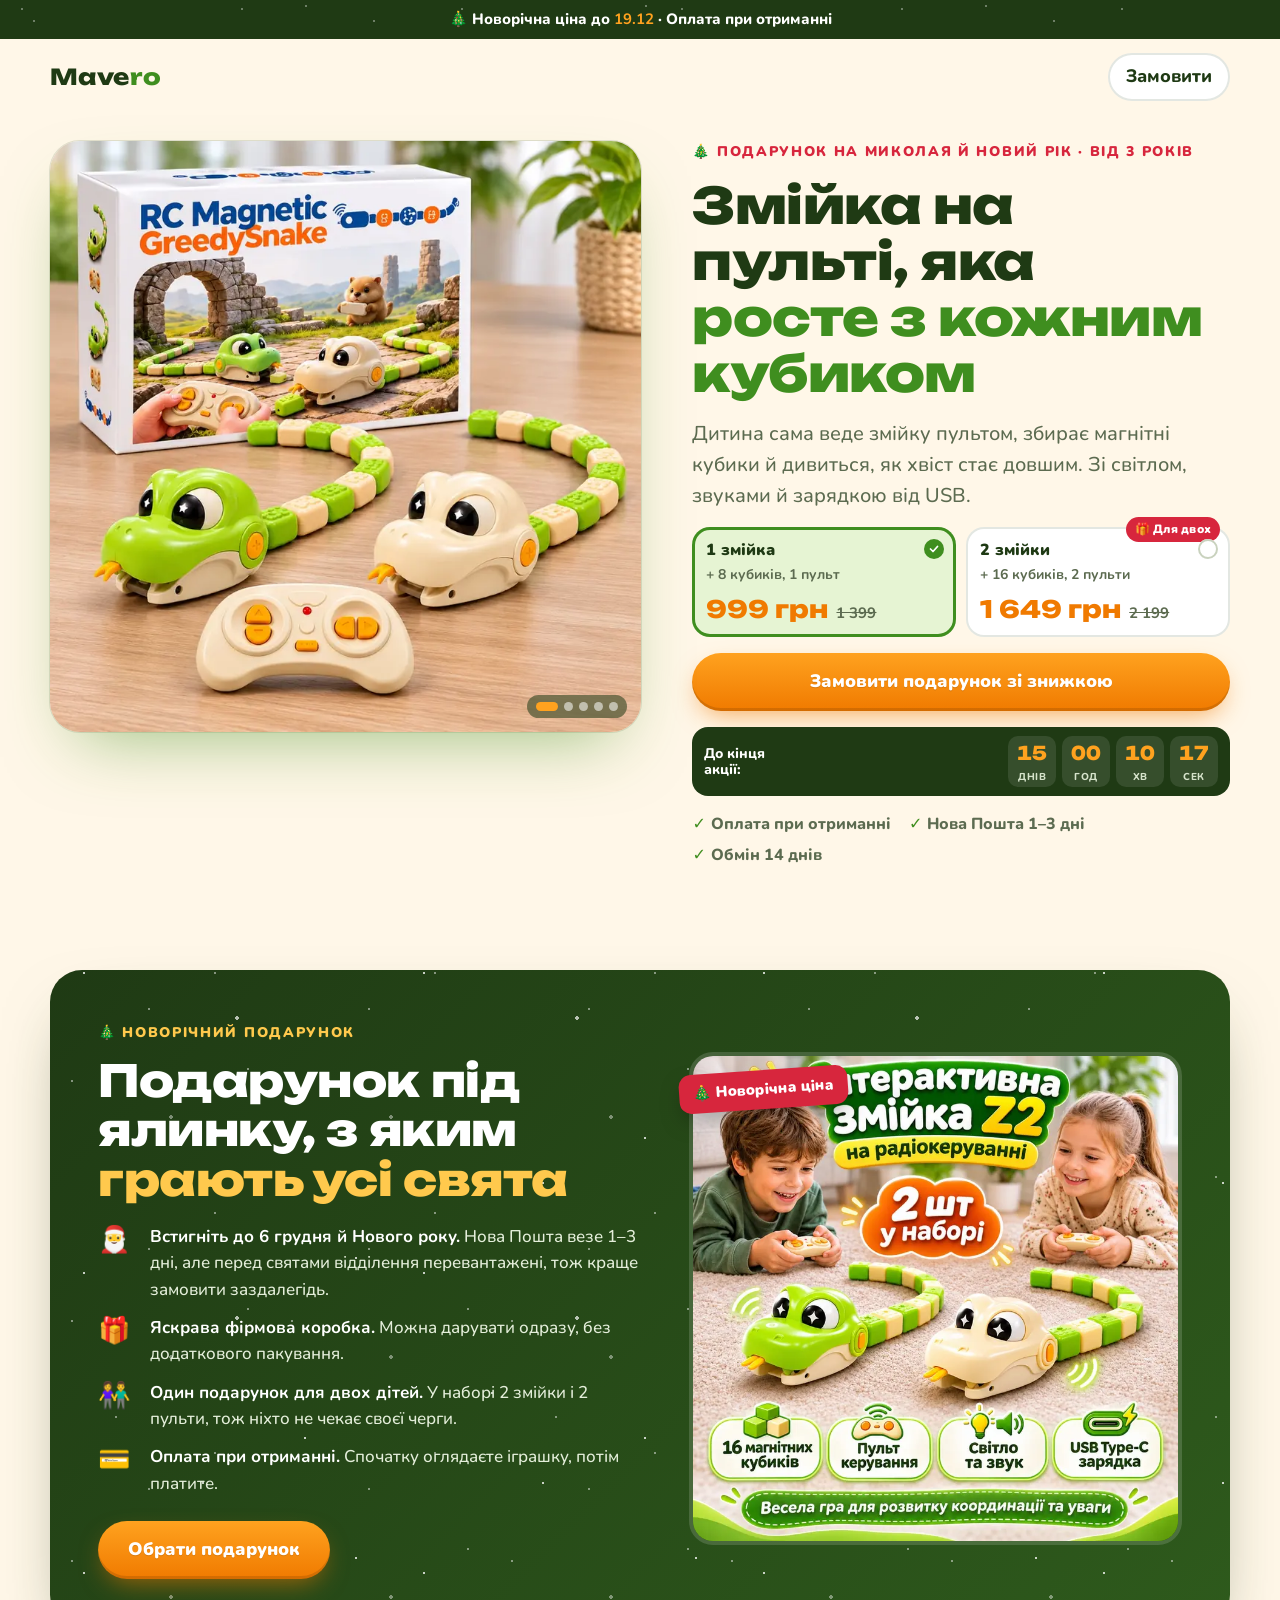
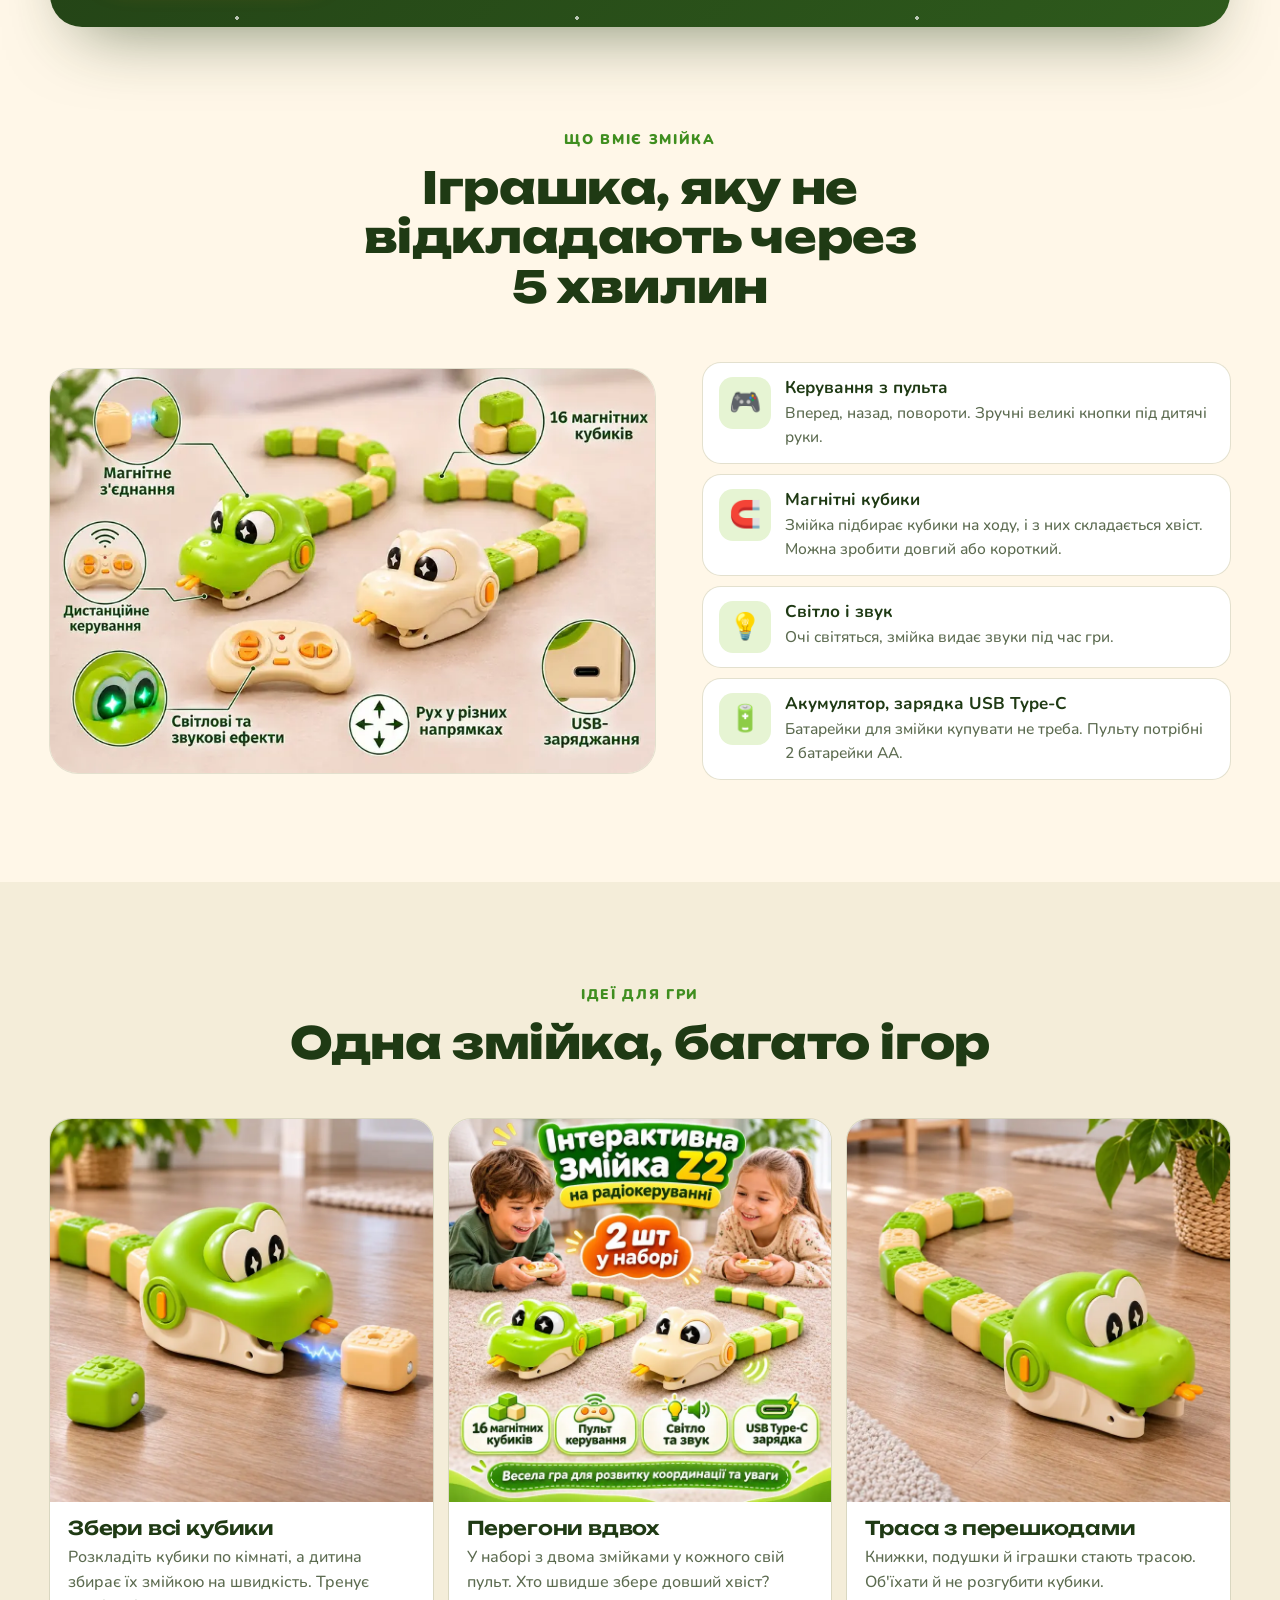
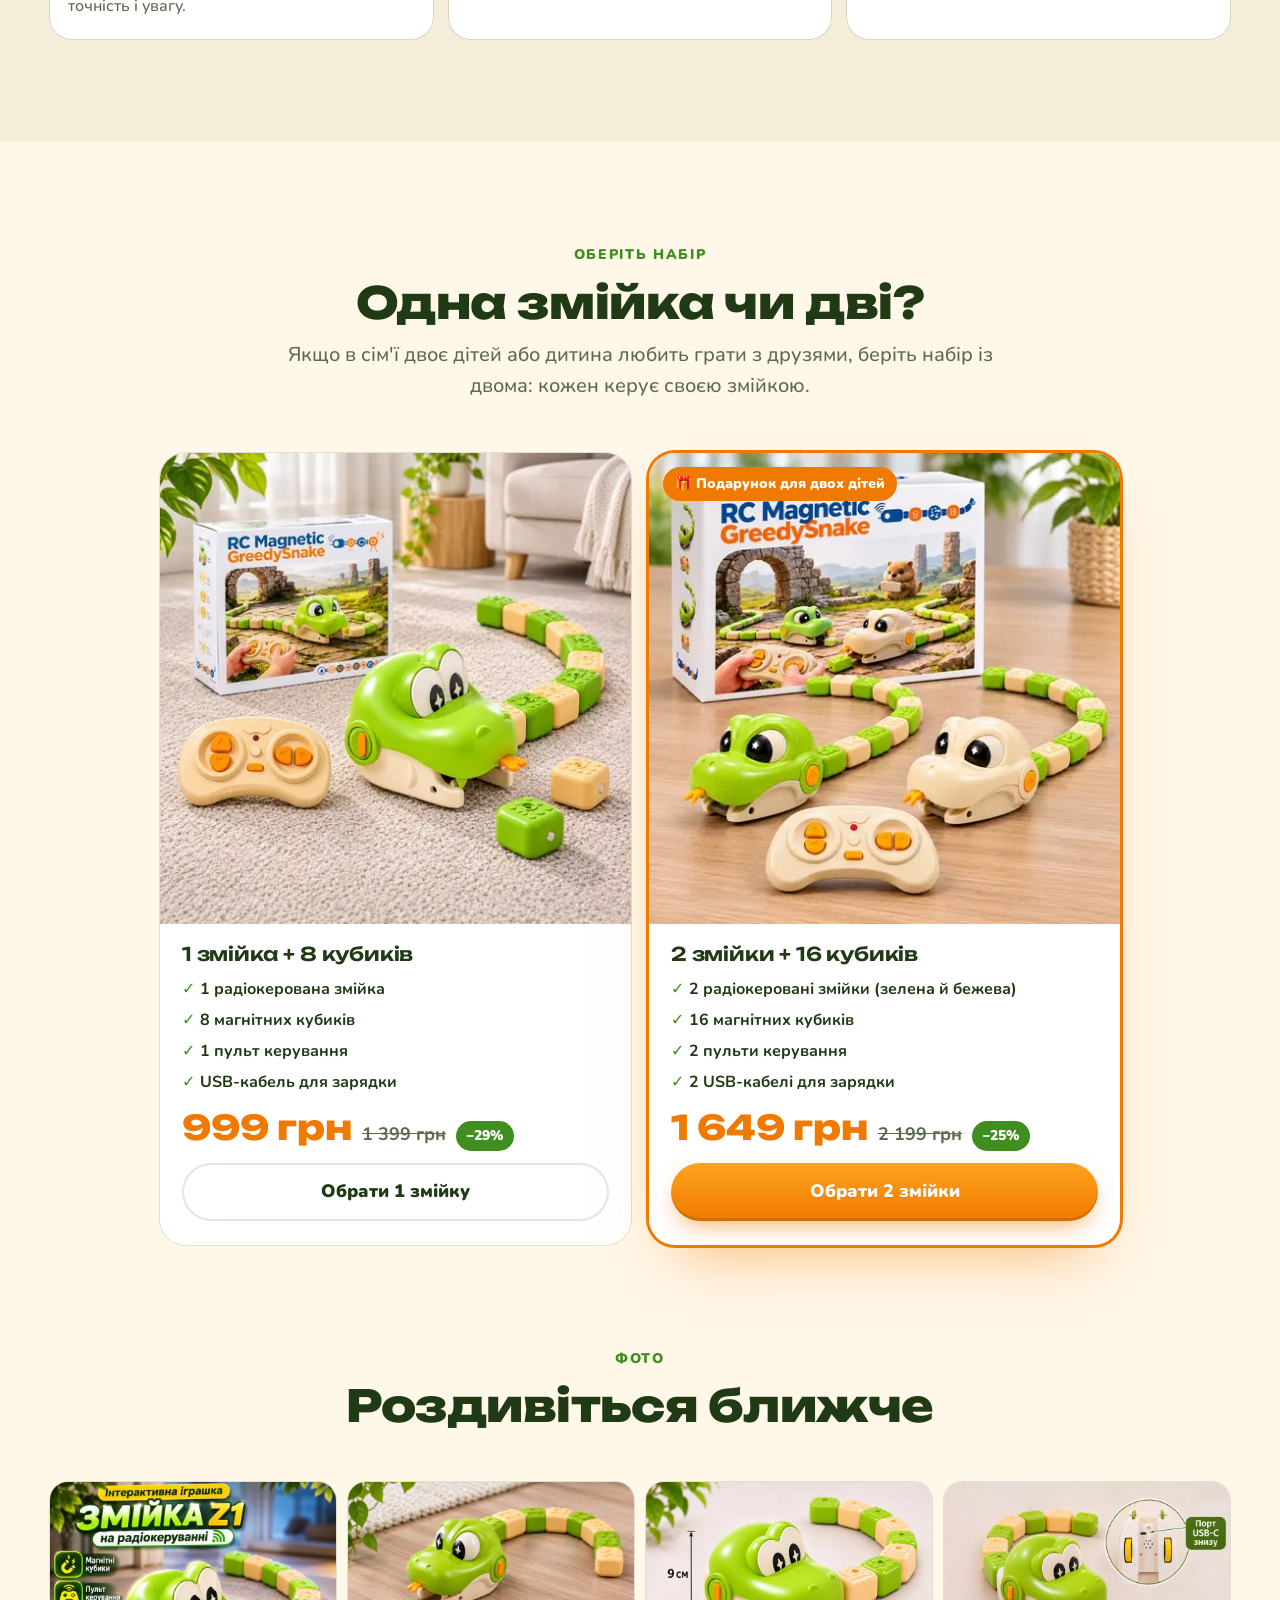
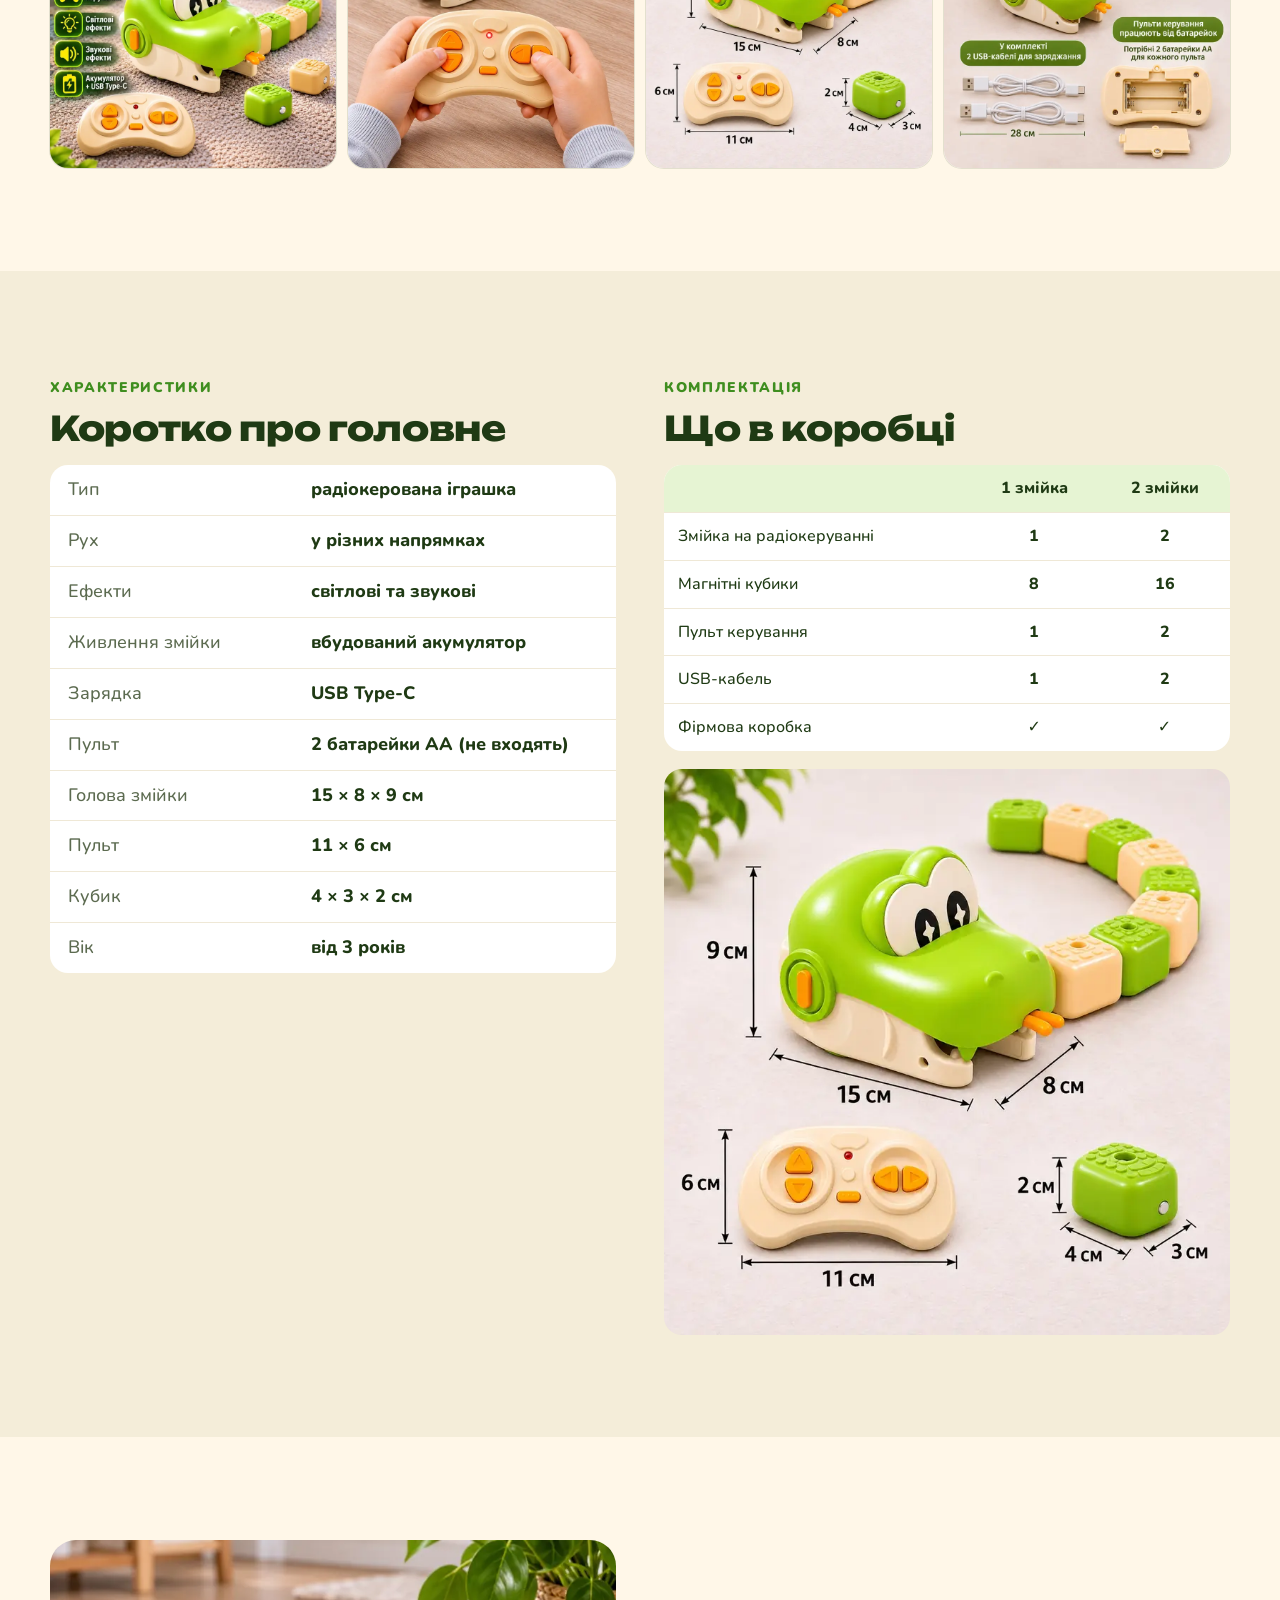
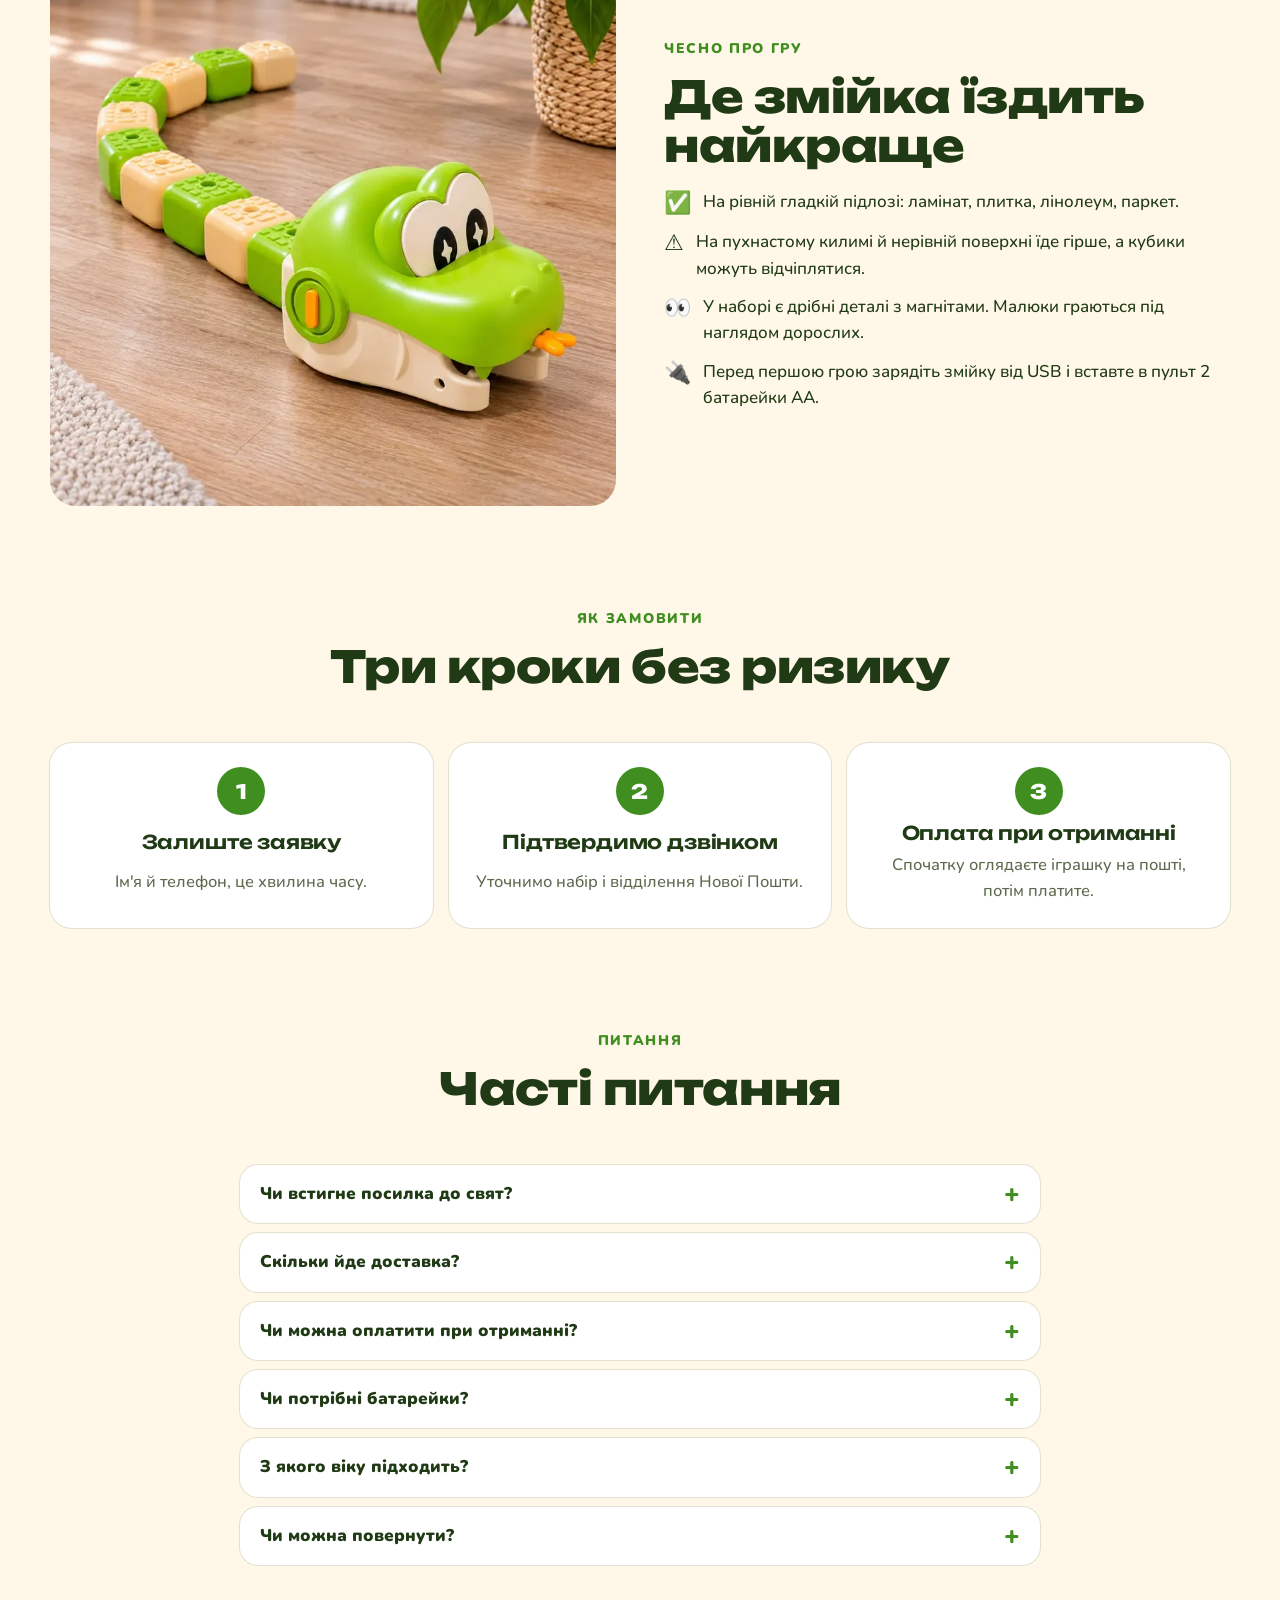
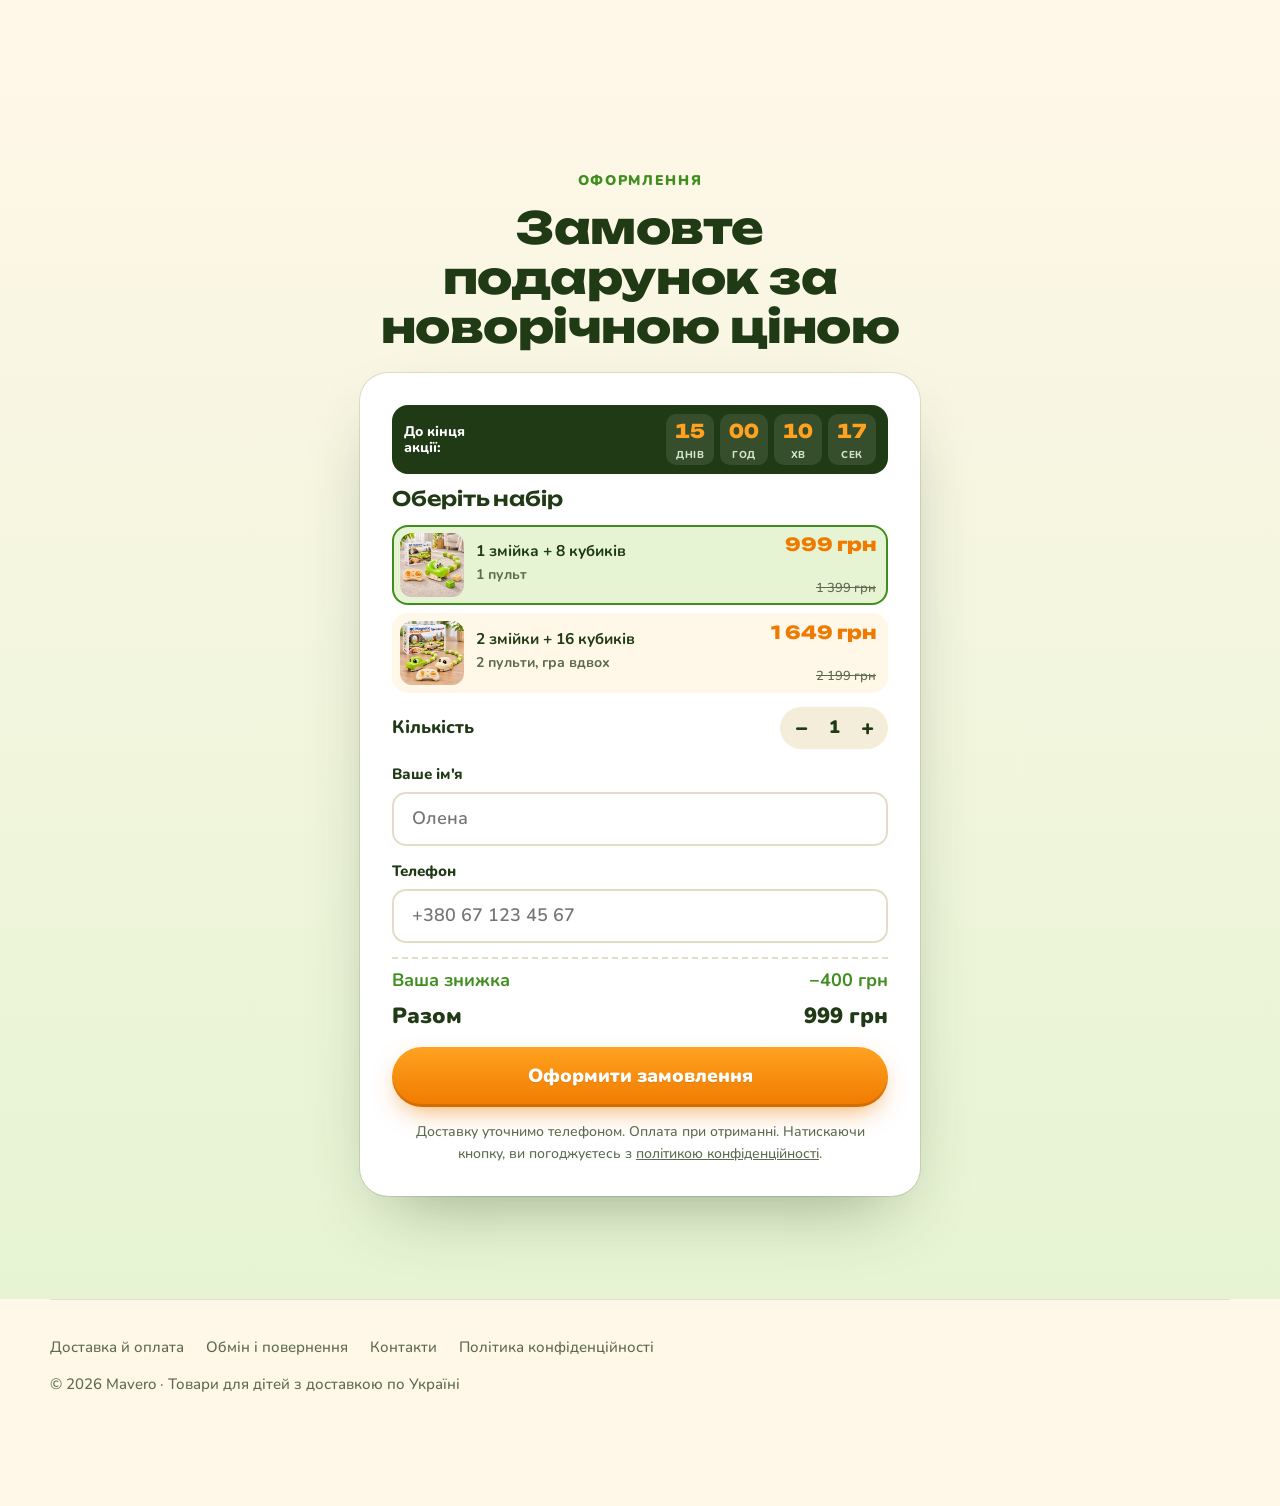
<file: index.html>
<!doctype html>
<html lang="uk">
<head>
<meta charset="utf-8">
<meta name="viewport" content="width=device-width, initial-scale=1">
<title>Радіокерована змійка з магнітними кубиками — Mavero</title>
<meta name="description" content="Змійка на пульті, яка збирає магнітні кубики й росте під час гри. Світло і звук, зарядка USB Type-C. 1 змійка за 999 грн або набір із 2 змійок за 1649 грн. Оплата при отриманні.">
<link rel="canonical" href="https://maverokids.com/">
<link rel="icon" href="/assets/favicon.svg" type="image/svg+xml">
<link rel="apple-touch-icon" href="/assets/apple-touch-icon.png">
<meta name="theme-color" content="#FFF7E8">
<meta property="og:type" content="website">
<meta property="og:site_name" content="Mavero">
<meta property="og:locale" content="uk_UA">
<meta property="og:title" content="Змійка на пульті: подарунок на Новий рік">
<meta property="og:description" content="Дитина сама керує змійкою, збирає кубики й будує хвіст. Оплата при отриманні.">
<meta property="og:url" content="https://maverokids.com/">
<meta property="og:image" content="https://maverokids.com/assets/og-zmiyka.jpg">
<meta property="og:image:width" content="1200">
<meta property="og:image:height" content="630">
<meta name="twitter:card" content="summary_large_image">
<meta name="facebook-domain-verification" content="hlm3x9qhmfwime8j03jnzneef9wisl">
<link rel="preconnect" href="https://fonts.googleapis.com">
<link rel="preconnect" href="https://fonts.gstatic.com" crossorigin>
<link href="https://fonts.googleapis.com/css2?family=Nunito:wght@500;700;800;900&family=Unbounded:wght@600;800&display=swap&subset=cyrillic" rel="stylesheet">
<link rel="preload" as="image" href="/assets/snake/two-box-800.webp" imagesrcset="/assets/snake/two-box-480.webp 480w, /assets/snake/two-box-800.webp 800w, /assets/snake/two-box-1200.webp 1200w" imagesizes="(max-width:900px) 67vw, 55vw" fetchpriority="high">
<style>
*,*::before,*::after{box-sizing:border-box}
html{-webkit-text-size-adjust:100%;scroll-behavior:smooth}
@media (prefers-reduced-motion:reduce){html{scroll-behavior:auto}*,.snowy::before,.snowy::after{animation:none!important;transition:none!important}}
:root{
  --bg:#FFF7E8; --bg-2:#F4EDD9; --card:#FFFFFF; --line:rgba(31,58,20,.12);
  --ink:#1F3A14; --muted:#5C6B50;
  --green:#7CC63B; --green-d:#3F8E1F; --green-l:#E6F4D3;
  --orange:#FFA21F; --orange-d:#F07A00;
  --deep:#1F3A14; --red:#D7263D; --red-d:#A8132A;
  --r:22px; --m:clamp(16px,4vw,40px); --sec:clamp(56px,8vw,110px);
  --h1:clamp(30px,3.9vw,50px); --h2:clamp(26px,3.6vw,44px);
}
body{margin:0;background:var(--bg);color:var(--ink);font:500 18px/1.55 "Nunito",system-ui,sans-serif;-webkit-font-smoothing:antialiased;overflow-x:hidden}
h1,h2,h3,p,ul,ol,figure,dl{margin:0;padding:0}
ul,ol{list-style:none}
img{display:block;max-width:100%;height:auto}
button{font:inherit;color:inherit;background:none;border:0;padding:0;cursor:pointer}
a{color:inherit}
h1,h2,h3{font-family:"Unbounded",sans-serif;font-weight:800;line-height:1.12;letter-spacing:-.01em}
h1{font-size:var(--h1)} h2{font-size:var(--h2)} h3{font-size:19px;font-weight:600}
.wrap{width:min(1180px,100% - 2*var(--m));margin-inline:auto}
.sec{padding-block:var(--sec)}
.eyebrow{display:inline-block;font-weight:900;font-size:14px;letter-spacing:.12em;text-transform:uppercase;color:var(--green-d)}
.lead{font-size:clamp(17px,1.6vw,20px);color:var(--muted)}
.center{text-align:center}
.sec-head{max-width:760px;margin:0 auto clamp(28px,5vw,52px);text-align:center;display:grid;gap:12px}
:focus-visible{outline:3px solid var(--orange-d);outline-offset:3px}
[hidden]{display:none!important}
.hp{position:absolute;left:-9999px;width:1px;height:1px;opacity:0}

/* кнопки */
.btn{display:inline-flex;align-items:center;justify-content:center;gap:10px;min-height:58px;padding:0 30px;border-radius:999px;
  background:linear-gradient(180deg,var(--orange),var(--orange-d));color:#fff;font-weight:900;font-size:18px;text-decoration:none;text-shadow:0 1px 0 rgba(0,0,0,.12);
  box-shadow:0 10px 26px -8px rgba(240,122,0,.65),inset 0 -3px 0 rgba(0,0,0,.12);transition:transform .15s,box-shadow .2s}
.btn:hover{transform:translateY(-2px);box-shadow:0 16px 36px -8px rgba(240,122,0,.8)}
.btn:active{transform:scale(.98)}
.btn-wide{width:100%}
.btn-ghost{background:#fff;color:var(--ink);text-shadow:none;box-shadow:inset 0 0 0 2px var(--line)}
.btn-ghost:hover{box-shadow:inset 0 0 0 2px var(--green)}

/* верхня смуга + шапка */
.topbar{background:var(--deep);color:#fff;text-align:center;font-weight:800;font-size:15px;padding:8px var(--m)}
.topbar b{color:var(--orange)}
@media (max-width:560px){.tb-x{display:none}.topbar{font-size:14px;padding-block:6px}}
.head{display:flex;align-items:center;justify-content:space-between;padding-block:14px}
.logo{font-family:"Unbounded",sans-serif;font-weight:800;font-size:22px;text-decoration:none;letter-spacing:.02em}
.logo span{color:var(--green-d)}
.head-cta{font-weight:800;text-decoration:none;padding:10px 18px;border-radius:999px;background:#fff;box-shadow:inset 0 0 0 2px var(--line)}
.head-cta:hover{box-shadow:inset 0 0 0 2px var(--green)}

/* hero */
.hero{display:grid;grid-template-columns:1.1fr 1fr;gap:clamp(24px,4vw,56px);align-items:start;padding-block:clamp(8px,2vw,28px) var(--sec)}
.hero-text{display:grid;gap:16px}
.hero h1 em{font-style:normal;color:var(--green-d)}
.hero-photo{position:relative;min-width:0}
.slides{display:flex;overflow-x:auto;scroll-snap-type:x mandatory;scrollbar-width:none;border-radius:30px;box-shadow:0 30px 70px -28px rgba(63,142,31,.55),0 0 0 1px var(--line);overscroll-behavior-x:contain;background:#fff}
.slides::-webkit-scrollbar{display:none}
.slides img{flex:0 0 100%;width:100%;aspect-ratio:1;object-fit:cover;scroll-snap-align:center;scroll-snap-stop:always}
.dots{position:absolute;right:14px;bottom:14px;display:flex;gap:6px;padding:7px 9px;border-radius:999px;background:rgba(31,58,20,.55);backdrop-filter:blur(6px)}
.dots button{width:9px;height:9px;border-radius:50%;background:rgba(255,255,255,.55);transition:width .2s,background .2s}
.dots button[aria-current="true"]{width:22px;border-radius:5px;background:var(--orange)}
.arr{position:absolute;top:50%;transform:translateY(-50%);width:46px;height:46px;border-radius:50%;background:rgba(255,255,255,.95);color:var(--ink);font-size:26px;font-weight:900;display:grid;place-items:center;box-shadow:0 8px 20px -6px rgba(0,0,0,.35);opacity:0;transition:opacity .2s}
.hero-photo:hover .arr{opacity:1}
.arr-l{left:14px}.arr-r{right:14px}
@media (hover:none){.arr{display:none}}

/* вибір набору */
.kits{display:grid;grid-template-columns:1fr 1fr;gap:10px}
.kit{position:relative;display:grid;gap:4px;padding:14px 14px 12px;border-radius:18px;background:#fff;box-shadow:inset 0 0 0 2px var(--line);cursor:pointer;transition:box-shadow .15s,background .15s}
.kit input{position:absolute;opacity:0;pointer-events:none}
.kit:has(input:checked){background:var(--green-l);box-shadow:inset 0 0 0 3px var(--green-d)}
.kit:has(input:focus-visible){outline:3px solid var(--orange-d);outline-offset:2px}
.kit .k-name{font-weight:900;font-size:16px;line-height:1.2}
.kit .k-sub{font-size:14px;color:var(--muted);font-weight:700}
.kit .k-price{display:flex;align-items:baseline;gap:8px;flex-wrap:wrap;margin-top:4px}
.kit .k-price b{font:800 24px "Unbounded",sans-serif;color:var(--orange-d)}
.kit .k-price s{color:var(--muted);font-weight:700;font-size:15px}
.kit .tag{position:absolute;top:-10px;right:10px;background:var(--orange-d);color:#fff;font-weight:900;font-size:12px;padding:3px 9px;border-radius:999px;letter-spacing:.02em}
.kit::after{content:"";position:absolute;top:12px;right:12px;width:20px;height:20px;border-radius:50%;box-shadow:inset 0 0 0 2px #C9D2BE;background:#fff}
.kit:has(input:checked)::after{background:var(--green-d) url("data:image/svg+xml,%3Csvg xmlns='http://www.w3.org/2000/svg' viewBox='0 0 24 24' fill='none' stroke='white' stroke-width='3.5' stroke-linecap='round' stroke-linejoin='round'%3E%3Cpath d='M5 12l5 5 9-10'/%3E%3C/svg%3E") center/62% no-repeat;box-shadow:none}
.kit .tag~.k-name{padding-right:0}
.kit .k-name{padding-right:26px}

.timer{display:flex;flex-wrap:nowrap;align-items:center;gap:6px;background:var(--deep);color:#fff;border-radius:16px;padding:9px 12px}
.t-lbl{font-weight:800;font-size:14px;line-height:1.15;margin-right:auto}
.t-box{min-width:48px;padding:5px 4px 4px;border-radius:10px;background:rgba(255,255,255,.1);text-align:center;line-height:1}
.t-box b{display:block;font:800 19px "Unbounded",sans-serif;color:var(--orange);font-variant-numeric:tabular-nums}
.t-box small{font-size:10px;font-weight:800;color:#D6E3CB;text-transform:uppercase;letter-spacing:.05em}
.ticks{display:flex;flex-wrap:wrap;gap:6px 18px;font-size:16px;font-weight:800;color:var(--muted)}
.ticks li::before{content:"✓ ";color:var(--green-d);font-weight:900}
@media (max-width:900px){
  .hero{grid-template-columns:1fr;padding-top:0}
  .hero-photo{order:-1}
  .slides{border-radius:22px}
  .hero-text{gap:14px}
  .hero .lead{font-size:17px}
}
@media (max-width:420px){.kit{padding:12px 10px 10px}.kit .k-name{font-size:14.5px}.kit .k-price b{font-size:21px}.t-box{min-width:40px}.t-box b{font-size:17px}}

/* новорічне: сніг і подарунковий блок */
.snowy{position:relative;isolation:isolate;overflow:hidden}
.snowy::before,.snowy::after{content:"";position:absolute;inset:-100% 0 0;z-index:-1;pointer-events:none;
  background-image:radial-gradient(3px 3px at 10% 20%,#fff 50%,transparent 51%),radial-gradient(2px 2px at 30% 60%,#fff 50%,transparent 51%),
   radial-gradient(4px 4px at 55% 35%,rgba(255,255,255,.9) 50%,transparent 51%),radial-gradient(2px 2px at 75% 75%,#fff 50%,transparent 51%),
   radial-gradient(3px 3px at 90% 15%,#fff 50%,transparent 51%),radial-gradient(2px 2px at 45% 90%,#fff 50%,transparent 51%);
  background-size:340px 300px;animation:snow 14s linear infinite;opacity:.75}
.snowy::after{background-size:220px 240px;animation-duration:9s;opacity:.45}
@keyframes snow{to{transform:translateY(50%)}}
.topbar.snowy::before,.topbar.snowy::after{opacity:.35}
.gift{background:linear-gradient(135deg,#1F3A14,#2E5A1C);color:#fff;border-radius:32px;padding:clamp(24px,4vw,48px);display:grid;grid-template-columns:1.1fr 1fr;gap:clamp(20px,4vw,48px);align-items:center;box-shadow:0 30px 70px -30px rgba(31,58,20,.6)}
.gift .eyebrow{color:#FFC94D}
.gift h2{color:#fff;margin-top:10px}
.gift h2 em{font-style:normal;color:#FFC94D}
.gift ul{display:grid;gap:12px;margin:20px 0 24px}
.gift li{display:grid;grid-template-columns:40px 1fr;gap:12px;align-items:start;font-size:17px;color:#E4EEDA}
.gift li span{font-size:26px;line-height:1.2}
.gift li b{color:#fff}
.gift .ph{position:relative}
.gift .ph img{border-radius:24px;width:100%;aspect-ratio:1;object-fit:cover;border:4px solid rgba(255,255,255,.15)}
.gift .ribbon{position:absolute;left:-10px;top:18px;background:var(--red);color:#fff;font-weight:900;font-size:15px;padding:8px 14px;border-radius:12px;transform:rotate(-4deg);box-shadow:0 10px 24px -8px rgba(0,0,0,.5)}
@media (max-width:860px){.gift{grid-template-columns:1fr;border-radius:24px}.gift .ph{order:-1}.gift .ph img{aspect-ratio:4/3}.gift .ribbon{left:10px}}
.hero .eyebrow{color:var(--red)}
.kit .tag,.offer .tag{background:var(--red)}
.offer.best{box-shadow:0 0 0 3px var(--red),0 30px 60px -30px rgba(215,38,61,.5)}

/* переваги */
.feat{display:grid;grid-template-columns:1.15fr 1fr;gap:clamp(20px,4vw,48px);align-items:center}
.feat > img{border-radius:28px;width:100%;aspect-ratio:3/2;object-fit:cover;box-shadow:0 0 0 1px var(--line)}
.feat-list{display:grid;gap:12px}
.feat-list li{display:grid;grid-template-columns:52px 1fr;gap:14px;align-items:start;background:#fff;border-radius:18px;padding:14px 16px;box-shadow:0 0 0 1px var(--line)}
.feat-list .ic{width:52px;height:52px;border-radius:14px;background:var(--green-l);display:grid;place-items:center;font-size:26px}
.feat-list b{display:block;font-size:17px;line-height:1.3}
.feat-list p{font-size:15.5px;color:var(--muted);margin-top:2px}
@media (max-width:860px){.feat{grid-template-columns:1fr}}

/* як грати */
.play{display:grid;grid-template-columns:repeat(3,1fr);gap:16px}
.play article{background:#fff;border-radius:var(--r);overflow:hidden;box-shadow:0 0 0 1px var(--line);display:grid;grid-template-rows:auto 1fr}
.play img{width:100%;aspect-ratio:1;object-fit:cover}
.play div{padding:16px 18px 20px;display:grid;gap:6px;align-content:start}
.play p{color:var(--muted);font-size:16px}
@media (max-width:820px){.play{grid-template-columns:1fr}.play article{grid-template-columns:42% 1fr;grid-template-rows:none}.play img{height:100%}.play div{padding:14px}.play h3{font-size:16px}.play p{font-size:15px}}

/* порівняння наборів */
.compare{display:grid;grid-template-columns:1fr 1fr;gap:18px;max-width:960px;margin-inline:auto}
.offer{position:relative;background:#fff;border-radius:26px;overflow:hidden;box-shadow:0 0 0 1px var(--line);display:grid;grid-template-rows:auto 1fr}
.offer.best{box-shadow:0 0 0 3px var(--orange-d),0 30px 60px -30px rgba(240,122,0,.6)}
.offer .tag{position:absolute;top:14px;left:14px;background:var(--orange-d);color:#fff;font-weight:900;font-size:14px;padding:6px 12px;border-radius:999px}
.offer img{width:100%;aspect-ratio:1;object-fit:cover}
.offer-b{padding:20px 22px 24px;display:grid;gap:12px;align-content:start}
.offer-b ul{display:grid;gap:6px;font-weight:700;font-size:16px}
.offer-b li::before{content:"✓ ";color:var(--green-d);font-weight:900}
.offer-p{display:flex;align-items:baseline;gap:10px;flex-wrap:wrap}
.offer-p b{font:800 34px "Unbounded",sans-serif;color:var(--orange-d)}
.offer-p s{color:var(--muted);font-weight:700}
.offer-p .badge{background:var(--green-d);color:#fff;font-weight:900;font-size:14px;padding:4px 10px;border-radius:999px}
@media (max-width:720px){.compare{grid-template-columns:1fr}.offer-p b{font-size:30px}}

/* галерея */
.gal{display:grid;grid-template-columns:repeat(4,1fr);gap:12px}
.gal button{border-radius:18px;overflow:hidden;box-shadow:0 0 0 1px var(--line);background:#fff}
.gal img{width:100%;aspect-ratio:1;object-fit:cover;transition:transform .3s}
.gal button:hover img{transform:scale(1.04)}
@media (max-width:720px){.gal{grid-template-columns:repeat(2,1fr);gap:10px}}
.lb{max-width:min(920px,100% - 24px);width:100%;background:transparent;color:#fff;margin-top:5vh}
.lb::backdrop{background:rgba(15,25,10,.9)}
.lb-in{position:relative}
.lb img{width:100%;max-height:80vh;object-fit:contain;border-radius:16px;background:#fff}
.lb .arr{opacity:1;display:grid}
.lb-x{position:absolute;top:-6px;right:-6px;transform:translateY(-100%);width:44px;height:44px;border-radius:50%;background:#fff;color:var(--ink);font-size:24px;font-weight:900}
.lb-n{text-align:center;margin-top:10px;font-weight:800}

/* характеристики */
.light{background:var(--bg-2)}
.ks{display:grid;grid-template-columns:1fr 1fr;gap:clamp(24px,4vw,48px);align-items:start}
.ks h2{font-size:clamp(24px,2.8vw,34px);margin:8px 0 18px}
.specs{border-radius:18px;overflow:hidden;background:#fff}
.specs div{display:grid;grid-template-columns:1fr 1.25fr;gap:14px;padding:11px 18px;border-top:1px solid #EFE8D6}
.specs div:first-child{border-top:0}
.specs dt{color:var(--muted)}.specs dd{margin:0;font-weight:800}
.kit-tbl{width:100%;border-collapse:collapse;background:#fff;border-radius:18px;overflow:hidden;font-size:16px}
.kit-tbl th,.kit-tbl td{padding:11px 14px;text-align:left;border-top:1px solid #EFE8D6}
.kit-tbl thead th{border-top:0;background:var(--green-l);font-weight:900}
.kit-tbl td:not(:first-child),.kit-tbl th:not(:first-child){text-align:center;font-weight:800;white-space:nowrap}
.ks .size{margin-top:18px;border-radius:18px;width:100%}
@media (max-width:860px){.ks{grid-template-columns:1fr}}

/* де грати */
.where{display:grid;grid-template-columns:1fr 1fr;gap:clamp(20px,4vw,48px);align-items:center}
.where img{border-radius:26px;width:100%;aspect-ratio:1;object-fit:cover}
.where ul{display:grid;gap:12px;margin-top:18px}
.where li{display:flex;gap:12px;align-items:flex-start;font-size:17px}
.where li span{font-size:22px;line-height:1.3}
@media (max-width:820px){.where{grid-template-columns:1fr}.where img{aspect-ratio:4/3}}

/* як замовити */
.how{display:grid;grid-template-columns:repeat(3,1fr);gap:16px}
.how div{background:#fff;box-shadow:0 0 0 1px var(--line);border-radius:var(--r);padding:24px;display:grid;gap:8px;text-align:center;justify-items:center}
.how .n{width:48px;height:48px;border-radius:50%;background:var(--green-d);color:#fff;display:grid;place-items:center;font:800 20px "Unbounded",sans-serif}
.how p{color:var(--muted);font-size:16.5px}
@media (max-width:760px){.how{grid-template-columns:1fr}.how div{grid-template-columns:auto 1fr;text-align:left;justify-items:start;column-gap:16px;padding:16px 18px}.how .n{grid-row:span 2}}

/* питання */
.faq{max-width:800px;margin-inline:auto;display:grid;gap:10px}
.faq details{background:#fff;border-radius:18px;box-shadow:0 0 0 1px var(--line)}
.faq summary{list-style:none;cursor:pointer;padding:16px 50px 16px 20px;font-weight:900;font-size:17px;position:relative}
.faq summary::-webkit-details-marker{display:none}
.faq summary::after{content:"+";position:absolute;right:20px;top:50%;transform:translateY(-50%);font-size:26px;color:var(--green-d);font-weight:900}
.faq details[open] summary::after{content:"–"}
.faq details p{padding:0 20px 18px;color:var(--muted);font-size:16.5px}

/* замовлення */
.order-sec{background:linear-gradient(180deg,var(--bg),var(--green-l))}
.order{max-width:560px;margin-inline:auto;display:grid;gap:22px}
.order .sec-head{margin-bottom:0}
.form{background:#fff;border-radius:28px;padding:clamp(20px,3vw,32px);display:grid;gap:14px;box-shadow:0 30px 70px -30px rgba(31,58,20,.45),0 0 0 1px var(--line)}
.form h3{font-size:20px}
.f-kits{display:grid;gap:8px}
.f-kit{display:grid;grid-template-columns:64px 1fr auto;gap:12px;align-items:center;background:var(--bg);border-radius:16px;padding:8px 12px 8px 8px;box-shadow:inset 0 0 0 2px transparent;cursor:pointer}
.f-kit input{position:absolute;opacity:0;pointer-events:none}
.f-kit:has(input:checked){background:var(--green-l);box-shadow:inset 0 0 0 2px var(--green-d)}
.f-kit:has(input:focus-visible){outline:3px solid var(--orange-d);outline-offset:2px}
.f-kit img{width:64px;height:64px;border-radius:12px;object-fit:cover}
.f-kit b{display:block;font-size:15.5px;line-height:1.25}
.f-kit small{color:var(--muted);font-size:14px;font-weight:700}
.f-kit .p{text-align:right;line-height:1.15}
.f-kit .p b{font:800 18px "Unbounded",sans-serif;color:var(--orange-d)}
.f-kit .p s{font-size:13px;color:var(--muted)}
.qrow{display:flex;justify-content:space-between;align-items:center;font-weight:800}
.qty{display:flex;align-items:center;border-radius:999px;background:var(--bg-2)}
.qty button{width:42px;height:42px;font-size:22px;font-weight:900}
.qty output{min-width:24px;text-align:center;font-weight:900}
.field{display:grid;gap:6px;font-weight:800;font-size:15px}
.field input{font:inherit;font-size:18px;font-weight:600;min-height:54px;padding:0 18px;border-radius:14px;border:2px solid #E3DCC8;background:#fff;color:var(--ink)}
.field input:focus{outline:0;border-color:var(--green-d)}
.field input[aria-invalid="true"]{border-color:#D3174F}
.field-err{color:#D3174F;font-weight:700;font-size:14px}
.field-err:empty{display:none}
.sum{display:grid;gap:4px;padding-top:8px;border-top:2px dashed #E3DCC8}
.sum div{display:flex;justify-content:space-between;font-weight:700}
.sum .save{color:var(--green-d)}
.sum .total{font-size:22px;font-weight:900}
.form .btn{min-height:60px;font-size:19px}
.form-note{font-size:14px;color:var(--muted);text-align:center}
.form-err{color:#D3174F;font-weight:800;text-align:center}
.form-err:empty{display:none}
@media (max-width:560px){
  .form{gap:12px;padding:16px 14px;border-radius:22px}
  .f-kit{grid-template-columns:52px 1fr auto;gap:10px}.f-kit img{width:52px;height:52px}.f-kit b{font-size:14px}.f-kit .p b{font-size:16px}
  .field input{min-height:50px}
  .form .btn{min-height:56px;font-size:18px}
  .form-note{font-size:12.5px;line-height:1.4}
}

/* дякуємо */
#thanks{border:0;border-radius:28px;padding:0;max-width:440px;width:calc(100% - 32px);background:#fff;color:var(--ink)}
#thanks::backdrop{background:rgba(15,25,10,.65);backdrop-filter:blur(4px)}
.thanks{padding:34px 28px;display:grid;gap:12px;text-align:center}
.thanks .big{font-size:56px}
.thanks p{color:var(--muted)}

/* підвал */
.foot{border-top:1px solid var(--line);padding-block:36px 110px;color:var(--muted);font-size:15px;display:grid;gap:14px}
.foot nav{display:flex;flex-wrap:wrap;gap:8px 22px}
.foot a{text-decoration:none}.foot a:hover{color:var(--green-d)}

/* закріплена кнопка на телефоні */
.sticky{position:fixed;left:0;right:0;bottom:0;z-index:20;display:none;align-items:center;gap:12px;padding:10px var(--m) calc(10px + env(safe-area-inset-bottom));
  background:rgba(255,255,255,.94);backdrop-filter:blur(10px);border-top:1px solid var(--line);transition:transform .25s}
.sticky .p{line-height:1.1}.sticky .p small{display:block;font-size:13px;color:var(--muted);font-weight:800}.sticky .p b{font:800 21px "Unbounded",sans-serif;color:var(--orange-d)}
.sticky .btn{flex:1;min-height:52px}
.sticky.off{transform:translateY(110%)}
@media (max-width:760px){.sticky{display:flex}}
</style>
</head>
<body>

<div class="topbar snowy">🎄 Новорічна ціна до <b data-tend>19.12</b><span class="tb-x"> · Оплата при отриманні</span></div>

<header class="wrap head">
  <a class="logo" href="/">Mave<span>ro</span></a>
  <a class="head-cta" href="#order" data-buy>Замовити</a>
</header>

<main id="top">
  <section class="wrap hero">
    <figure class="hero-photo">
      <div class="slides" data-slides aria-label="Фото змійки, гортайте">
        <img src="/assets/snake/two-box-800.webp" srcset="/assets/snake/two-box-480.webp 480w, /assets/snake/two-box-800.webp 800w, /assets/snake/two-box-1200.webp 1200w" sizes="(max-width:900px) 67vw, 50vw" width="1200" height="1200" alt="Дві радіокеровані змійки з магнітними кубиками, пульт і коробка" fetchpriority="high">
        <img src="/assets/snake/z2-cover-800.webp" srcset="/assets/snake/z2-cover-480.webp 480w, /assets/snake/z2-cover-800.webp 800w, /assets/snake/z2-cover-1200.webp 1200w" sizes="(max-width:900px) 67vw, 50vw" width="1200" height="1200" alt="Діти грають двома змійками на пультах" loading="lazy">
        <img src="/assets/snake/hands-800.webp" srcset="/assets/snake/hands-480.webp 480w, /assets/snake/hands-800.webp 800w, /assets/snake/hands-1200.webp 1200w" sizes="(max-width:900px) 67vw, 50vw" width="1200" height="1200" alt="Дитина тримає пульт, змійка їде по підлозі" loading="lazy">
        <img src="/assets/snake/floor-800.webp" srcset="/assets/snake/floor-480.webp 480w, /assets/snake/floor-800.webp 800w, /assets/snake/floor-1200.webp 1200w" sizes="(max-width:900px) 67vw, 50vw" width="1200" height="1200" alt="Зелена змійка з довгим хвостом із кубиків на підлозі" loading="lazy">
        <img src="/assets/snake/head-800.webp" srcset="/assets/snake/head-480.webp 480w, /assets/snake/head-800.webp 800w, /assets/snake/head-1200.webp 1200w" sizes="(max-width:900px) 67vw, 50vw" width="1200" height="1200" alt="Змійка підбирає магнітний кубик" loading="lazy">
      </div>
      <button class="arr arr-l" type="button" data-arr="-1" aria-label="Попереднє фото">‹</button>
      <button class="arr arr-r" type="button" data-arr="1" aria-label="Наступне фото">›</button>
      <div class="dots" data-dots></div>
    </figure>

    <div class="hero-text">
      <span class="eyebrow">🎄 Подарунок на Миколая й Новий рік · від 3 років</span>
      <h1>Змійка на пульті, яка <em>росте з кожним кубиком</em></h1>
      <p class="lead">Дитина сама веде змійку пультом, збирає магнітні кубики й дивиться, як хвіст стає довшим. Зі світлом, звуками й зарядкою від USB.</p>

      <div class="kits" role="radiogroup" aria-label="Оберіть набір">
        <label class="kit">
          <input type="radio" name="kit-hero" value="C1" checked>
          <span class="k-name">1 змійка</span>
          <span class="k-sub">+ 8 кубиків, 1 пульт</span>
          <span class="k-price"><b><span data-kprice="C1">999</span> грн</b><s><span data-kold="C1">1399</span></s></span>
        </label>
        <label class="kit">
          <input type="radio" name="kit-hero" value="C2">
          <span class="tag">🎁 Для двох</span>
          <span class="k-name">2 змійки</span>
          <span class="k-sub">+ 16 кубиків, 2 пульти</span>
          <span class="k-price"><b><span data-kprice="C2">1649</span> грн</b><s><span data-kold="C2">2199</span></s></span>
        </label>
      </div>

      <a class="btn btn-wide" href="#order" data-buy>Замовити подарунок зі знижкою</a>

      <div class="timer" data-timer>
        <span class="t-lbl">До кінця<br>акції:</span>
        <div class="t-box"><b data-t="d">00</b><small>днів</small></div>
        <div class="t-box"><b data-t="h">00</b><small>год</small></div>
        <div class="t-box"><b data-t="m">00</b><small>хв</small></div>
        <div class="t-box"><b data-t="s">00</b><small>сек</small></div>
      </div>
      <ul class="ticks">
        <li>Оплата при отриманні</li>
        <li>Нова Пошта 1–3 дні</li>
        <li>Обмін 14 днів</li>
      </ul>
    </div>
  </section>
</main>

<!-- Новорічний подарунок -->
<section class="wrap" style="padding-bottom:var(--sec)">
  <div class="gift snowy">
    <div>
      <span class="eyebrow">🎄 Новорічний подарунок</span>
      <h2>Подарунок під ялинку, з яким <em>грають усі свята</em></h2>
      <ul>
        <li><span>🎅</span><div><b>Встигніть до 6 грудня й Нового року.</b> Нова Пошта везе 1–3 дні, але перед святами відділення перевантажені, тож краще замовити заздалегідь.</div></li>
        <li><span>🎁</span><div><b>Яскрава фірмова коробка.</b> Можна дарувати одразу, без додаткового пакування.</div></li>
        <li><span>👫</span><div><b>Один подарунок для двох дітей.</b> У наборі 2 змійки і 2 пульти, тож ніхто не чекає своєї черги.</div></li>
        <li><span>💳</span><div><b>Оплата при отриманні.</b> Спочатку оглядаєте іграшку, потім платите.</div></li>
      </ul>
      <a class="btn" href="#order" data-buy>Обрати подарунок</a>
    </div>
    <div class="ph">
      <img src="/assets/snake/z2-cover-800.webp" srcset="/assets/snake/z2-cover-480.webp 480w, /assets/snake/z2-cover-800.webp 800w, /assets/snake/z2-cover-1200.webp 1200w" sizes="(max-width:860px) 67vw, 45vw" width="1200" height="1200" loading="lazy" alt="Діти грають двома змійками на пультах">
      <span class="ribbon">🎄 Новорічна ціна</span>
    </div>
  </div>
</section>

<!-- Що вміє -->
<section class="wrap sec" style="padding-top:0">
  <div class="sec-head">
    <span class="eyebrow">Що вміє змійка</span>
    <h2>Іграшка, яку не відкладають через 5&nbsp;хвилин</h2>
  </div>
  <div class="feat">
    <img src="/assets/snake/features-800.webp" srcset="/assets/snake/features-480.webp 480w, /assets/snake/features-800.webp 800w, /assets/snake/features-1200.webp 1200w" sizes="(max-width:860px) 67vw, 55vw" width="1200" height="800" loading="lazy" alt="Можливості змійки: магнітне з'єднання, пульт, світло і звук, рух у різних напрямках, USB-зарядка">
    <ul class="feat-list">
      <li><span class="ic">🎮</span><div><b>Керування з пульта</b><p>Вперед, назад, повороти. Зручні великі кнопки під дитячі руки.</p></div></li>
      <li><span class="ic">🧲</span><div><b>Магнітні кубики</b><p>Змійка підбирає кубики на ходу, і з них складається хвіст. Можна зробити довгий або короткий.</p></div></li>
      <li><span class="ic">💡</span><div><b>Світло і звук</b><p>Очі світяться, змійка видає звуки під час гри.</p></div></li>
      <li><span class="ic">🔋</span><div><b>Акумулятор, зарядка USB Type-C</b><p>Батарейки для змійки купувати не треба. Пульту потрібні 2 батарейки AA.</p></div></li>
    </ul>
  </div>
</section>

<!-- Як грати -->
<section class="light sec">
  <div class="wrap">
    <div class="sec-head">
      <span class="eyebrow">Ідеї для гри</span>
      <h2>Одна змійка, багато ігор</h2>
    </div>
    <div class="play">
      <article><img src="/assets/snake/head-800.webp" width="640" height="640" loading="lazy" alt="Змійка під'їжджає до кубика"><div><h3>Збери всі кубики</h3><p>Розкладіть кубики по кімнаті, а дитина збирає їх змійкою на швидкість. Тренує точність і увагу.</p></div></article>
      <article><img src="/assets/snake/z2-cover-800.webp" width="640" height="640" loading="lazy" alt="Двоє дітей керують змійками"><div><h3>Перегони вдвох</h3><p>У наборі з двома змійками у кожного свій пульт. Хто швидше збере довший хвіст?</p></div></article>
      <article><img src="/assets/snake/floor-800.webp" width="640" height="640" loading="lazy" alt="Змійка з довгим хвостом"><div><h3>Траса з перешкодами</h3><p>Книжки, подушки й іграшки стають трасою. Об'їхати й не розгубити кубики.</p></div></article>
    </div>
  </div>
</section>

<!-- Набори -->
<section class="wrap sec" id="kits">
  <div class="sec-head">
    <span class="eyebrow">Оберіть набір</span>
    <h2>Одна змійка чи дві?</h2>
    <p class="lead">Якщо в сім'ї двоє дітей або дитина любить грати з друзями, беріть набір із двома: кожен керує своєю змійкою.</p>
  </div>
  <div class="compare">
    <article class="offer">
      <img src="/assets/snake/one-box-800.webp" srcset="/assets/snake/one-box-480.webp 480w, /assets/snake/one-box-800.webp 800w, /assets/snake/one-box-1200.webp 1200w" sizes="(max-width:720px) 67vw, 480px" width="1200" height="1200" loading="lazy" alt="Набір: 1 змійка, 8 кубиків, пульт">
      <div class="offer-b">
        <h3>1 змійка + 8 кубиків</h3>
        <ul><li>1 радіокерована змійка</li><li>8 магнітних кубиків</li><li>1 пульт керування</li><li>USB-кабель для зарядки</li></ul>
        <div class="offer-p"><b><span data-kprice="C1">999</span> грн</b><s><span data-kold="C1">1399</span> грн</s><span class="badge">−<span data-kpct="C1">29</span>%</span></div>
        <a class="btn btn-ghost btn-wide" href="#order" data-pick="C1">Обрати 1 змійку</a>
      </div>
    </article>
    <article class="offer best">
      <span class="tag">🎁 Подарунок для двох дітей</span>
      <img src="/assets/snake/two-box-800.webp" srcset="/assets/snake/two-box-480.webp 480w, /assets/snake/two-box-800.webp 800w, /assets/snake/two-box-1200.webp 1200w" sizes="(max-width:720px) 67vw, 480px" width="1200" height="1200" loading="lazy" alt="Набір: 2 змійки, 16 кубиків, 2 пульти">
      <div class="offer-b">
        <h3>2 змійки + 16 кубиків</h3>
        <ul><li>2 радіокеровані змійки (зелена й бежева)</li><li>16 магнітних кубиків</li><li>2 пульти керування</li><li>2 USB-кабелі для зарядки</li></ul>
        <div class="offer-p"><b><span data-kprice="C2">1649</span> грн</b><s><span data-kold="C2">2199</span> грн</s><span class="badge">−<span data-kpct="C2">25</span>%</span></div>
        <a class="btn btn-wide" href="#order" data-pick="C2">Обрати 2 змійки</a>
      </div>
    </article>
  </div>
</section>

<!-- Галерея -->
<section class="wrap sec" style="padding-top:0">
  <div class="sec-head"><span class="eyebrow">Фото</span><h2>Роздивіться ближче</h2></div>
  <div class="gal" data-gal>
    <button type="button"><img src="/assets/snake/z1-cover-800.webp" data-full="/assets/snake/z1-cover-1200.webp" width="640" height="640" loading="lazy" alt="Змійка, пульт і можливості іграшки"></button>
    <button type="button"><img src="/assets/snake/hands-800.webp" data-full="/assets/snake/hands-1200.webp" width="640" height="640" loading="lazy" alt="Дитина керує змійкою з пульта"></button>
    <button type="button"><img src="/assets/snake/size-800.webp" data-full="/assets/snake/size-1200.webp" width="640" height="640" loading="lazy" alt="Розміри змійки, пульта й кубика"></button>
    <button type="button"><img src="/assets/snake/charging-800.webp" data-full="/assets/snake/charging-1200.webp" width="640" height="640" loading="lazy" alt="Зарядка USB Type-C і батарейки для пульта"></button>
  </div>
</section>

<!-- Характеристики -->
<section class="light sec">
  <div class="wrap ks">
    <div>
      <span class="eyebrow">Характеристики</span>
      <h2>Коротко про головне</h2>
      <dl class="specs">
        <div><dt>Тип</dt><dd>радіокерована іграшка</dd></div>
        <div><dt>Рух</dt><dd>у різних напрямках</dd></div>
        <div><dt>Ефекти</dt><dd>світлові та звукові</dd></div>
        <div><dt>Живлення змійки</dt><dd>вбудований акумулятор</dd></div>
        <div><dt>Зарядка</dt><dd>USB Type-C</dd></div>
        <div><dt>Пульт</dt><dd>2 батарейки AA (не входять)</dd></div>
        <div><dt>Голова змійки</dt><dd>15 × 8 × 9 см</dd></div>
        <div><dt>Пульт</dt><dd>11 × 6 см</dd></div>
        <div><dt>Кубик</dt><dd>4 × 3 × 2 см</dd></div>
        <div><dt>Вік</dt><dd>від 3 років</dd></div>
      </dl>
    </div>
    <div>
      <span class="eyebrow">Комплектація</span>
      <h2>Що в коробці</h2>
      <table class="kit-tbl">
        <thead><tr><th></th><th>1 змійка</th><th>2 змійки</th></tr></thead>
        <tbody>
          <tr><td>Змійка на радіокеруванні</td><td>1</td><td>2</td></tr>
          <tr><td>Магнітні кубики</td><td>8</td><td>16</td></tr>
          <tr><td>Пульт керування</td><td>1</td><td>2</td></tr>
          <tr><td>USB-кабель</td><td>1</td><td>2</td></tr>
          <tr><td>Фірмова коробка</td><td>✓</td><td>✓</td></tr>
        </tbody>
      </table>
      <img class="size" src="/assets/snake/size-800.webp" width="640" height="640" loading="lazy" alt="Розміри змійки 15×8×9 см, пульта 11×6 см, кубика 4×3×2 см">
    </div>
  </div>
</section>

<!-- Де грати -->
<section class="wrap sec">
  <div class="where">
    <img src="/assets/snake/floor-800.webp" srcset="/assets/snake/floor-480.webp 480w, /assets/snake/floor-800.webp 800w, /assets/snake/floor-1200.webp 1200w" sizes="(max-width:820px) 67vw, 50vw" width="1200" height="1200" loading="lazy" alt="Змійка на ламінаті">
    <div>
      <span class="eyebrow">Чесно про гру</span>
      <h2 style="margin-top:10px">Де змійка їздить найкраще</h2>
      <ul>
        <li><span>✅</span><div>На рівній гладкій підлозі: ламінат, плитка, лінолеум, паркет.</div></li>
        <li><span>⚠️</span><div>На пухнастому килимі й нерівній поверхні їде гірше, а кубики можуть відчіплятися.</div></li>
        <li><span>👀</span><div>У наборі є дрібні деталі з магнітами. Малюки граються під наглядом дорослих.</div></li>
        <li><span>🔌</span><div>Перед першою грою зарядіть змійку від USB і вставте в пульт 2 батарейки AA.</div></li>
      </ul>
    </div>
  </div>
</section>

<!-- Як замовити -->
<section class="wrap sec" style="padding-top:0">
  <div class="sec-head"><span class="eyebrow">Як замовити</span><h2>Три кроки без ризику</h2></div>
  <div class="how">
    <div><span class="n">1</span><h3>Залиште заявку</h3><p>Ім'я й телефон, це хвилина часу.</p></div>
    <div><span class="n">2</span><h3>Підтвердимо дзвінком</h3><p>Уточнимо набір і відділення Нової Пошти.</p></div>
    <div><span class="n">3</span><h3>Оплата при отриманні</h3><p>Спочатку оглядаєте іграшку на пошті, потім платите.</p></div>
  </div>
</section>

<!-- Питання -->
<section class="wrap sec" style="padding-top:0">
  <div class="sec-head"><span class="eyebrow">Питання</span><h2>Часті питання</h2></div>
  <div class="faq">
    <details><summary>Чи встигне посилка до свят?</summary><p>Відправляємо після підтвердження замовлення телефоном, Нова Пошта зазвичай везе 1–3 дні. Перед Миколаєм (6 грудня) і Новим роком відділення завантажені, тож радимо замовити заздалегідь.</p></details>
    <details><summary>Скільки йде доставка?</summary><p>Новою Поштою по всій Україні, зазвичай 1–3 дні. Відправляємо після підтвердження замовлення телефоном. <a href="/dostavka">Детальніше про доставку</a>.</p></details>
    <details><summary>Чи можна оплатити при отриманні?</summary><p>Так. Ви оглядаєте посилку у відділенні й оплачуєте, тільки якщо все гаразд.</p></details>
    <details><summary>Чи потрібні батарейки?</summary><p>Змійка заряджається від USB Type-C, кабель є в комплекті. Пульту потрібні 2 батарейки AA, вони в комплект не входять.</p></details>
    <details><summary>З якого віку підходить?</summary><p>Виробник вказує вік від 3 років. У наборі є дрібні деталі з магнітами, тому з молодшими дітьми грайте разом.</p></details>
    <details><summary>Чи можна повернути?</summary><p>Так, протягом 14 днів можна обміняти або повернути іграшку. <a href="/povernennya">Умови обміну й повернення</a>.</p></details>
  </div>
</section>

<!-- Замовлення -->
<section class="order-sec sec" id="order">
  <div class="wrap order">
    <div class="sec-head">
      <span class="eyebrow">Оформлення</span>
      <h2>Замовте подарунок за новорічною ціною</h2>
    </div>
    <form class="form" id="order-form" novalidate>
      <div class="timer" data-timer>
        <span class="t-lbl">До кінця<br>акції:</span>
        <div class="t-box"><b data-t="d">00</b><small>днів</small></div>
        <div class="t-box"><b data-t="h">00</b><small>год</small></div>
        <div class="t-box"><b data-t="m">00</b><small>хв</small></div>
        <div class="t-box"><b data-t="s">00</b><small>сек</small></div>
      </div>
      <h3>Оберіть набір</h3>
      <div class="f-kits" role="radiogroup" aria-label="Набір">
        <label class="f-kit">
          <input type="radio" name="kit" value="C1" checked>
          <img src="/assets/snake/one-box-480.webp" alt="">
          <span><b>1 змійка + 8 кубиків</b><small>1 пульт</small></span>
          <span class="p"><b><span data-kprice="C1">999</span> грн</b><br><s><span data-kold="C1">1399</span> грн</s></span>
        </label>
        <label class="f-kit">
          <input type="radio" name="kit" value="C2">
          <img src="/assets/snake/two-box-480.webp" alt="">
          <span><b>2 змійки + 16 кубиків</b><small>2 пульти, гра вдвох</small></span>
          <span class="p"><b><span data-kprice="C2">1649</span> грн</b><br><s><span data-kold="C2">2199</span> грн</s></span>
        </label>
      </div>
      <div class="qrow">
        <span>Кількість</span>
        <div class="qty" aria-label="Кількість">
          <button type="button" data-q="-1" aria-label="Менше">−</button>
          <output data-qty>1</output>
          <button type="button" data-q="1" aria-label="Більше">+</button>
        </div>
      </div>
      <label class="field"><span>Ваше ім'я</span><input name="name" autocomplete="name" placeholder="Олена"></label>
      <label class="field"><span>Телефон</span><input name="phone" type="tel" inputmode="tel" autocomplete="tel" placeholder="+380 67 123 45 67"></label>
      <input class="hp" name="website" tabindex="-1" autocomplete="off" aria-hidden="true">
      <div class="sum">
        <div class="save"><span>Ваша знижка</span><span>−<span data-save>400</span> грн</span></div>
        <div class="total"><span>Разом</span><span><span data-total>999</span> грн</span></div>
      </div>
      <button class="btn btn-wide" type="submit">Оформити замовлення</button>
      <p class="form-err" data-err aria-live="polite"></p>
      <p class="form-note">Доставку уточнимо телефоном. Оплата при отриманні. Натискаючи кнопку, ви погоджуєтесь з <a href="/privacy">політикою конфіденційності</a>.</p>
    </form>
  </div>
</section>

<footer class="wrap foot">
  <nav>
    <a href="/dostavka">Доставка й оплата</a>
    <a href="/povernennya">Обмін і повернення</a>
    <a href="/kontakty">Контакти</a>
    <a href="/privacy">Політика конфіденційності</a>
  </nav>
  <p>© 2026 Mavero · Товари для дітей з доставкою по Україні</p>
</footer>

<div class="sticky" data-sticky>
  <div class="p"><small data-sname>1 змійка</small><b><span data-sprice>999</span> грн</b></div>
  <a class="btn" href="#order" data-buy>Замовити</a>
</div>

<dialog class="lb" data-lb aria-label="Фото">
  <div class="lb-in">
    <button class="lb-x" type="button" data-lbx aria-label="Закрити">×</button>
    <img data-lbimg alt="">
    <button class="arr arr-l" type="button" data-lbarr="-1" aria-label="Попереднє фото">‹</button>
    <button class="arr arr-r" type="button" data-lbarr="1" aria-label="Наступне фото">›</button>
  </div>
  <p class="lb-n" data-lbn></p>
</dialog>

<dialog id="thanks">
  <div class="thanks">
    <div class="big">🎄🐍</div>
    <h3>Дякуємо, <span data-tname></span>!</h3>
    <p>Замовлення прийнято. Менеджер зателефонує найближчим часом, щоб уточнити відділення Нової Пошти.</p>
    <p><b data-tsum></b></p>
    <button class="btn" type="button" data-close>Добре</button>
  </div>
</dialog>

<script src="/shared/track.js"></script>
<script src="/shared/forms.js"></script>
<script>
(function () {
  /* Набори: ціни й коди постачальника (Aveopt) міняти тут */
  const KITS = {
    C1: { name: 'Змійка на радіокеруванні, 1 шт + 8 кубиків', short: '1 змійка', code: 'C1', price: 999, old: 1399 },
    C2: { name: 'Змійки на радіокеруванні, 2 шт + 16 кубиків', short: '2 змійки', code: 'C2', price: 1649, old: 2199 },
  };
  /* Кінець акції — справжня дата (за Києвом). Після неї таймер ховається: оновіть дату або ціну чесно */
  const END = new Date('2026-12-19T23:59:59+02:00');

  const M = window.MAVERO;
  const $ = (s, r = document) => r.querySelector(s), $$ = (s, r = document) => [...r.querySelectorAll(s)];
  const money = (n) => n.toLocaleString('uk-UA');
  let kit = 'C1', qty = 1;
  const K = () => KITS[kit];

  // ціни на сторінці беруться з KITS
  for (const [id, k] of Object.entries(KITS)) {
    $$(`[data-kprice="${id}"]`).forEach((e) => (e.textContent = money(k.price)));
    $$(`[data-kold="${id}"]`).forEach((e) => (e.textContent = money(k.old)));
    $$(`[data-kpct="${id}"]`).forEach((e) => (e.textContent = Math.round((1 - k.price / k.old) * 100)));
  }

  // відлік акції
  const timers = $$('[data-timer]');
  $$('[data-tend]').forEach((e) => (e.textContent = END.toLocaleDateString('uk-UA', { timeZone: 'Europe/Kyiv', day: '2-digit', month: '2-digit' })));
  const pad = (n) => String(n).padStart(2, '0');
  function tick() {
    const left = Math.max(0, END - Date.now()), sec = Math.floor(left / 1000);
    const v = { d: Math.floor(sec / 86400), h: Math.floor(sec / 3600) % 24, m: Math.floor(sec / 60) % 60, s: sec % 60 };
    timers.forEach((t) => {
      t.hidden = left <= 0;
      $$('[data-t]', t).forEach((b) => (b.textContent = pad(v[b.dataset.t])));
    });
    if (left <= 0) $('.topbar').hidden = true;
    return left > 0;
  }
  if (tick()) setInterval(tick, 1000);

  const ev = () => ({ content_ids: [K().code], content_name: K().name, content_type: 'product', contents: [{ id: K().code, quantity: qty }], currency: 'UAH', value: K().price * qty, num_items: qty });
  M.trackOnce('vc', 'ViewContent', ev());

  // вибір набору синхронізується між першим екраном і формою
  function setKit(id) {
    kit = id;
    $$('input[name="kit-hero"], input[name="kit"]').forEach((i) => (i.checked = i.value === id));
    render();
    M.trackOnce('vc-' + id, 'ViewContent', ev());
  }
  function render() {
    $('[data-qty]').textContent = qty;
    $('[data-total]').textContent = money(K().price * qty);
    $('[data-save]').textContent = money((K().old - K().price) * qty);
    $('[data-sname]').textContent = K().short;
    $('[data-sprice]').textContent = money(K().price);
  }
  $$('input[name="kit-hero"], input[name="kit"]').forEach((i) => i.addEventListener('change', () => i.checked && setKit(i.value)));
  $$('[data-q]').forEach((b) => b.addEventListener('click', () => { qty = Math.max(1, Math.min(10, qty + +b.dataset.q)); render(); }));
  render();

  const checkout = () => M.trackOnce('ic', 'InitiateCheckout', ev());
  const formBox = $('#order-form');
  function goForm(e) {
    e.preventDefault();
    checkout();
    const r = formBox.getBoundingClientRect(), vh = innerHeight;
    const y = scrollY + r.top - (r.height < vh - 24 ? (vh - r.height) / 2 : 12);
    scrollTo({ top: Math.max(0, y), behavior: matchMedia('(prefers-reduced-motion: reduce)').matches ? 'auto' : 'smooth' });
  }
  $$('[data-buy]').forEach((a) => a.addEventListener('click', goForm));
  $$('[data-pick]').forEach((a) => a.addEventListener('click', (e) => { setKit(a.dataset.pick); goForm(e); }));

  // фото на першому екрані: свайп, точки, стрілки
  const sl = $('[data-slides]'), dots = $('[data-dots]'), n = sl.children.length;
  for (let i = 0; i < n; i++) {
    const d = document.createElement('button');
    d.type = 'button'; d.setAttribute('aria-label', 'Фото ' + (i + 1));
    d.addEventListener('click', () => go(i));
    dots.append(d);
  }
  const cur = () => Math.round(sl.scrollLeft / sl.clientWidth);
  const go = (i) => sl.scrollTo({ left: ((i + n) % n) * sl.clientWidth, behavior: 'smooth' });
  const mark = () => [...dots.children].forEach((d, i) => d.setAttribute('aria-current', i === cur()));
  sl.addEventListener('scroll', () => requestAnimationFrame(mark), { passive: true });
  $$('[data-arr]').forEach((b) => b.addEventListener('click', () => go(cur() + +b.dataset.arr)));
  mark();

  // галерея: збільшене фото, стрілки й свайп
  const lb = $('[data-lb]'), lbImg = $('[data-lbimg]'), gal = $$('[data-gal] img');
  let li = 0;
  function show(i) {
    li = (i + gal.length) % gal.length;
    lbImg.src = gal[li].dataset.full; lbImg.alt = gal[li].alt;
    $('[data-lbn]').textContent = `${li + 1} / ${gal.length}`;
  }
  gal.forEach((img, i) => img.parentElement.addEventListener('click', () => { show(i); lb.showModal(); }));
  $$('[data-lbarr]').forEach((b) => b.addEventListener('click', () => show(li + +b.dataset.lbarr)));
  $('[data-lbx]').addEventListener('click', () => lb.close());
  lb.addEventListener('click', (e) => { if (e.target === lb) lb.close(); });
  lb.addEventListener('keydown', (e) => { if (e.key === 'ArrowLeft') show(li - 1); if (e.key === 'ArrowRight') show(li + 1); });
  let x0 = null;
  lbImg.addEventListener('touchstart', (e) => (x0 = e.touches[0].clientX), { passive: true });
  lbImg.addEventListener('touchend', (e) => { if (x0 == null) return; const dx = e.changedTouches[0].clientX - x0; if (Math.abs(dx) > 40) show(li + (dx < 0 ? 1 : -1)); x0 = null; });

  // форма
  const form = $('#order-form'), f = form.elements;
  form.addEventListener('focusin', checkout);
  M.phoneMask(f.phone);
  M.lettersOnly(f.name);
  const check = M.validate(form, {
    name: (v) => (v.length < 2 ? 'Вкажіть ім’я' : ''),
    phone: (v) => (!v ? 'Вкажіть телефон' : M.phoneValid(v) ? '' : 'Перевірте номер: +380 і 9 цифр'),
  });

  form.addEventListener('submit', async (e) => {
    e.preventDefault();
    const err = $('[data-err]');
    if (!check()) { err.textContent = 'Перевірте поля, позначені червоним.'; return; }
    err.textContent = '';
    const btn = $('button[type="submit"]', form);
    btn.disabled = true; btn.textContent = 'Надсилаємо…';
    const k = K(), eventId = M.newEventId(), event = ev(), sum = k.price * qty;
    try {
      const r = await fetch('/api/order', {
        method: 'POST', headers: { 'Content-Type': 'application/json' },
        body: JSON.stringify({
          type: 'order', event_id: eventId, name: f.name.value.trim(), phone: f.phone.value,
          items: [{ product: k.name, code: k.code, price: k.price, qty }], total: sum, website: f.website.value,
        }),
      });
      const d = await r.json().catch(() => ({}));
      if (!r.ok || !d.ok) throw new Error(d.error || 'Не вдалося надіслати, спробуйте ще раз');
      M.track('Purchase', event, eventId, { ph: f.phone.value.replace(/\D/g, ''), country: 'ua' });
      $('[data-tname]').textContent = f.name.value.trim();
      $('[data-tsum]').textContent = `${k.short} × ${qty} · ${money(sum)} грн`;
      $('#thanks').showModal();
      form.reset(); qty = 1; setKit(kit);
    } catch (x) {
      err.textContent = x.message;
    } finally {
      btn.disabled = false; btn.textContent = 'Оформити замовлення';
    }
  });
  $('[data-close]').addEventListener('click', () => $('#thanks').close());

  // закріплена кнопка ховається, коли видно форму
  const sticky = $('[data-sticky]');
  new IntersectionObserver(([x]) => sticky.classList.toggle('off', x.isIntersecting), { threshold: .15 }).observe($('#order'));
})();
</script>
</body>
</html>
</file>
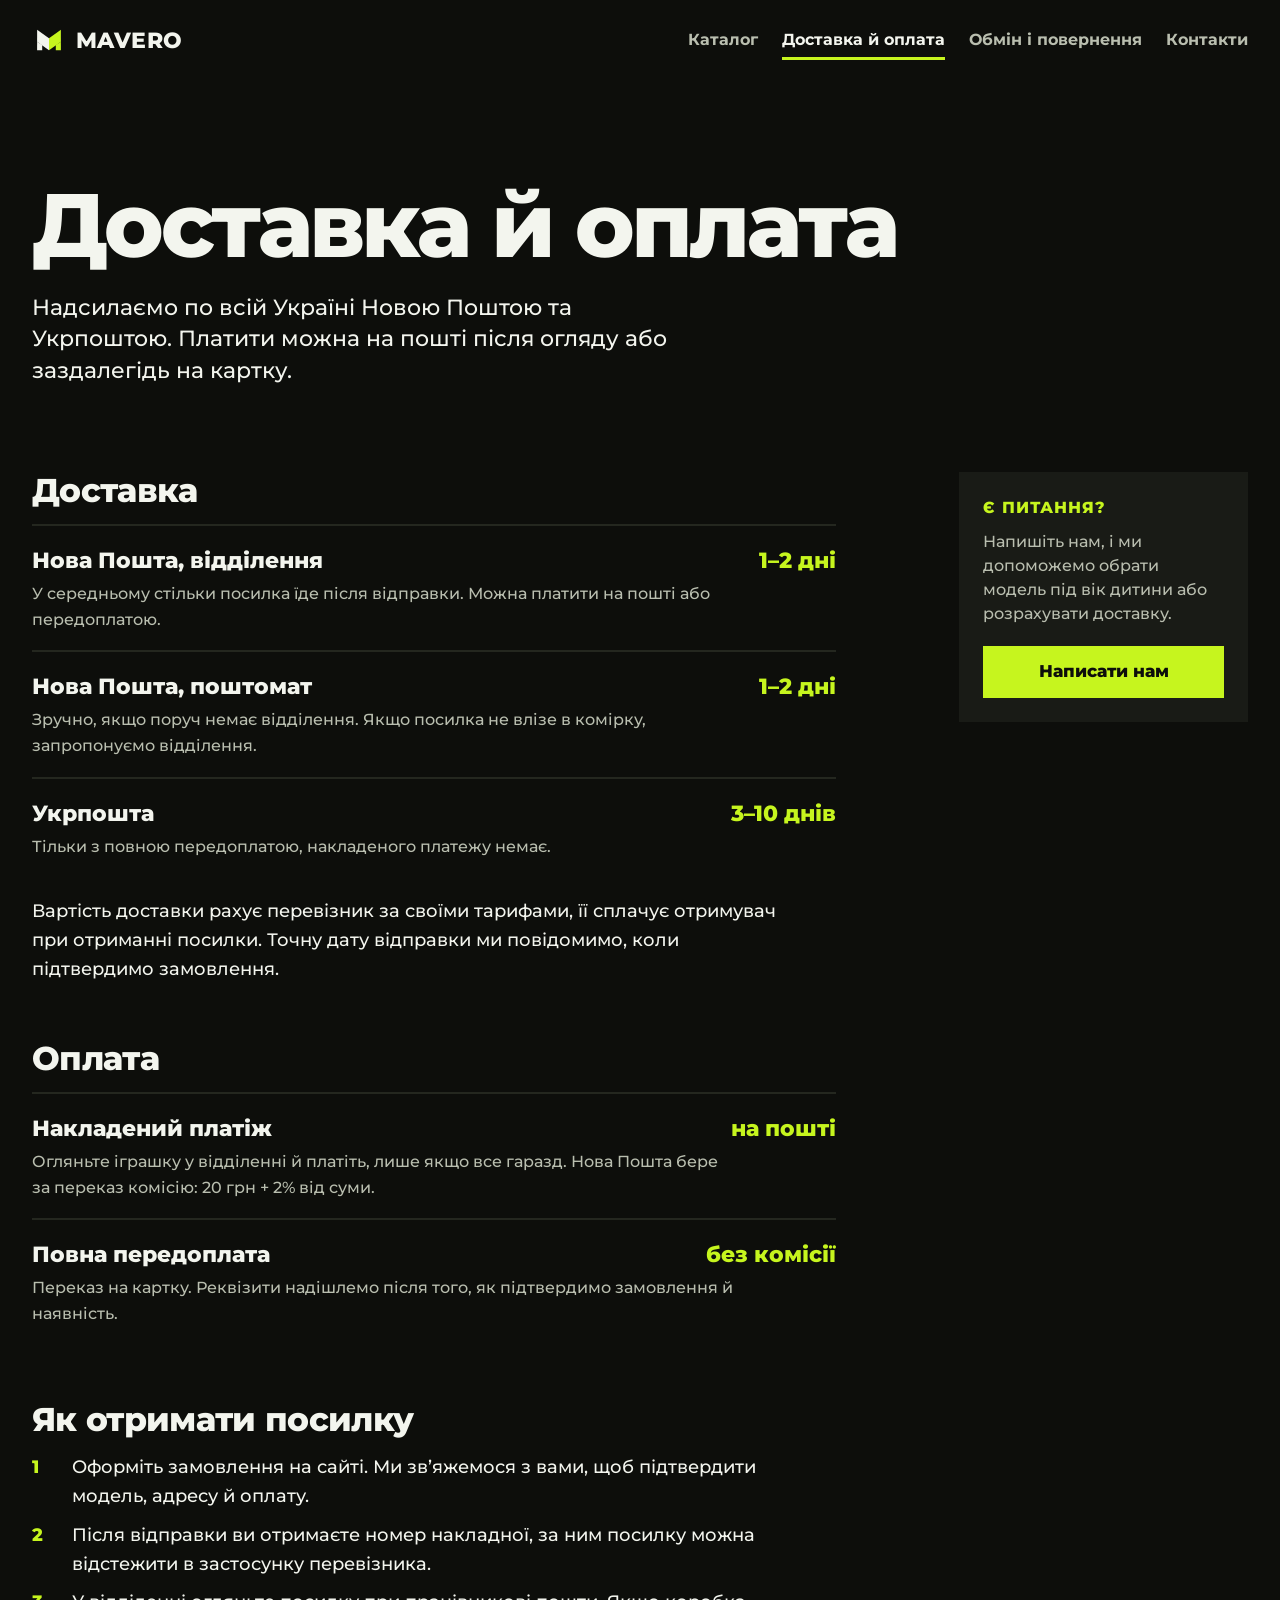
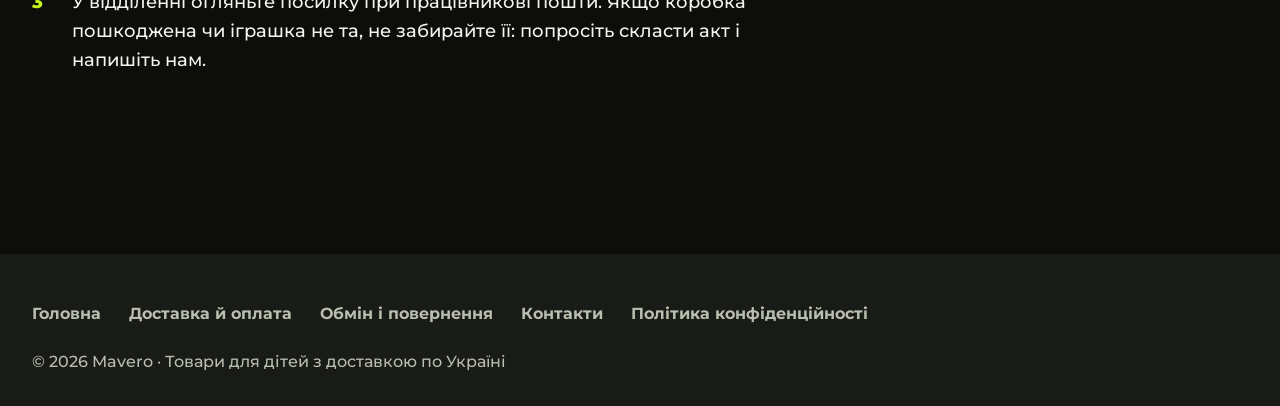
<file: dostavka.html>
<!doctype html>
<html lang="uk">
<head>
<meta charset="utf-8">
<meta name="viewport" content="width=device-width, initial-scale=1">
<title>Доставка й оплата — Mavero</title>
<meta name="description" content="Доставка дитячих товарів Новою Поштою та Укрпоштою по всій Україні. Оплата при отриманні або передоплата на картку.">
<link rel="canonical" href="https://maverokids.com/dostavka">
<link rel="icon" href="/assets/favicon.svg" type="image/svg+xml">
<link rel="apple-touch-icon" href="/assets/apple-touch-icon.png">
<meta property="og:type" content="website">
<meta property="og:site_name" content="Mavero">
<meta property="og:title" content="Доставка й оплата — Mavero">
<meta property="og:description" content="Нова Пошта 1–2 дні, оплата при отриманні або передоплата.">
<meta property="og:url" content="https://maverokids.com/dostavka">
<meta property="og:image" content="https://maverokids.com/assets/og-palatka.jpg">
<link rel="preconnect" href="https://fonts.googleapis.com">
<link rel="preconnect" href="https://fonts.gstatic.com" crossorigin>
<link href="https://fonts.googleapis.com/css2?family=Montserrat:wght@500;700;800&display=swap&subset=cyrillic" rel="stylesheet">
<link rel="stylesheet" href="/shared/base.css">
<link rel="stylesheet" href="/shared/page.css">
<script src="/shared/track.js"></script>
</head>
<body>
<header class="top">
  <a class="brandmark" href="/" aria-label="Mavero, на головну">
    <svg viewBox="0 0 40 40" aria-hidden="true"><path d="M6 8l14 10v14L6 22z" fill="#F3F5EE"/><path d="M34 8L20 18v14l14-10z" fill="#C6F51E"/><path d="M6 22v10h6V26z" fill="#F3F5EE"/><path d="M34 22v10h-6V26z" fill="#C6F51E"/></svg>
    MAVERO
  </a>
  <nav aria-label="Розділи">
    <a href="/#catalog">Каталог</a>
    <a href="/dostavka" aria-current="page">Доставка й оплата</a>
    <a href="/povernennya">Обмін і повернення</a>
    <a href="/kontakty">Контакти</a>
  </nav>
</header>

<main class="doc">
  <div class="doc-head">
    <h1>Доставка й оплата</h1>
    <p class="doc-lead">Надсилаємо по всій Україні Новою Поштою та Укрпоштою. Платити можна на пошті після огляду або заздалегідь на картку.</p>
  </div>

  <div class="doc-body">
    <section>
      <h2>Доставка</h2>
      <div class="rows">
        <div class="row"><b>Нова Пошта, відділення</b><span>1–2 дні</span><p>У середньому стільки посилка їде після відправки. Можна платити на пошті або передоплатою.</p></div>
        <div class="row"><b>Нова Пошта, поштомат</b><span>1–2 дні</span><p>Зручно, якщо поруч немає відділення. Якщо посилка не влізе в комірку, запропонуємо відділення.</p></div>
        <div class="row"><b>Укрпошта</b><span>3–10 днів</span><p>Тільки з повною передоплатою, накладеного платежу немає.</p></div>
      </div>
      <p>Вартість доставки рахує перевізник за своїми тарифами, її сплачує отримувач при отриманні посилки. Точну дату відправки ми повідомимо, коли підтвердимо замовлення.</p>
    </section>

    <section>
      <h2>Оплата</h2>
      <div class="rows">
        <div class="row"><b>Накладений платіж</b><span>на пошті</span><p>Огляньте іграшку у відділенні й платіть, лише якщо все гаразд. Нова Пошта бере за переказ комісію: 20 грн + 2% від суми.</p></div>
        <div class="row"><b>Повна передоплата</b><span>без комісії</span><p>Переказ на картку. Реквізити надішлемо після того, як підтвердимо замовлення й наявність.</p></div>
      </div>
    </section>

    <section>
      <h2>Як отримати посилку</h2>
      <ol>
        <li>Оформіть замовлення на сайті. Ми зв’яжемося з вами, щоб підтвердити модель, адресу й оплату.</li>
        <li>Після відправки ви отримаєте номер накладної, за ним посилку можна відстежити в застосунку перевізника.</li>
        <li>У відділенні огляньте посилку при працівникові пошти. Якщо коробка пошкоджена чи іграшка не та, не забирайте її: попросіть скласти акт і напишіть нам.</li>
      </ol>
    </section>
  </div>

  <aside class="doc-side">
    <h2>Є питання?</h2>
    <p>Напишіть нам, і ми допоможемо обрати модель під вік дитини або розрахувати доставку.</p>
    <a class="btn" href="/kontakty">Написати нам</a>
  </aside>
</main>

<footer class="bottom">
  <ul>
    <li><a href="/">Головна</a></li>
    <li><a href="/dostavka">Доставка й оплата</a></li>
    <li><a href="/povernennya">Обмін і повернення</a></li>
    <li><a href="/kontakty">Контакти</a></li>
    <li><a href="/privacy">Політика конфіденційності</a></li>
  </ul>
  <p>© 2026 Mavero · Товари для дітей з доставкою по Україні</p>
</footer>
</body>
</html>
</file>
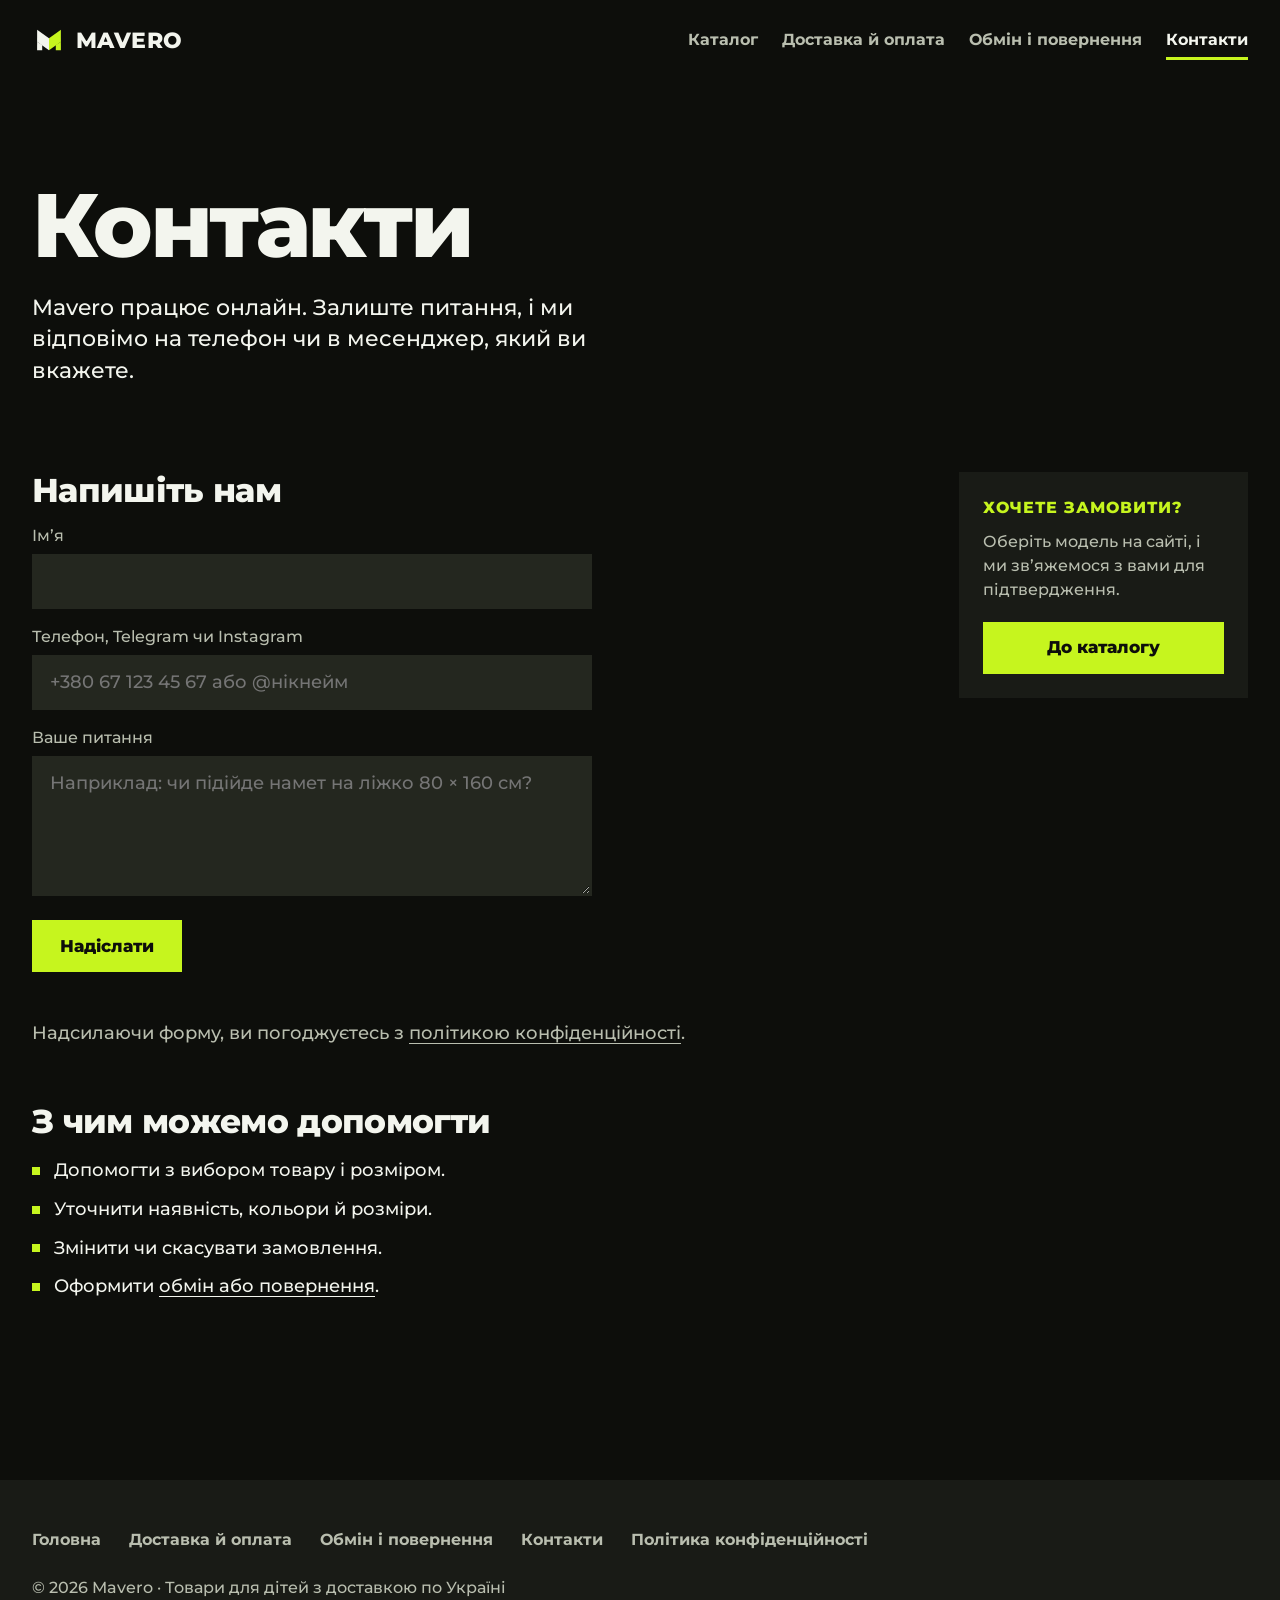
<file: kontakty.html>
<!doctype html>
<html lang="uk">
<head>
<meta charset="utf-8">
<meta name="viewport" content="width=device-width, initial-scale=1">
<title>Контакти — Mavero</title>
<meta name="description" content="Напишіть Mavero: відповімо на питання про товар щодо замовлення, обміну й повернення.">
<link rel="canonical" href="https://maverokids.com/kontakty">
<link rel="icon" href="/assets/favicon.svg" type="image/svg+xml">
<link rel="apple-touch-icon" href="/assets/apple-touch-icon.png">
<meta property="og:type" content="website">
<meta property="og:site_name" content="Mavero">
<meta property="og:title" content="Контакти — Mavero">
<meta property="og:description" content="Напишіть нам, і ми відповімо на телефон чи в месенджер.">
<meta property="og:url" content="https://maverokids.com/kontakty">
<meta property="og:image" content="https://maverokids.com/assets/og-palatka.jpg">
<link rel="preconnect" href="https://fonts.googleapis.com">
<link rel="preconnect" href="https://fonts.gstatic.com" crossorigin>
<link href="https://fonts.googleapis.com/css2?family=Montserrat:wght@500;700;800&display=swap&subset=cyrillic" rel="stylesheet">
<link rel="stylesheet" href="/shared/base.css">
<link rel="stylesheet" href="/shared/page.css">
<script src="/shared/track.js"></script>
<script src="/shared/forms.js"></script>
</head>
<body>
<header class="top">
  <a class="brandmark" href="/" aria-label="Mavero, на головну">
    <svg viewBox="0 0 40 40" aria-hidden="true"><path d="M6 8l14 10v14L6 22z" fill="#F3F5EE"/><path d="M34 8L20 18v14l14-10z" fill="#C6F51E"/><path d="M6 22v10h6V26z" fill="#F3F5EE"/><path d="M34 22v10h-6V26z" fill="#C6F51E"/></svg>
    MAVERO
  </a>
  <nav aria-label="Розділи">
    <a href="/#catalog">Каталог</a>
    <a href="/dostavka">Доставка й оплата</a>
    <a href="/povernennya">Обмін і повернення</a>
    <a href="/kontakty" aria-current="page">Контакти</a>
  </nav>
</header>

<main class="doc">
  <div class="doc-head">
    <h1>Контакти</h1>
    <p class="doc-lead">Mavero працює онлайн. Залиште питання, і ми відповімо на телефон чи в месенджер, який ви вкажете.</p>
  </div>

  <div class="doc-body">
    <section>
      <h2>Напишіть нам</h2>
      <form class="form" data-question novalidate>
        <input class="hp" name="website" tabindex="-1" autocomplete="off" aria-hidden="true">
        <label class="field"><span>Ім’я</span><input name="name" autocomplete="name" required></label>
        <label class="field"><span>Телефон, Telegram чи Instagram</span><input name="contact" autocomplete="tel" placeholder="+380 67 123 45 67 або @нікнейм" required></label>
        <label class="field"><span>Ваше питання</span><textarea name="text" required placeholder="Наприклад: чи підійде намет на ліжко 80 × 160 см?"></textarea></label>
        <button class="btn" type="submit">Надіслати</button>
        <p class="form-err" data-question-error aria-live="assertive"></p>
        <p class="form-ok" data-question-ok hidden tabindex="-1">Дякуємо! Ми отримали ваше питання і скоро відповімо.</p>
      </form>
      <p class="muted" style="margin-top:16px">Надсилаючи форму, ви погоджуєтесь з <a href="/privacy">політикою конфіденційності</a>.</p>
    </section>

    <section>
      <h2>З чим можемо допомогти</h2>
      <ul>
        <li>Допомогти з вибором товару і розміром.</li>
        <li>Уточнити наявність, кольори й розміри.</li>
        <li>Змінити чи скасувати замовлення.</li>
        <li>Оформити <a href="/povernennya">обмін або повернення</a>.</li>
      </ul>
    </section>
  </div>

  <aside class="doc-side">
    <h2>Хочете замовити?</h2>
    <p>Оберіть модель на сайті, і ми зв’яжемося з вами для підтвердження.</p>
    <a class="btn" href="/#catalog">До каталогу</a>
  </aside>
</main>

<script>
(() => {
  const form = document.querySelector('[data-question]');
  const err = form.querySelector('[data-question-error]'), ok = form.querySelector('[data-question-ok]');
  // Номер телефону маскуємо як +380 …; нікнейм (@…) вводиться як є
  const isPhone = (v) => /^[+\d(]/.test(v.trim());
  MAVERO.phoneMask(form.elements.contact, isPhone);
  MAVERO.lettersOnly(form.elements.name);
  const check = MAVERO.validate(form, {
    name: (v) => (!v ? 'Вкажіть ім’я.' : ''),
    contact: (v) => !v ? 'Вкажіть телефон або нікнейм у Telegram чи Instagram.'
      : isPhone(v) ? (MAVERO.phoneValid(v) ? '' : 'Номер неповний: потрібно +380 і ще 9 цифр.')
      : /^@?[\w.]{3,}$/.test(v) ? '' : 'Нікнейм пишіть так: @mavero (латиниця, цифри, крапка, _).',
    text: (v) => (!v ? 'Напишіть ваше питання.' : v.length < 5 ? 'Опишіть питання трохи детальніше.' : ''),
  });
  form.addEventListener('submit', async (e) => {
    e.preventDefault();
    const f = form.elements, btn = form.querySelector('button[type=submit]');
    const eventId = MAVERO.newEventId();
    const data = { type: 'question', event_id: eventId, name: f.name.value.trim(), contact: f.contact.value.trim(), text: f.text.value.trim(), website: f.website.value };
    if (!check()) { err.textContent = 'Перевірте поля, позначені червоним.'; return; }
    err.textContent = ''; btn.disabled = true; btn.textContent = 'Надсилаємо…';
    try {
      const r = await fetch('/api/order', { method: 'POST', headers: { 'Content-Type': 'application/json' }, body: JSON.stringify(data) });
      const j = await r.json().catch(() => ({}));
      if (!r.ok) throw new Error(j.error);
      MAVERO.track('Lead', {}, eventId);
      form.classList.add('is-sent'); ok.hidden = false; ok.focus();
    } catch (x) {
      err.textContent = (x && x.message) || 'Не вдалося надіслати, спробуйте ще раз.';
      btn.disabled = false; btn.textContent = 'Надіслати';
    }
  });
})();
</script>
<footer class="bottom">
  <ul>
    <li><a href="/">Головна</a></li>
    <li><a href="/dostavka">Доставка й оплата</a></li>
    <li><a href="/povernennya">Обмін і повернення</a></li>
    <li><a href="/kontakty">Контакти</a></li>
    <li><a href="/privacy">Політика конфіденційності</a></li>
  </ul>
  <p>© 2026 Mavero · Товари для дітей з доставкою по Україні</p>
</footer>
</body>
</html>
</file>
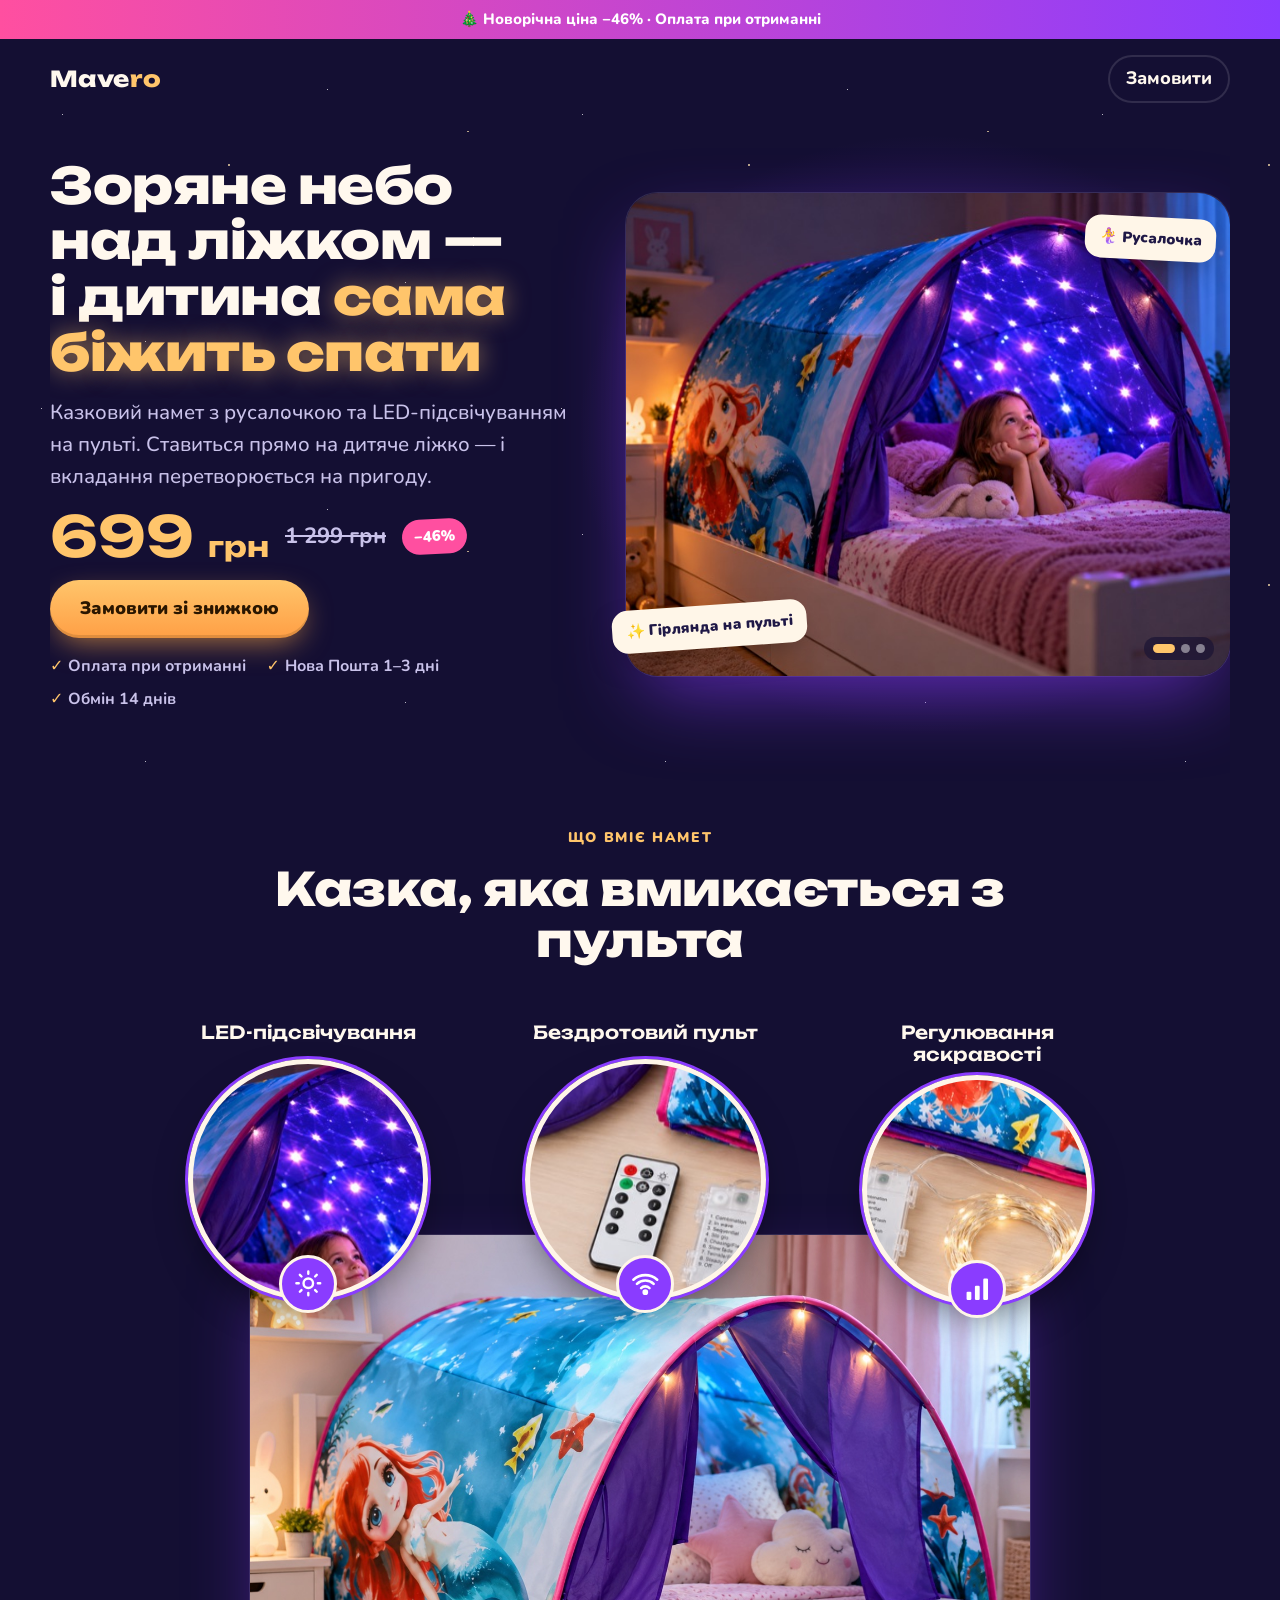
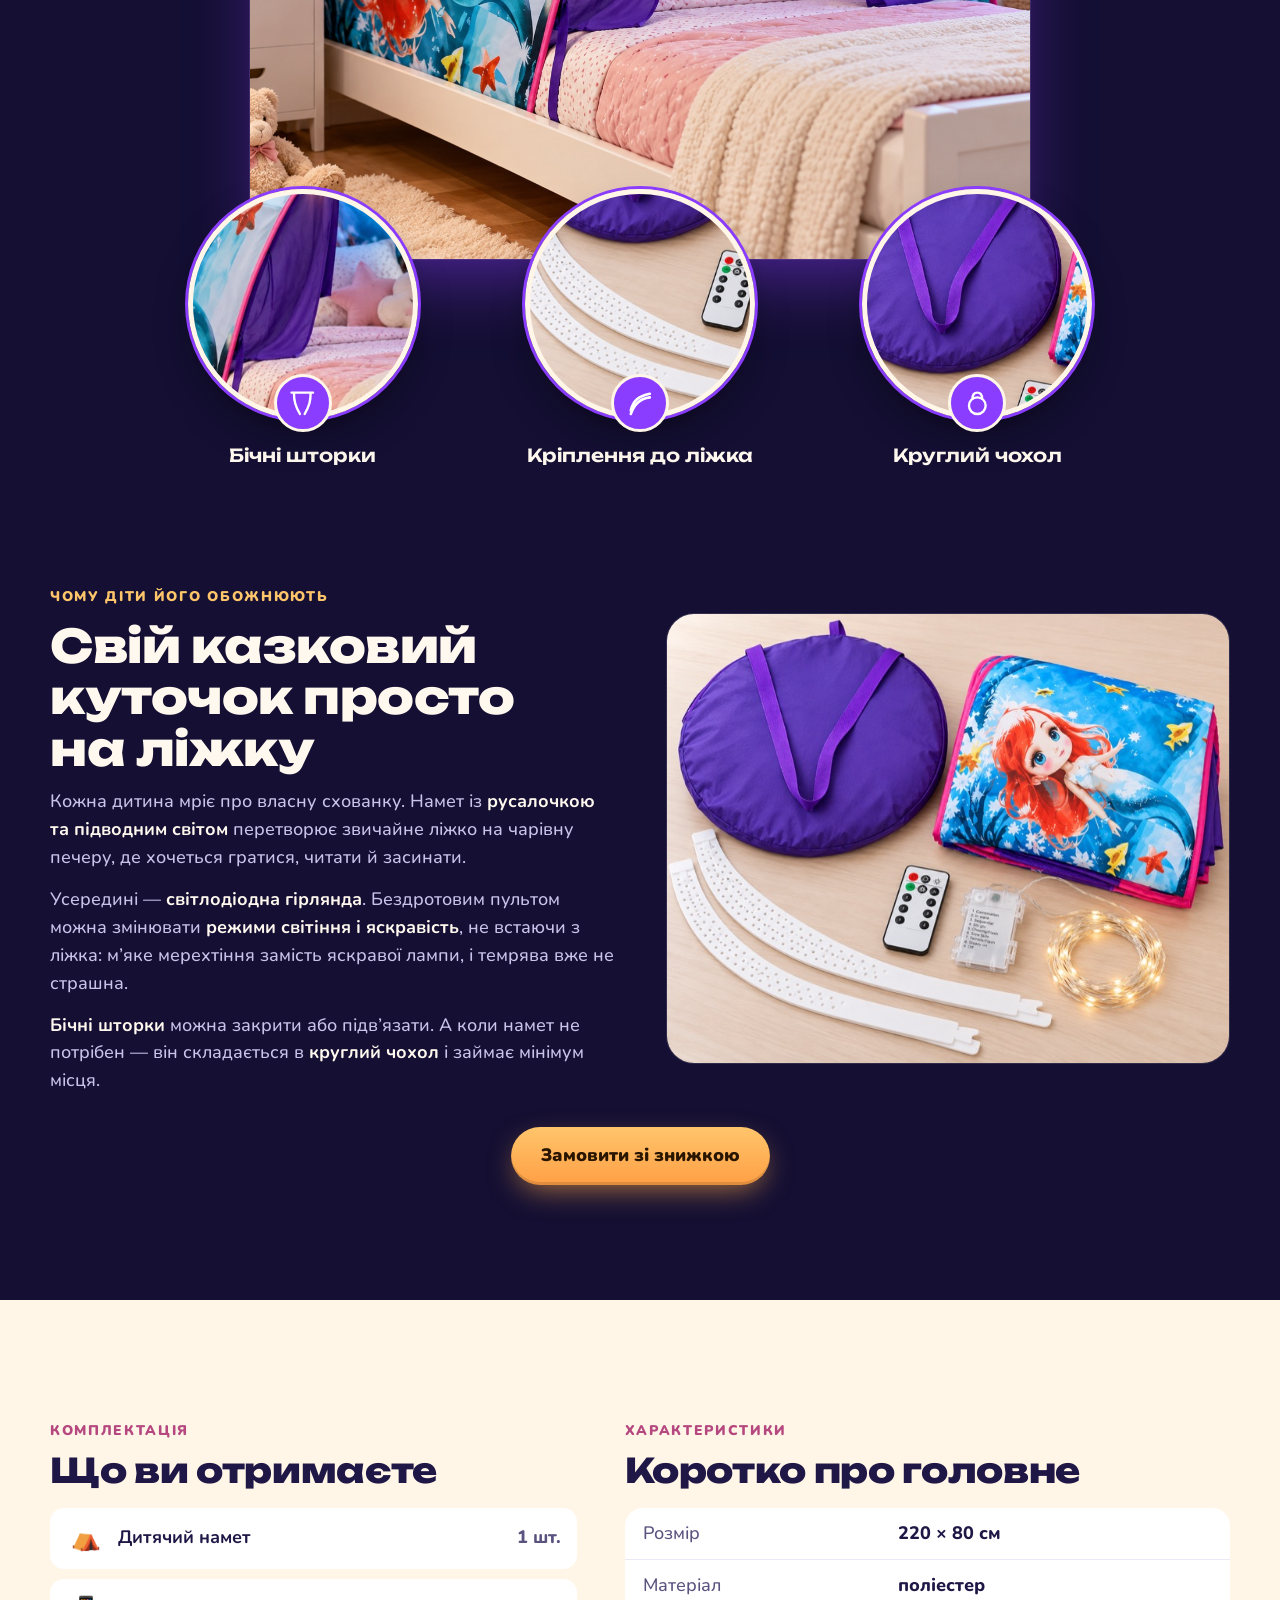
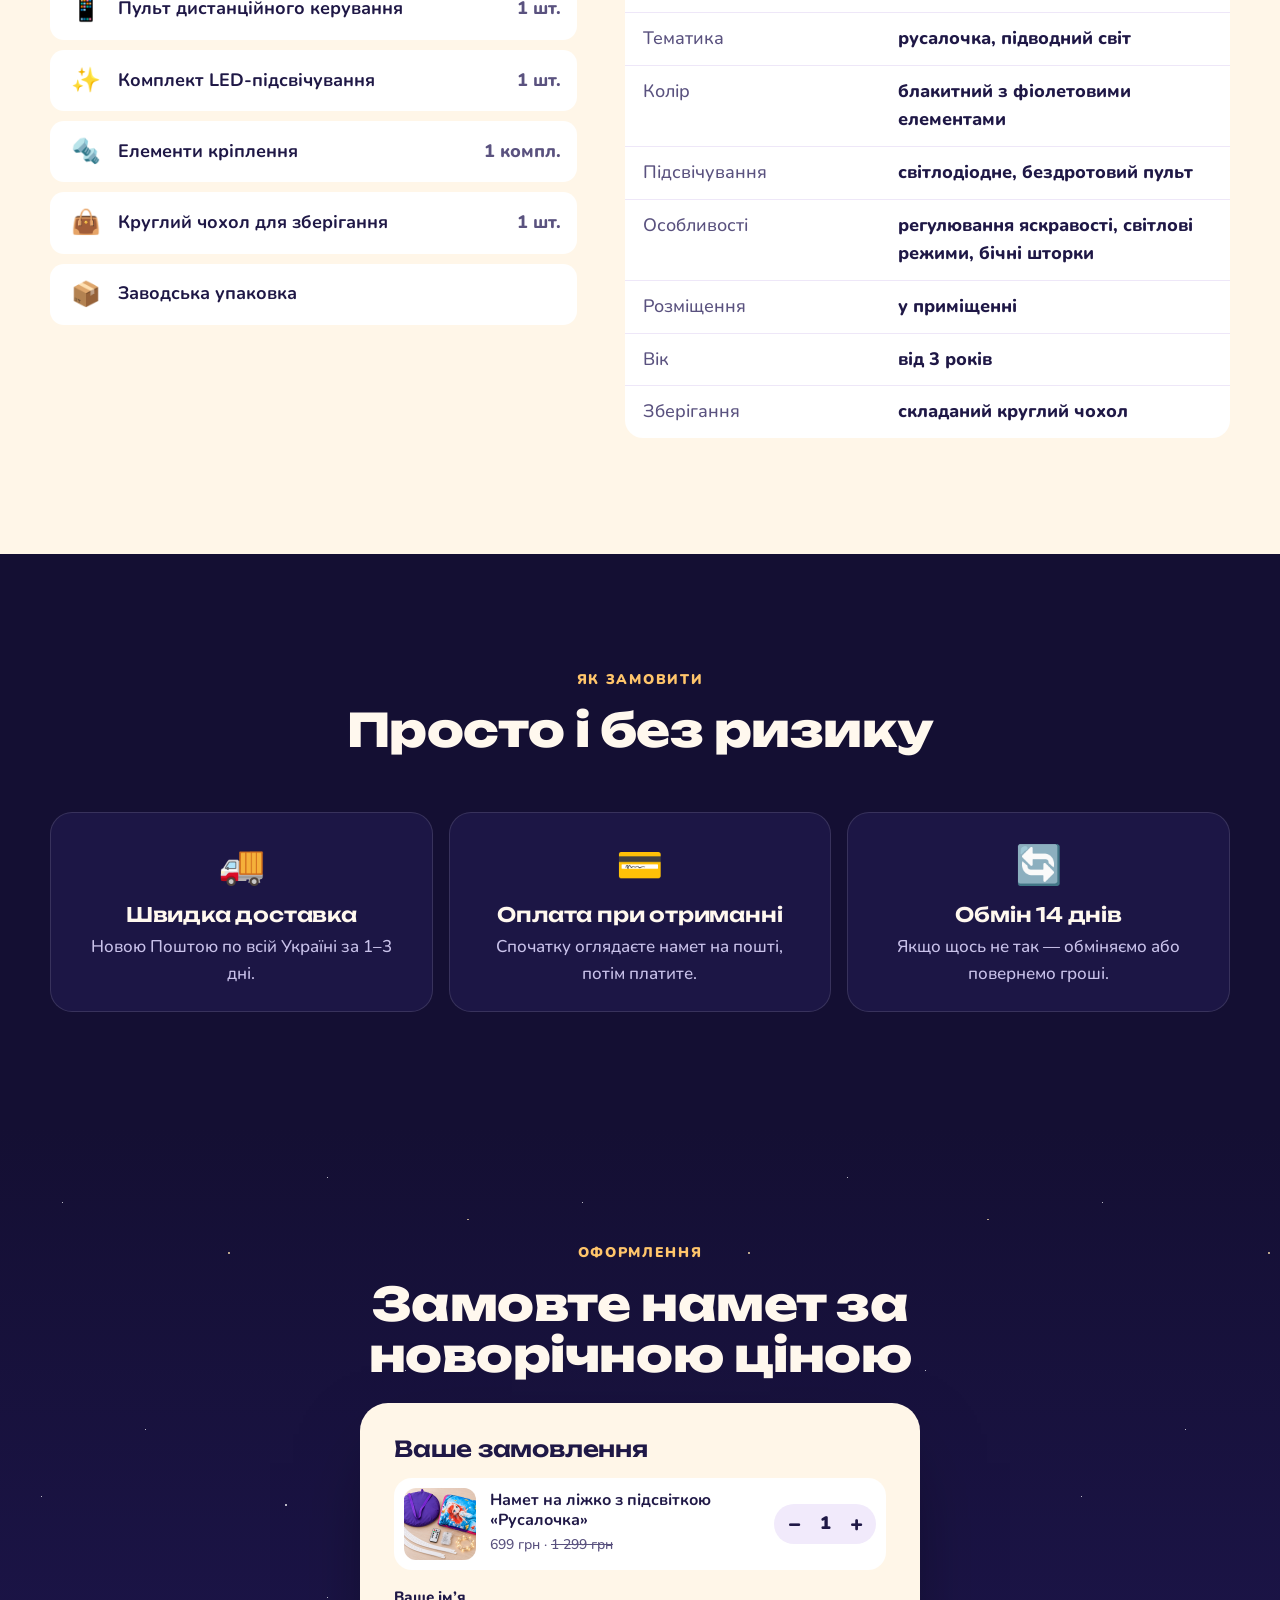
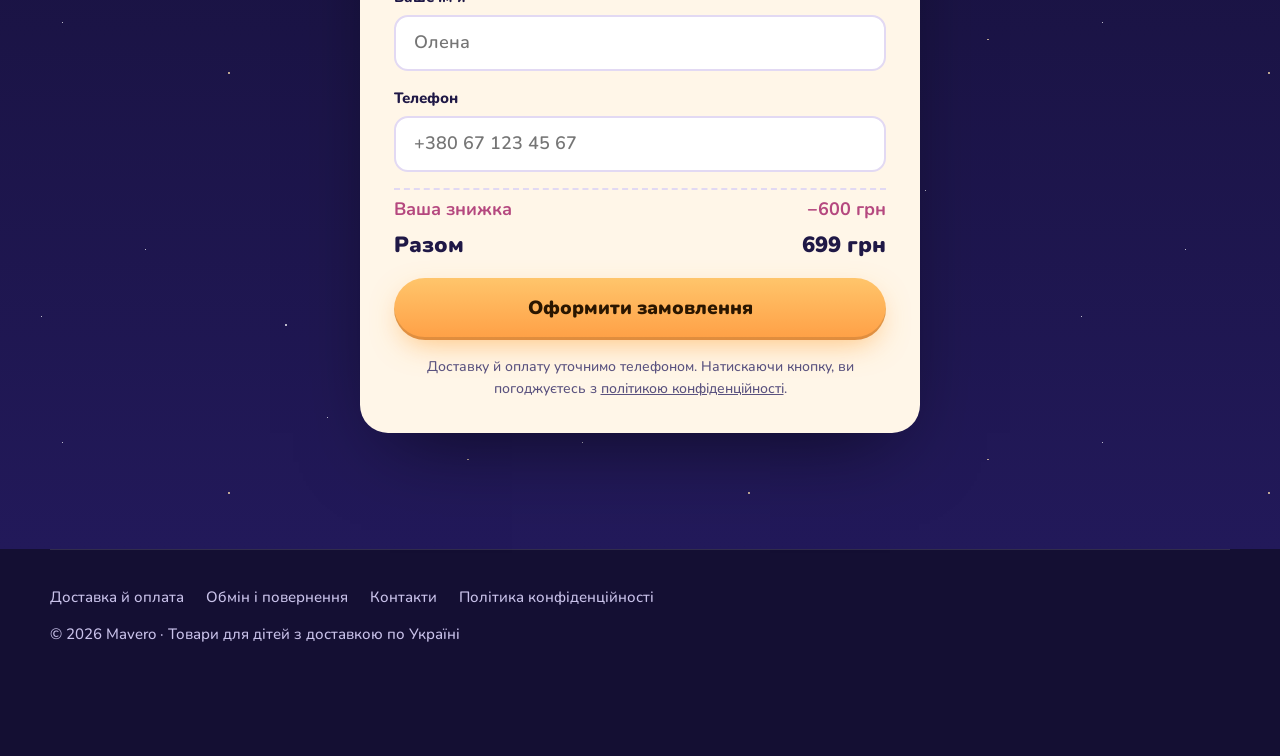
<file: palatka.html>
<!doctype html>
<html lang="uk">
<head>
<meta charset="utf-8">
<meta name="viewport" content="width=device-width, initial-scale=1">
<title>Казковий намет на ліжко з зоряною підсвіткою — Mavero</title>
<meta name="description" content="Дитячий намет на ліжко з русалочкою і LED-підсвічуванням на пульті. Складається в круглий чохол. Оплата при отриманні, Нова Пошта 1–3 дні.">
<link rel="canonical" href="https://maverokids.com/palatka">
<meta name="robots" content="noindex">
<link rel="icon" href="/assets/favicon.svg" type="image/svg+xml">
<link rel="apple-touch-icon" href="/assets/apple-touch-icon.png">
<meta name="theme-color" content="#140F33">
<meta property="og:type" content="website">
<meta property="og:site_name" content="Mavero">
<meta property="og:locale" content="uk_UA">
<meta property="og:title" content="Казковий намет на ліжко з зоряною підсвіткою">
<meta property="og:description" content="Гірлянда на пульті, ставиться за хвилину. Оплата при отриманні.">
<meta property="og:url" content="https://maverokids.com/">
<meta property="og:image" content="https://maverokids.com/assets/og-palatka.jpg">
<meta property="og:image:width" content="1200">
<meta property="og:image:height" content="630">
<meta name="twitter:card" content="summary_large_image">
<meta name="facebook-domain-verification" content="hlm3x9qhmfwime8j03jnzneef9wisl">
<link rel="preconnect" href="https://fonts.googleapis.com">
<link rel="preconnect" href="https://fonts.gstatic.com" crossorigin>
<link href="https://fonts.googleapis.com/css2?family=Nunito:wght@500;700;800;900&family=Unbounded:wght@600;800&display=swap&subset=cyrillic" rel="stylesheet">
<link rel="preload" as="image" href="/assets/tent/night.jpg" imagesrcset="/assets/tent/night-s.jpg 720w, /assets/tent/night.jpg 1400w" imagesizes="(max-width:900px) 100vw, 55vw" fetchpriority="high">
<style>
*,*::before,*::after{box-sizing:border-box}
html{-webkit-text-size-adjust:100%;scroll-behavior:smooth}
@media (prefers-reduced-motion:reduce){html{scroll-behavior:auto}*{animation:none!important;transition:none!important}}
:root{
  --bg:#140F33; --bg-2:#1C1645; --card:#241C57; --line:rgba(255,255,255,.12);
  --ink:#FFF8EE; --muted:#C9C2EA;
  --glow:#FFC56B; --glow-2:#FF9F45; --pink:#FF4FA0; --sea:#5ED0FF;
  --cream:#FFF6E8; --cream-ink:#1F1846;
  --r:22px; --m:clamp(16px,4vw,40px); --sec:clamp(64px,9vw,120px);
  --h1:clamp(30px,3.9vw,50px); --h2:clamp(28px,3.8vw,46px);
}
body{margin:0;background:var(--bg);color:var(--ink);font:500 18px/1.55 "Nunito",system-ui,sans-serif;-webkit-font-smoothing:antialiased;overflow-x:hidden}
h1,h2,h3,p,ul,ol,figure{margin:0;padding:0}
ul,ol{list-style:none}
img{display:block;max-width:100%;height:auto}
button{font:inherit;color:inherit;background:none;border:0;padding:0;cursor:pointer}
a{color:inherit}
h1,h2,h3{font-family:"Unbounded",sans-serif;font-weight:800;line-height:1.12;letter-spacing:-.01em}
h1{font-size:var(--h1)} h2{font-size:var(--h2)} h3{font-size:20px;font-weight:600}
.wrap{width:min(1180px,100% - 2*var(--m));margin-inline:auto}
.sec{padding-block:var(--sec)}
.eyebrow{display:inline-block;font-weight:900;font-size:14px;letter-spacing:.12em;text-transform:uppercase;color:var(--glow)}
.lead{font-size:clamp(18px,1.6vw,21px);color:var(--muted)}
.center{text-align:center}
.sec-head{max-width:760px;margin:0 auto clamp(32px,5vw,56px);text-align:center;display:grid;gap:14px}
:focus-visible{outline:3px solid var(--glow);outline-offset:3px}
[hidden]{display:none!important}
.hp{position:absolute;left:-9999px;width:1px;height:1px;opacity:0}
/* позначка для даних, які треба підтвердити (лише в чернетці) */
.todo{background:rgba(255,230,0,.22);outline:1px dashed #FFE600;border-radius:4px;padding:0 4px}

/* зоряне тло */
.stars{position:relative;isolation:isolate}
.stars::before{content:"";position:absolute;inset:0;z-index:-1;pointer-events:none;opacity:.7;
  background-image:
   radial-gradient(1.5px 1.5px at 12% 18%,#fff 50%,transparent 51%),
   radial-gradient(1px 1px at 28% 72%,#fff 50%,transparent 51%),
   radial-gradient(2px 2px at 44% 30%,#FFE3AE 50%,transparent 51%),
   radial-gradient(1px 1px at 63% 12%,#fff 50%,transparent 51%),
   radial-gradient(1.5px 1.5px at 78% 58%,#fff 50%,transparent 51%),
   radial-gradient(2px 2px at 90% 22%,#FFE3AE 50%,transparent 51%),
   radial-gradient(1px 1px at 8% 88%,#fff 50%,transparent 51%),
   radial-gradient(1.5px 1.5px at 55% 90%,#fff 50%,transparent 51%);
  background-size:520px 420px;animation:tw 6s ease-in-out infinite alternate}
@keyframes tw{to{opacity:.35}}

/* кнопки */
.btn{display:inline-flex;align-items:center;justify-content:center;gap:10px;min-height:58px;padding:0 30px;border-radius:999px;
  background:linear-gradient(180deg,var(--glow),var(--glow-2));color:#2A1600;font-weight:900;font-size:18px;text-decoration:none;
  box-shadow:0 10px 30px -8px rgba(255,170,70,.7),inset 0 -3px 0 rgba(0,0,0,.12);transition:transform .15s,box-shadow .2s}
.btn:hover{transform:translateY(-2px);box-shadow:0 16px 40px -8px rgba(255,170,70,.85)}
.btn:active{transform:scale(.98)}
.btn-ghost{background:transparent;color:var(--ink);box-shadow:inset 0 0 0 2px var(--line)}
.btn-ghost:hover{box-shadow:inset 0 0 0 2px var(--glow)}
.btn-wide{width:100%}

/* верхня смуга + шапка */
.topbar{background:linear-gradient(90deg,var(--pink),#8A3CFF);color:#fff;text-align:center;font-weight:800;font-size:15px;padding:8px var(--m)}
@media (max-width:560px){.tb-x{display:none}.topbar{font-size:14px;padding-block:6px}}
.head{display:flex;align-items:center;justify-content:space-between;padding-block:16px}
.logo{font-family:"Unbounded",sans-serif;font-weight:800;font-size:22px;text-decoration:none;letter-spacing:.02em}
.logo span{color:var(--glow)}
.head-cta{font-weight:800;text-decoration:none;padding:10px 18px;border-radius:999px;box-shadow:inset 0 0 0 2px var(--line)}
.head-cta:hover{box-shadow:inset 0 0 0 2px var(--glow)}

/* hero */
.hero{overflow-x:clip;display:grid;grid-template-columns:1fr 1.15fr;gap:clamp(24px,4vw,56px);align-items:center;padding-block:clamp(16px,3vw,40px) var(--sec)}
.hero-text{display:grid;gap:20px}
.hero h1 em{font-style:normal;color:var(--glow);text-shadow:0 0 24px rgba(255,197,107,.55)}
.price{display:flex;align-items:center;flex-wrap:wrap;gap:8px 16px}
.price b{font-family:"Unbounded",sans-serif;font-size:clamp(40px,4.6vw,56px);line-height:1;color:var(--glow)}
.price b small{font-size:.5em}
.price s{color:var(--muted);font-size:22px;font-weight:700}
.timer{display:flex;flex-wrap:wrap;align-items:center;gap:8px}
.t-lbl{flex-basis:100%;font-weight:800;font-size:15px;color:var(--muted)}
.t-box{min-width:62px;padding:8px 6px 6px;border-radius:14px;background:rgba(255,255,255,.07);box-shadow:inset 0 0 0 1px var(--line);text-align:center;line-height:1}
.t-box b{display:block;font:800 26px "Unbounded",sans-serif;color:var(--ink);font-variant-numeric:tabular-nums}
.t-box small{font-size:12px;font-weight:800;color:var(--muted);text-transform:uppercase;letter-spacing:.06em}
.t-note{flex-basis:100%;font-size:13px;color:var(--muted)}
@media (max-width:560px){.t-box{min-width:0;flex:1}.t-box b{font-size:22px}}
.hero .eyebrow{display:none}.hero-text{gap:16px}
.hero .t-box{padding:6px 6px 5px;min-width:54px}.hero .t-box b{font-size:21px}.hero .t-lbl{font-size:14px}
/* у формі — компактний рядок */
.form .timer{flex-wrap:nowrap;justify-content:center;gap:6px;background:#2A1F66;border-radius:14px;padding:8px 10px}
.form .t-lbl{flex-basis:auto;color:#D9D1F5;font-size:13px;line-height:1.15;margin-right:4px}
.form .t-note{display:none}
.form .t-box{flex:0 0 auto;min-width:44px;padding:5px 4px 4px;border-radius:10px}
.form .t-box b{font-size:17px;color:var(--glow)}
.form .t-box small{font-size:9.5px;color:#D9D1F5}
@media (max-width:560px){.form h3{display:none}}
.badge{background:var(--pink);color:#fff;font-weight:900;font-size:15px;padding:6px 12px;border-radius:999px;transform:rotate(-3deg)}
.hero-cta{display:flex;flex-wrap:wrap;gap:12px}
.ticks{display:flex;flex-wrap:wrap;gap:8px 20px;font-size:16px;font-weight:700;color:var(--muted)}
.ticks li::before{content:"✓ ";color:var(--glow);font-weight:900}
.hero-photo{position:relative}
.slides{display:flex;overflow-x:auto;scroll-snap-type:x mandatory;scrollbar-width:none;border-radius:32px;box-shadow:0 30px 80px -20px rgba(138,60,255,.65),0 0 0 1px var(--line);overscroll-behavior-x:contain}
.slides::-webkit-scrollbar{display:none}
.slides img{flex:0 0 100%;width:100%;aspect-ratio:5/4;object-fit:cover;scroll-snap-align:center;scroll-snap-stop:always}
.dots{position:absolute;right:16px;bottom:16px;display:flex;gap:6px;padding:7px 9px;border-radius:999px;background:rgba(20,15,51,.6);backdrop-filter:blur(6px)}
.dots button{width:9px;height:9px;border-radius:50%;background:rgba(255,255,255,.45);transition:width .2s,background .2s}
.dots button[aria-current="true"]{width:22px;border-radius:5px;background:var(--glow)}
.arr{position:absolute;top:50%;transform:translateY(-50%);width:46px;height:46px;border-radius:50%;background:rgba(255,248,238,.92);color:var(--cream-ink);font-size:24px;font-weight:900;display:grid;place-items:center;box-shadow:0 8px 20px -6px rgba(0,0,0,.5);opacity:0;transition:opacity .2s}
.hero-photo:hover .arr{opacity:1}
.arr-l{left:14px}.arr-r{right:14px}
@media (hover:none){.arr{display:none}}
.hero-photo::after{content:"";position:absolute;inset:-12% -8%;z-index:-1;background:radial-gradient(closest-side,rgba(138,60,255,.45),transparent)}
.chip{position:absolute;background:var(--cream);color:var(--cream-ink);font-weight:900;font-size:15px;padding:10px 14px;border-radius:16px;box-shadow:0 12px 30px -10px rgba(0,0,0,.5);display:flex;gap:8px;align-items:center}
.chip-1{left:-14px;bottom:28px;transform:rotate(-4deg)}
.chip-2{right:14px;top:24px;transform:rotate(3deg)}
@media (max-width:900px){
  .hero{grid-template-columns:1fr;padding-top:4px}
  .hero-photo{order:-1}
  .slides{border-radius:24px}.slides img{aspect-ratio:16/11}
  .dots{right:12px;bottom:12px}
  .hero-text{gap:14px}.hero .eyebrow{display:none}.hero .lead{order:5;font-size:17px}
  .price b{font-size:40px}
  .chip-1{left:12px;bottom:14px}.chip-2{right:12px;top:14px}
  .hero-cta .btn{flex:1}
}

/* інфографіка: фото в центрі, кола з деталями навколо */
.info{position:relative;max-width:1000px;margin-inline:auto}
.info-photo{width:78%;margin:0 auto;border-radius:32px;overflow:hidden;box-shadow:0 30px 80px -24px rgba(138,60,255,.6),0 0 0 1px var(--line)}
.info-photo img{width:100%;aspect-ratio:5/4;object-fit:cover}
.circles{display:grid;grid-template-columns:repeat(3,1fr);gap:12px;justify-items:center;position:relative;z-index:1}
.circles.top{margin-bottom:-9%}
.circles.bot{margin-top:-9%}
.circ{display:grid;justify-items:center;text-align:center;gap:6px;width:100%;max-width:230px}
.circ .ph{position:relative;width:100%;aspect-ratio:1;border-radius:50%;background-repeat:no-repeat;border:5px solid var(--cream);box-shadow:0 0 0 3px #8A3CFF,0 18px 40px -12px rgba(0,0,0,.6)}
.circ .ic{position:absolute;left:50%;bottom:-18px;transform:translateX(-50%);width:clamp(40px,6vw,58px);height:clamp(40px,6vw,58px);border-radius:50%;display:grid;place-items:center;background:#8A3CFF;color:#fff;border:3px solid var(--cream)}
.circ .ic svg{width:55%;height:55%}
.circ b{margin-top:20px;font-family:"Unbounded",sans-serif;font-weight:600;font-size:clamp(13px,1.6vw,18px);line-height:1.2}
.circles.top .circ b{order:-1;margin:0 0 4px}
.circles.top{margin-bottom:-7%}.circles.bot{margin-top:-7%}
@media (max-width:640px){.info-photo{width:100%}.circles{gap:8px}.circ .ph{border-width:3px}.circles.top{margin-bottom:-5%}.circles.bot{margin-top:-5%}}

/* про намет */
.about{display:grid;grid-template-columns:1fr 1fr;gap:clamp(24px,4vw,56px);align-items:center}
.about p{color:var(--muted);margin-top:14px}
.about p b{color:var(--ink)}
.about img{border-radius:28px;width:100%;aspect-ratio:5/4;object-fit:cover;border:1px solid var(--line)}
@media (max-width:820px){.about{grid-template-columns:1fr}.about img{order:-1}}

/* комплектація + характеристики (світла секція) */
.light{background:var(--cream);color:var(--cream-ink)}
.light .eyebrow{color:#B5487F}
.ks{display:grid;grid-template-columns:1fr 1.15fr;gap:clamp(24px,4vw,48px);align-items:start}
.ks h2{font-size:clamp(24px,2.8vw,34px);margin:8px 0 18px}
.kit-list{display:grid;gap:10px}
.kit-list li{display:grid;grid-template-columns:40px 1fr auto;gap:12px;align-items:center;background:#fff;border-radius:14px;padding:12px 16px;font-weight:700}
.kit-list li span{font-size:24px;text-align:center}
.kit-list li i{font-style:normal;color:#5A527F;font-weight:800}
.specs{border-radius:18px;overflow:hidden;background:#fff;margin:0}
.specs div{display:grid;grid-template-columns:1fr 1.3fr;gap:14px;padding:12px 18px;border-top:1px solid #EEE7F8}
.specs div:first-child{border-top:0}
.specs dt{color:#5A527F}.specs dd{margin:0;font-weight:800}
@media (max-width:860px){.ks{grid-template-columns:1fr}}

/* як замовити */
.how{display:grid;grid-template-columns:repeat(3,1fr);gap:16px}
.how div{background:var(--bg-2);border:1px solid var(--line);border-radius:var(--r);padding:24px;display:grid;gap:8px;text-align:center;justify-items:center}
.how span{font-size:38px}
.how p{color:var(--muted);font-size:17px}
@media (max-width:760px){.how{grid-template-columns:1fr}.how div{grid-template-columns:auto 1fr;text-align:left;justify-items:start;column-gap:16px;padding:18px}.how span{grid-row:span 2}}

/* замовлення */
.order{max-width:560px;margin-inline:auto;display:grid;gap:22px}
.order .sec-head{margin-bottom:0}
.order-info{display:grid;gap:18px}
.order-info img{border-radius:24px;width:100%;aspect-ratio:5/4;object-fit:cover}
.trust{display:grid;gap:10px}
.trust li{display:flex;gap:12px;align-items:center;font-weight:700}
.trust li span{font-size:22px}
.form{background:var(--cream);color:var(--cream-ink);border-radius:28px;padding:clamp(22px,3vw,34px);display:grid;gap:16px;box-shadow:0 30px 80px -30px rgba(0,0,0,.6)}
.form h3{font-size:22px}
.line{display:grid;grid-template-columns:72px 1fr auto;gap:14px;align-items:center;background:#fff;border-radius:18px;padding:10px}
.line img{width:72px;height:72px;object-fit:cover;border-radius:12px}
.line b{display:block;font-size:16px;line-height:1.25}
.line small{color:#5A527F;font-size:14px}
.qty{display:flex;align-items:center;border-radius:999px;background:#F1EAFB}
.qty button{width:40px;height:40px;font-size:22px;font-weight:900;color:var(--cream-ink)}
.qty output{min-width:22px;text-align:center;font-weight:900}
.field{display:grid;gap:6px;font-weight:800;font-size:15px}
.field input{font:inherit;font-size:18px;font-weight:600;min-height:56px;padding:0 18px;border-radius:14px;border:2px solid #E2D9F3;background:#fff;color:var(--cream-ink)}
.field input:focus{outline:0;border-color:#8A3CFF}
.field input[aria-invalid="true"]{border-color:#E0245E}
.field-err{color:#D3174F;font-weight:700;font-size:14px}
.field-err:empty{display:none}
.sum{display:grid;gap:4px;padding-top:6px;border-top:2px dashed #E2D9F3}
.sum div{display:flex;justify-content:space-between;font-weight:700}
.sum .save{color:#B5487F}
.sum .total{font-size:22px;font-weight:900}
.form .btn{min-height:62px;font-size:19px}
.form-note{font-size:14px;color:#5A527F;text-align:center}
@media (max-width:560px){
  .form{gap:12px;padding:18px 16px;border-radius:22px}
  .form h3{font-size:19px}
  .line{grid-template-columns:56px 1fr auto;gap:10px;padding:8px}.line img{width:56px;height:56px}
  .line b{font-size:14px}.qty button{width:34px;height:36px}
  .field{gap:4px}.field input{min-height:50px}
  .form .btn{min-height:56px;font-size:18px}
  .form-note{font-size:12.5px;line-height:1.4}
}
.form-err{color:#D3174F;font-weight:800;text-align:center}
.form-err:empty{display:none}

/* дякуємо */
dialog{border:0;border-radius:28px;padding:0;max-width:440px;width:calc(100% - 32px);background:var(--cream);color:var(--cream-ink)}
dialog::backdrop{background:rgba(10,6,30,.7);backdrop-filter:blur(4px)}
.thanks{padding:34px 28px;display:grid;gap:12px;text-align:center}
.thanks .big{font-size:56px}
.thanks p{color:#5A527F}

/* підвал */
.foot{border-top:1px solid var(--line);padding-block:36px 110px;color:var(--muted);font-size:15px;display:grid;gap:14px}
.foot nav{display:flex;flex-wrap:wrap;gap:8px 22px}
.foot a{text-decoration:none}.foot a:hover{color:var(--glow)}

/* закріплена кнопка на телефоні */
.sticky{position:fixed;left:0;right:0;bottom:0;z-index:20;display:none;align-items:center;gap:12px;padding:10px var(--m) calc(10px + env(safe-area-inset-bottom));
  background:rgba(20,15,51,.92);backdrop-filter:blur(10px);border-top:1px solid var(--line);transition:transform .25s}
.sticky .p{line-height:1.1}.sticky .p b{font:800 22px "Unbounded",sans-serif;color:var(--glow)}.sticky .p s{display:block;font-size:14px;color:var(--muted)}
.sticky .btn{flex:1;min-height:52px}
.sticky.off{transform:translateY(110%)}
@media (max-width:760px){.sticky{display:flex}}
</style>
</head>
<body>

<div class="topbar">🎄 Новорічна ціна −<span data-pct>46</span>%<span class="tb-x"> · Оплата при отриманні</span></div>

<div class="stars">
  <header class="wrap head">
    <a class="logo" href="/">Mave<span>ro</span></a>
    <a class="head-cta" href="#order" data-buy>Замовити</a>
  </header>

  <main id="top">
    <section class="wrap hero">
      <div class="hero-text">
        <span class="eyebrow">Намет на ліжко з підсвіткою</span>
        <h1>Зоряне небо над ліжком — і&nbsp;дитина <em>сама біжить спати</em></h1>
        <p class="lead">Казковий намет з русалочкою та LED-підсвічуванням на пульті. Ставиться прямо на дитяче ліжко — і вкладання перетворюється на пригоду.</p>
        <div class="price">
          <b><span data-price>699</span> <small>грн</small></b>
          <s><span data-old>1299</span> грн</s>
          <span class="badge">−<span data-pct>46</span>%</span>
        </div>
<div class="hero-cta">
          <a class="btn" href="#order" data-buy>Замовити зі знижкою</a>
        </div>
        <div class="timer" data-timer>
          <span class="t-lbl">До кінця акції:</span>
          <div class="t-box"><b data-t="d">00</b><small>днів</small></div>
          <div class="t-box"><b data-t="h">00</b><small>год</small></div>
          <div class="t-box"><b data-t="m">00</b><small>хв</small></div>
          <div class="t-box"><b data-t="s">00</b><small>сек</small></div>
          <span class="t-note">Акція діє до <span data-tend>30.11.2026</span></span>
        </div>
        <ul class="ticks">
          <li>Оплата при отриманні</li>
          <li>Нова Пошта 1–3 дні</li>
          <li>Обмін 14 днів</li>
        </ul>
      </div>
      <figure class="hero-photo">
        <div class="slides" data-slides aria-label="Фото намету, гортайте">
          <img src="/assets/tent/night.jpg" srcset="/assets/tent/night-s.jpg 720w, /assets/tent/night.jpg 1400w" sizes="(max-width:900px) 100vw, 55vw" width="1400" height="1120" alt="Дівчинка лежить у наметі на ліжку, над нею світиться зоряна гірлянда" fetchpriority="high">
          <img src="/assets/tent/day-s.jpg" srcset="/assets/tent/day-s.jpg 720w, /assets/tent/day.jpg 1400w" sizes="(max-width:900px) 100vw, 55vw" width="1400" height="1120" alt="Намет з русалочкою на дитячому ліжку вдень" loading="lazy">
          <img src="/assets/tent/kit-s.jpg" srcset="/assets/tent/kit-s.jpg 720w, /assets/tent/kit.jpg 1400w" sizes="(max-width:900px) 100vw, 55vw" width="1400" height="1120" alt="Комплект: чохол, складений намет, пульт, гірлянда і кріплення" loading="lazy">
        </div>
        <button class="arr arr-l" type="button" data-arr="-1" aria-label="Попереднє фото">‹</button>
        <button class="arr arr-r" type="button" data-arr="1" aria-label="Наступне фото">›</button>
        <div class="dots" data-dots></div>
        <span class="chip chip-1">✨ Гірлянда на пульті</span>
        <span class="chip chip-2">🧜‍♀️ Русалочка</span>
      </figure>
    </section>

  </main>
</div>

<!-- Інфографіка -->
<section class="wrap sec" style="padding-top:0">
  <div class="sec-head">
    <span class="eyebrow">Що вміє намет</span>
    <h2>Казка, яка вмикається з пульта</h2>
  </div>
  <div class="info">
    <div class="circles top">
      <div class="circ"><div class="ph" role="img" aria-label="LED-підсвічування" style="background-image:url(/assets/tent/night-s.jpg);background-size:260%;background-position:64% 12%"><span class="ic"><svg viewBox="0 0 24 24" fill="none" stroke="currentColor" stroke-width="2" stroke-linecap="round"><circle cx="12" cy="12" r="4"/><path d="M12 2v2M12 20v2M4.9 4.9l1.4 1.4M17.7 17.7l1.4 1.4M2 12h2M20 12h2M4.9 19.1l1.4-1.4M17.7 6.3l1.4-1.4"/></svg></span></div><b>LED-підсвічування</b></div>
      <div class="circ"><div class="ph" role="img" aria-label="Бездротовий пульт" style="background-image:url(/assets/tent/kit-s.jpg);background-size:330%;background-position:44% 66%"><span class="ic"><svg viewBox="0 0 24 24" fill="none" stroke="currentColor" stroke-width="2.2" stroke-linecap="round"><path d="M2 9a15 15 0 0 1 20 0M5 12.5a10 10 0 0 1 14 0M8.5 16a5 5 0 0 1 7 0"/><circle cx="12" cy="19.5" r="1.3" fill="currentColor"/></svg></span></div><b>Бездротовий пульт</b></div>
      <div class="circ"><div class="ph" role="img" aria-label="Регулювання яскравості" style="background-image:url(/assets/tent/kit-s.jpg);background-size:300%;background-position:84% 76%"><span class="ic"><svg viewBox="0 0 24 24" fill="currentColor"><rect x="3" y="14" width="4" height="7" rx="1"/><rect x="10" y="9" width="4" height="12" rx="1"/><rect x="17" y="3" width="4" height="18" rx="1"/></svg></span></div><b>Регулювання яскравості</b></div>
    </div>
    <div class="info-photo"><img src="/assets/tent/day-s.jpg" srcset="/assets/tent/day-s.jpg 720w, /assets/tent/day.jpg 1400w" sizes="(max-width:640px) 100vw, 780px" width="1400" height="1120" loading="lazy" alt="Намет з русалочкою на дитячому ліжку"></div>
    <div class="circles bot">
      <div class="circ"><div class="ph" role="img" aria-label="Бічні шторки" style="background-image:url(/assets/tent/day-s.jpg);background-size:260%;background-position:52% 52%"><span class="ic"><svg viewBox="0 0 24 24" fill="none" stroke="currentColor" stroke-width="2" stroke-linecap="round" stroke-linejoin="round"><path d="M3 3h18M5 3c0 7 1 11 5 18M19 3c0 7-1 11-5 18"/></svg></span></div><b>Бічні шторки</b></div>
      <div class="circ"><div class="ph" role="img" aria-label="Кріплення до ліжка" style="background-image:url(/assets/tent/kit-s.jpg);background-size:230%;background-position:8% 92%"><span class="ic"><svg viewBox="0 0 24 24" fill="none" stroke="currentColor" stroke-width="2.2" stroke-linecap="round"><path d="M4 18c2-8 6-12 16-14"/><path d="M4 21c3-9 8-13 16-14"/></svg></span></div><b>Кріплення до ліжка</b></div>
      <div class="circ"><div class="ph" role="img" aria-label="Круглий чохол" style="background-image:url(/assets/tent/kit-s.jpg);background-size:220%;background-position:18% 18%"><span class="ic"><svg viewBox="0 0 24 24" fill="none" stroke="currentColor" stroke-width="2" stroke-linecap="round"><circle cx="12" cy="14" r="7"/><path d="M8 8c0-3 1.5-5 4-5s4 2 4 5"/></svg></span></div><b>Круглий чохол</b></div>
    </div>
  </div>
</section>

<!-- Про намет -->
<section class="wrap sec" style="padding-top:0">
  <div class="about">
    <div>
      <span class="eyebrow">Чому діти його обожнюють</span>
      <h2 style="margin-top:10px">Свій казковий куточок просто на&nbsp;ліжку</h2>
      <p>Кожна дитина мріє про власну схованку. Намет із <b>русалочкою та підводним світом</b> перетворює звичайне ліжко на чарівну печеру, де хочеться гратися, читати й засинати.</p>
      <p>Усередині — <b>світлодіодна гірлянда</b>. Бездротовим пультом можна змінювати <b>режими світіння і яскравість</b>, не встаючи з ліжка: м’яке мерехтіння замість яскравої лампи, і темрява вже не страшна.</p>
      <p><b>Бічні шторки</b> можна закрити або підв’язати. А коли намет не потрібен — він складається в <b>круглий чохол</b> і займає мінімум місця.</p>
    </div>
    <img src="/assets/tent/kit-s.jpg" srcset="/assets/tent/kit-s.jpg 720w, /assets/tent/kit.jpg 1400w" sizes="(max-width:820px) 100vw, 50vw" width="1400" height="1120" loading="lazy" alt="Комплект: чохол, складений намет, пульт, гірлянда і кріплення">
  </div>
  <p class="center" style="margin-top:32px"><a class="btn" href="#order" data-buy>Замовити зі знижкою</a></p>
</section>

<!-- Комплектація і характеристики -->
<section class="light sec">
  <div class="wrap ks">
    <div>
      <span class="eyebrow">Комплектація</span>
      <h2>Що ви отримаєте</h2>
      <ul class="kit-list">
        <li><span>⛺</span>Дитячий намет<i>1 шт.</i></li>
        <li><span>📱</span>Пульт дистанційного керування<i>1 шт.</i></li>
        <li><span>✨</span>Комплект LED-підсвічування<i>1 шт.</i></li>
        <li><span>🔩</span>Елементи кріплення<i>1 компл.</i></li>
        <li><span>👜</span>Круглий чохол для зберігання<i>1 шт.</i></li>
        <li><span>📦</span>Заводська упаковка<i></i></li>
      </ul>
    </div>
    <div>
      <span class="eyebrow">Характеристики</span>
      <h2>Коротко про головне</h2>
      <dl class="specs">
        <div><dt>Розмір</dt><dd>220 × 80 см</dd></div>
        <div><dt>Матеріал</dt><dd>поліестер</dd></div>
        <div><dt>Тематика</dt><dd>русалочка, підводний світ</dd></div>
        <div><dt>Колір</dt><dd>блакитний з фіолетовими елементами</dd></div>
        <div><dt>Підсвічування</dt><dd>світлодіодне, бездротовий пульт</dd></div>
        <div><dt>Особливості</dt><dd>регулювання яскравості, світлові режими, бічні шторки</dd></div>
        <div><dt>Розміщення</dt><dd>у приміщенні</dd></div>
        <div><dt>Вік</dt><dd>від 3 років</dd></div>
        <div><dt>Зберігання</dt><dd>складаний круглий чохол</dd></div>
      </dl>
    </div>
  </div>
</section>

<!-- Як замовити -->
<section class="wrap sec">
  <div class="sec-head"><span class="eyebrow">Як замовити</span><h2>Просто і без ризику</h2></div>
  <div class="how">
    <div><span>🚚</span><h3>Швидка доставка</h3><p>Новою Поштою по всій Україні за 1–3 дні.</p></div>
    <div><span>💳</span><h3>Оплата при отриманні</h3><p>Спочатку оглядаєте намет на пошті, потім платите.</p></div>
    <div><span>🔄</span><h3>Обмін 14 днів</h3><p>Якщо щось не так — обміняємо або повернемо гроші.</p></div>
  </div>
</section>

<!-- Замовлення -->
<section class="stars sec" id="order" style="background:linear-gradient(180deg,var(--bg),#22195A)">
  <div class="wrap order">
    <div class="sec-head">
      <span class="eyebrow">Оформлення</span>
      <h2>Замовте намет за новорічною ціною</h2>
    </div>
    <form class="form" id="order-form" novalidate>
      <h3>Ваше замовлення</h3>
      <div class="timer" data-timer>
        <span class="t-lbl">До кінця акції:</span>
        <div class="t-box"><b data-t="d">00</b><small>днів</small></div>
        <div class="t-box"><b data-t="h">00</b><small>год</small></div>
        <div class="t-box"><b data-t="m">00</b><small>хв</small></div>
        <div class="t-box"><b data-t="s">00</b><small>сек</small></div>
        <span class="t-note">Акція діє до <span data-tend>30.11.2026</span></span>
      </div>
      <div class="line">
        <img src="/assets/tent/kit-s.jpg" alt="">
        <div><b>Намет на ліжко з підсвіткою «Русалочка»</b><small><span data-price>699</span> грн · <s><span data-old>1299</span> грн</s></small></div>
        <div class="qty" aria-label="Кількість">
          <button type="button" data-q="-1" aria-label="Менше">−</button>
          <output data-qty>1</output>
          <button type="button" data-q="1" aria-label="Більше">+</button>
        </div>
      </div>
      <label class="field"><span>Ваше ім’я</span><input name="name" autocomplete="name" placeholder="Олена"></label>
      <label class="field"><span>Телефон</span><input name="phone" type="tel" inputmode="tel" autocomplete="tel" placeholder="+380 67 123 45 67"></label>
      <input class="hp" name="website" tabindex="-1" autocomplete="off" aria-hidden="true">
      <div class="sum">
        <div class="save"><span>Ваша знижка</span><span>−<span data-save>600</span> грн</span></div>
        <div class="total"><span>Разом</span><span><span data-total>699</span> грн</span></div>
      </div>
      <button class="btn btn-wide" type="submit">Оформити замовлення</button>
      <p class="form-err" data-err aria-live="polite"></p>
      <p class="form-note">Доставку й оплату уточнимо телефоном. Натискаючи кнопку, ви погоджуєтесь з <a href="/privacy">політикою конфіденційності</a>.</p>
    </form>
  </div>
</section>

<footer class="wrap foot">
  <nav>
    <a href="/dostavka">Доставка й оплата</a>
    <a href="/povernennya">Обмін і повернення</a>
    <a href="/kontakty">Контакти</a>
    <a href="/privacy">Політика конфіденційності</a>
  </nav>
  <p>© 2026 Mavero · Товари для дітей з доставкою по Україні</p>
</footer>

<div class="sticky" data-sticky>
  <div class="p"><b><span data-price>699</span> грн</b><s><span data-old>1299</span> грн</s></div>
  <a class="btn" href="#order" data-buy>Замовити</a>
</div>

<dialog id="thanks">
  <div class="thanks">
    <div class="big">🌟</div>
    <h3>Дякуємо, <span data-tname></span>!</h3>
    <p>Замовлення прийнято. Менеджер зателефонує найближчим часом, щоб уточнити адресу доставки.</p>
    <p><b data-tsum></b></p>
    <button class="btn" type="button" data-close>Добре</button>
  </div>
</dialog>

<script src="/shared/track.js"></script>
<script src="/shared/forms.js"></script>
<script>
(function () {
  /* Товар: ціни й код постачальника міняти тут */
  const P = { name: 'Намет на ліжко з підсвіткою «Русалочка»', code: '5092286', price: 699, old: 1299 };
  /* Кінець акції — справжня дата (за Києвом). Після неї таймер ховається: оновіть дату або ціну чесно */
  const END = new Date('2026-11-30T23:59:59+02:00');

  const M = window.MAVERO;
  const $ = (s, r = document) => r.querySelector(s), $$ = (s, r = document) => [...r.querySelectorAll(s)];
  const money = (n) => n.toLocaleString('uk-UA');
  let qty = 1;

  $$('[data-price]').forEach((e) => (e.textContent = money(P.price)));
  $$('[data-old]').forEach((e) => (e.textContent = money(P.old)));
  // відлік акції
  const timers = $$('[data-timer]');
  $$('[data-tend]').forEach((e) => (e.textContent = END.toLocaleDateString('uk-UA', { timeZone: 'Europe/Kyiv' })));
  const pad = (n) => String(n).padStart(2, '0');
  function tick() {
    const left = Math.max(0, END - Date.now()), sec = Math.floor(left / 1000);
    const v = { d: Math.floor(sec / 86400), h: Math.floor(sec / 3600) % 24, m: Math.floor(sec / 60) % 60, s: sec % 60 };
    timers.forEach((t) => {
      t.hidden = left <= 0;
      $$('[data-t]', t).forEach((b) => (b.textContent = pad(v[b.dataset.t])));
    });
    return left > 0;
  }
  if (tick()) setInterval(tick, 1000);
  $$('[data-pct]').forEach((e) => (e.textContent = Math.round((1 - P.price / P.old) * 100)));

  const ev = () => ({ content_ids: [P.code], content_type: 'product', contents: [{ id: P.code, quantity: qty }], currency: 'UAH', value: P.price * qty, num_items: qty });
  M.trackOnce('vc', 'ViewContent', ev());

  function render() {
    $('[data-qty]').textContent = qty;
    $('[data-total]').textContent = money(P.price * qty);
    $('[data-save]').textContent = money((P.old - P.price) * qty);
  }
  $$('[data-q]').forEach((b) => b.addEventListener('click', () => { qty = Math.max(1, Math.min(10, qty + +b.dataset.q)); render(); }));
  render();

  const checkout = () => M.trackOnce('ic', 'InitiateCheckout', ev());
  const formBox = $('#order-form');
  function goForm(e) {
    e.preventDefault();
    checkout();
    const r = formBox.getBoundingClientRect(), vh = innerHeight;
    // форма вміщається — ставимо її по центру екрана; ні — верх форми з невеликим відступом
    const y = scrollY + r.top - (r.height < vh - 24 ? (vh - r.height) / 2 : 12);
    scrollTo({ top: Math.max(0, y), behavior: matchMedia('(prefers-reduced-motion: reduce)').matches ? 'auto' : 'smooth' });
  }
  $$('[data-buy]').forEach((a) => a.addEventListener('click', goForm));

  // фото на першому екрані: свайп, точки, стрілки
  const sl = $('[data-slides]'), dots = $('[data-dots]'), n = sl.children.length;
  for (let i = 0; i < n; i++) {
    const d = document.createElement('button');
    d.type = 'button'; d.setAttribute('aria-label', 'Фото ' + (i + 1));
    d.addEventListener('click', () => go(i));
    dots.append(d);
  }
  const cur = () => Math.round(sl.scrollLeft / sl.clientWidth);
  const go = (i) => sl.scrollTo({ left: ((i + n) % n) * sl.clientWidth, behavior: 'smooth' });
  const mark = () => [...dots.children].forEach((d, i) => d.setAttribute('aria-current', i === cur()));
  sl.addEventListener('scroll', () => requestAnimationFrame(mark), { passive: true });
  $$('[data-arr]').forEach((b) => b.addEventListener('click', () => go(cur() + +b.dataset.arr)));
  mark();

  const form = $('#order-form'), f = form.elements;
  form.addEventListener('focusin', checkout);
  M.phoneMask(f.phone);
  M.lettersOnly(f.name);
  const check = M.validate(form, {
    name: (v) => (v.length < 2 ? 'Вкажіть ім’я' : ''),
    phone: (v) => (!v ? 'Вкажіть телефон' : M.phoneValid(v) ? '' : 'Перевірте номер: +380 і 9 цифр'),
  });

  form.addEventListener('submit', async (e) => {
    e.preventDefault();
    const err = $('[data-err]');
    if (!check()) { err.textContent = 'Перевірте поля, позначені червоним.'; return; }
    err.textContent = '';
    const btn = $('button[type="submit"]', form);
    btn.disabled = true; btn.textContent = 'Надсилаємо…';
    const eventId = M.newEventId(), event = ev(), sum = P.price * qty;
    try {
      const r = await fetch('/api/order', {
        method: 'POST', headers: { 'Content-Type': 'application/json' },
        body: JSON.stringify({
          type: 'order', event_id: eventId, name: f.name.value.trim(), phone: f.phone.value,
          items: [{ product: P.name, code: P.code, price: P.price, qty }], total: sum, website: f.website.value,
        }),
      });
      const d = await r.json().catch(() => ({}));
      if (!r.ok || !d.ok) throw new Error(d.error || 'Не вдалося надіслати, спробуйте ще раз');
      M.track('Purchase', event, eventId, { ph: f.phone.value.replace(/\D/g, ''), country: 'ua' });
      $('[data-tname]').textContent = f.name.value.trim();
      $('[data-tsum]').textContent = `${qty} шт · ${money(sum)} грн`;
      $('#thanks').showModal();
      form.reset(); qty = 1; render();
    } catch (x) {
      err.textContent = x.message;
    } finally {
      btn.disabled = false; btn.textContent = 'Оформити замовлення';
    }
  });
  $('[data-close]').addEventListener('click', () => $('#thanks').close());

  // закріплена кнопка ховається, коли видно форму
  const sticky = $('[data-sticky]');
  new IntersectionObserver(([x]) => sticky.classList.toggle('off', x.isIntersecting), { threshold: .15 }).observe($('#order'));
})();
</script>
</body>
</html>
</file>
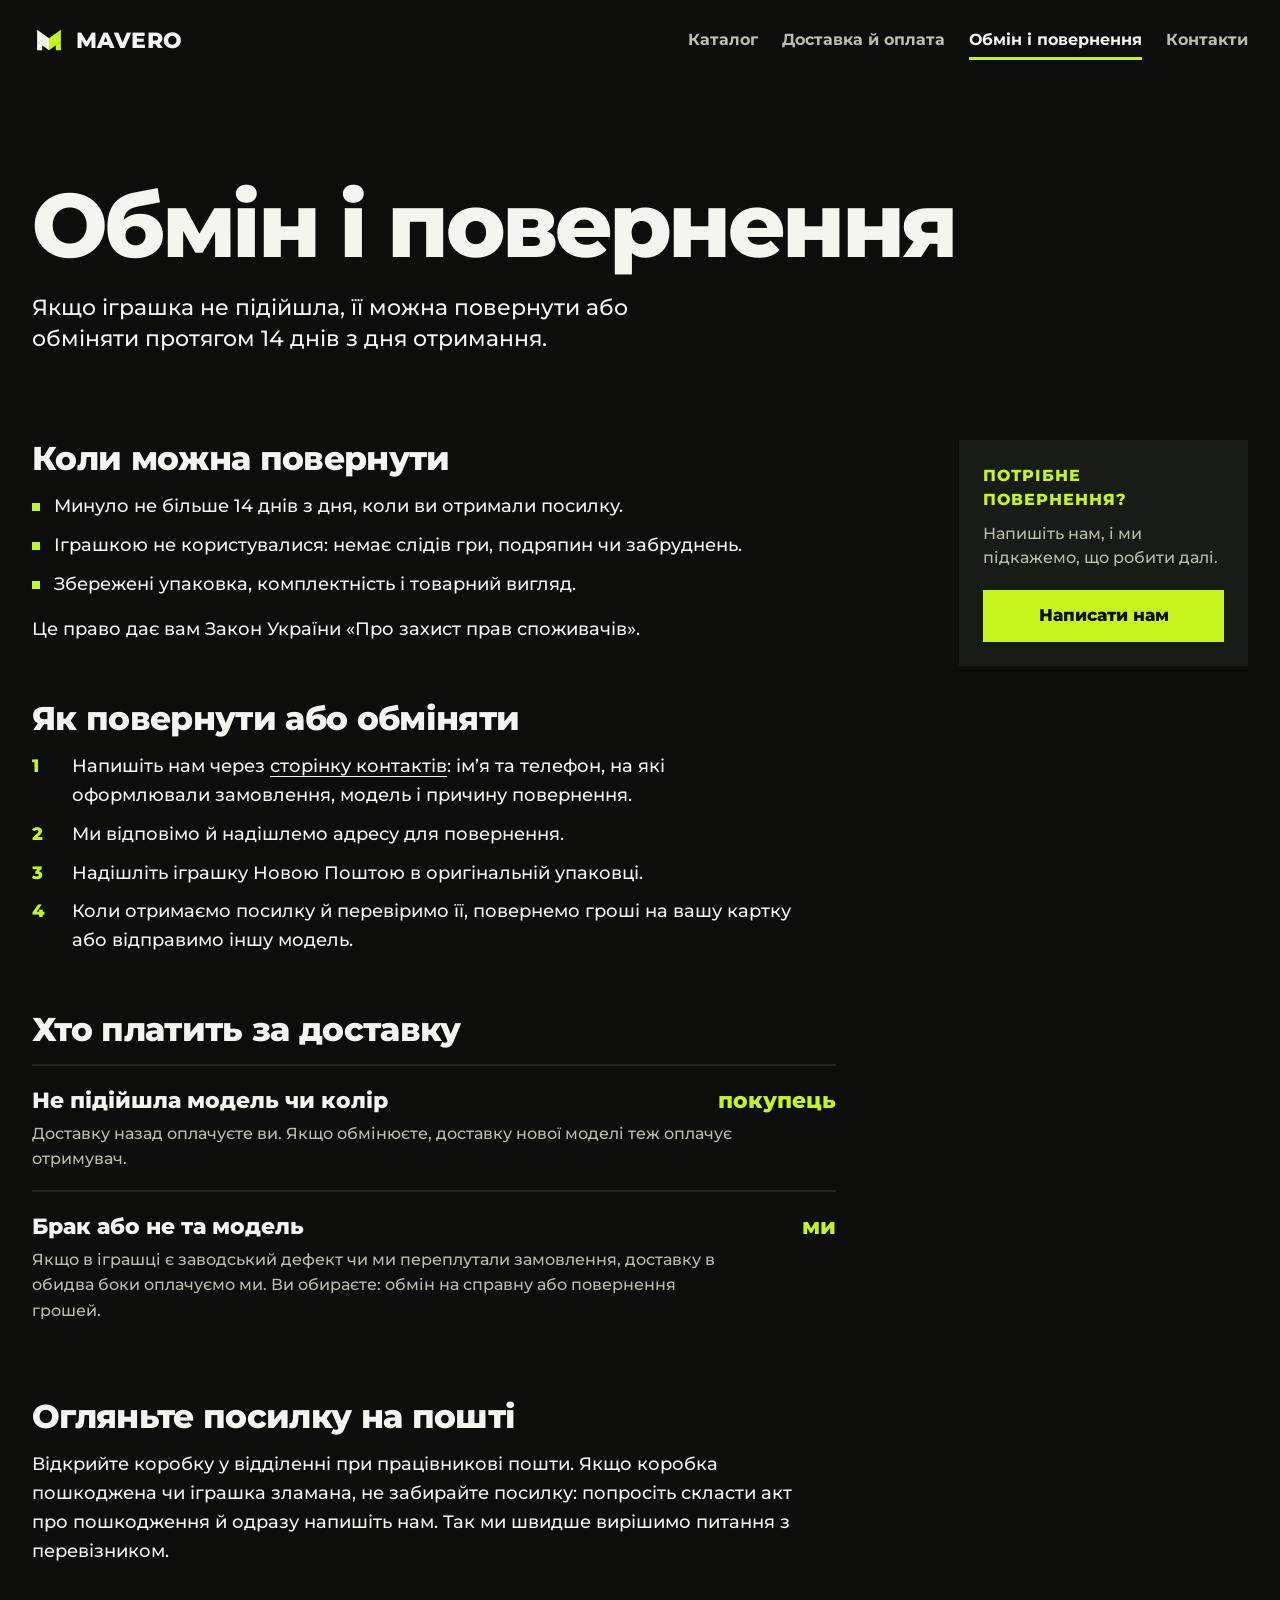
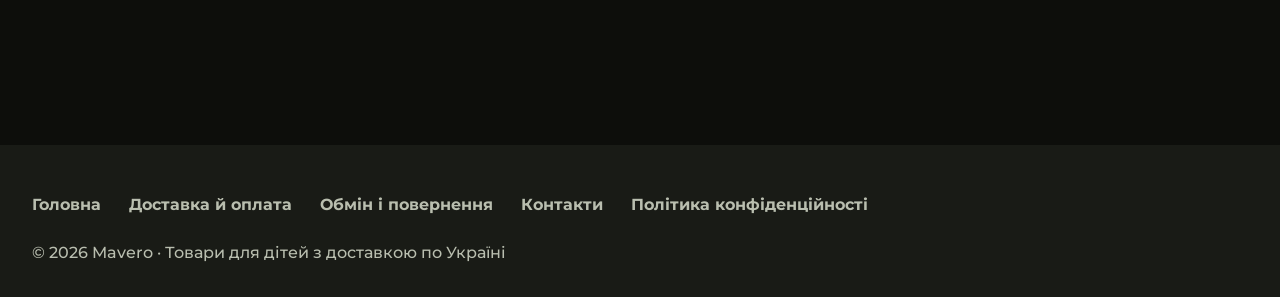
<file: povernennya.html>
<!doctype html>
<html lang="uk">
<head>
<meta charset="utf-8">
<meta name="viewport" content="width=device-width, initial-scale=1">
<title>Обмін і повернення — Mavero</title>
<meta name="description" content="Повернення й обмін товарів Mavero протягом 14 днів. Хто платить за доставку і як оформити.">
<link rel="canonical" href="https://maverokids.com/povernennya">
<link rel="icon" href="/assets/favicon.svg" type="image/svg+xml">
<link rel="apple-touch-icon" href="/assets/apple-touch-icon.png">
<meta property="og:type" content="website">
<meta property="og:site_name" content="Mavero">
<meta property="og:title" content="Обмін і повернення — Mavero">
<meta property="og:description" content="Повернення або обмін протягом 14 днів з дня отримання.">
<meta property="og:url" content="https://maverokids.com/povernennya">
<meta property="og:image" content="https://maverokids.com/assets/og-palatka.jpg">
<link rel="preconnect" href="https://fonts.googleapis.com">
<link rel="preconnect" href="https://fonts.gstatic.com" crossorigin>
<link href="https://fonts.googleapis.com/css2?family=Montserrat:wght@500;700;800&display=swap&subset=cyrillic" rel="stylesheet">
<link rel="stylesheet" href="/shared/base.css">
<link rel="stylesheet" href="/shared/page.css">
<script src="/shared/track.js"></script>
</head>
<body>
<header class="top">
  <a class="brandmark" href="/" aria-label="Mavero, на головну">
    <svg viewBox="0 0 40 40" aria-hidden="true"><path d="M6 8l14 10v14L6 22z" fill="#F3F5EE"/><path d="M34 8L20 18v14l14-10z" fill="#C6F51E"/><path d="M6 22v10h6V26z" fill="#F3F5EE"/><path d="M34 22v10h-6V26z" fill="#C6F51E"/></svg>
    MAVERO
  </a>
  <nav aria-label="Розділи">
    <a href="/#catalog">Каталог</a>
    <a href="/dostavka">Доставка й оплата</a>
    <a href="/povernennya" aria-current="page">Обмін і повернення</a>
    <a href="/kontakty">Контакти</a>
  </nav>
</header>

<main class="doc">
  <div class="doc-head">
    <h1>Обмін і повернення</h1>
    <p class="doc-lead">Якщо іграшка не підійшла, її можна повернути або обміняти протягом 14 днів з дня отримання.</p>
  </div>

  <div class="doc-body">
    <section>
      <h2>Коли можна повернути</h2>
      <ul>
        <li>Минуло не більше 14 днів з дня, коли ви отримали посилку.</li>
        <li>Іграшкою не користувалися: немає слідів гри, подряпин чи забруднень.</li>
        <li>Збережені упаковка, комплектність і товарний вигляд.</li>
      </ul>
      <p>Це право дає вам Закон України «Про захист прав споживачів».</p>
    </section>

    <section>
      <h2>Як повернути або обміняти</h2>
      <ol>
        <li>Напишіть нам через <a href="/kontakty">сторінку контактів</a>: ім’я та телефон, на які оформлювали замовлення, модель і причину повернення.</li>
        <li>Ми відповімо й надішлемо адресу для повернення.</li>
        <li>Надішліть іграшку Новою Поштою в оригінальній упаковці.</li>
        <li>Коли отримаємо посилку й перевіримо її, повернемо гроші на вашу картку або відправимо іншу модель.</li>
      </ol>
    </section>

    <section>
      <h2>Хто платить за доставку</h2>
      <div class="rows">
        <div class="row"><b>Не підійшла модель чи колір</b><span>покупець</span><p>Доставку назад оплачуєте ви. Якщо обмінюєте, доставку нової моделі теж оплачує отримувач.</p></div>
        <div class="row"><b>Брак або не та модель</b><span>ми</span><p>Якщо в іграшці є заводський дефект чи ми переплутали замовлення, доставку в обидва боки оплачуємо ми. Ви обираєте: обмін на справну або повернення грошей.</p></div>
      </div>
    </section>

    <section>
      <h2>Огляньте посилку на пошті</h2>
      <p>Відкрийте коробку у відділенні при працівникові пошти. Якщо коробка пошкоджена чи іграшка зламана, не забирайте посилку: попросіть скласти акт про пошкодження й одразу напишіть нам. Так ми швидше вирішимо питання з перевізником.</p>
    </section>
  </div>

  <aside class="doc-side">
    <h2>Потрібне повернення?</h2>
    <p>Напишіть нам, і ми підкажемо, що робити далі.</p>
    <a class="btn" href="/kontakty">Написати нам</a>
  </aside>
</main>
<footer class="bottom">
  <ul>
    <li><a href="/">Головна</a></li>
    <li><a href="/dostavka">Доставка й оплата</a></li>
    <li><a href="/povernennya">Обмін і повернення</a></li>
    <li><a href="/kontakty">Контакти</a></li>
    <li><a href="/privacy">Політика конфіденційності</a></li>
  </ul>
  <p>© 2026 Mavero · Товари для дітей з доставкою по Україні</p>
</footer>
</body>
</html>
</file>
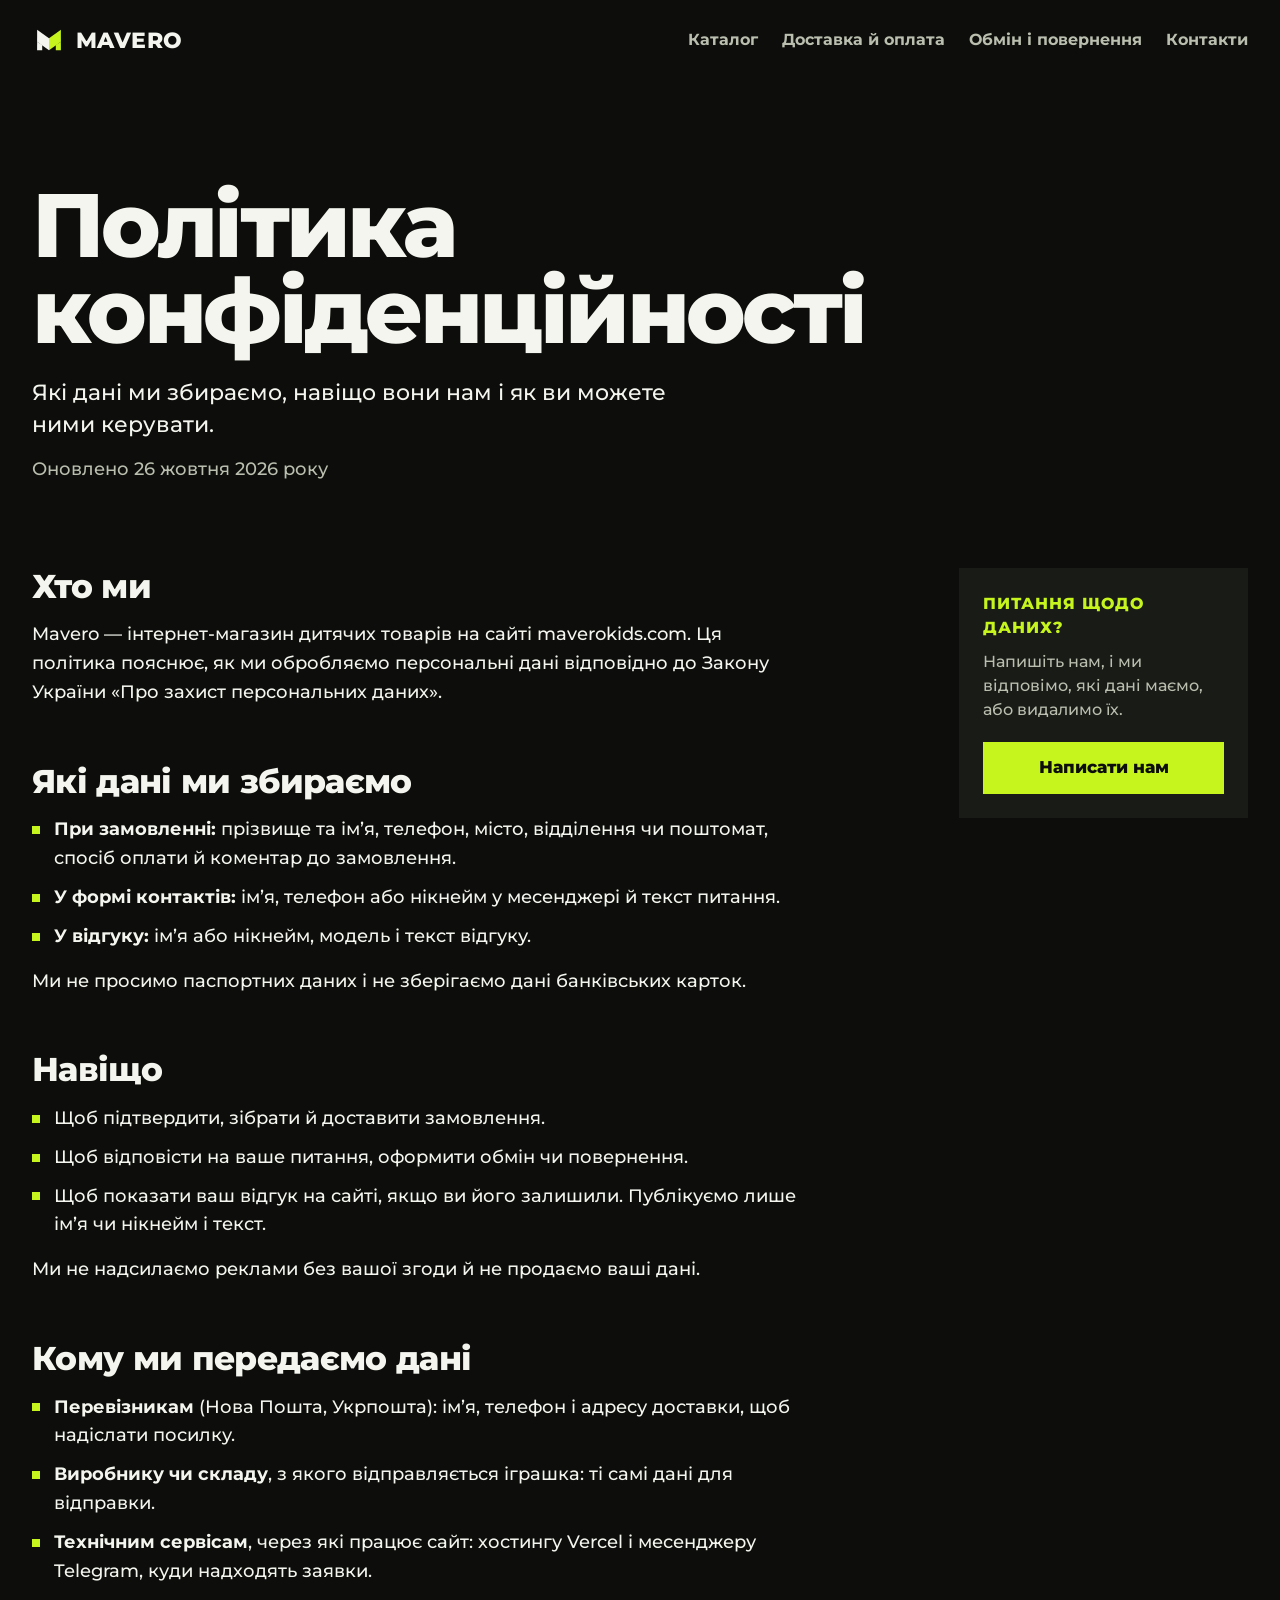
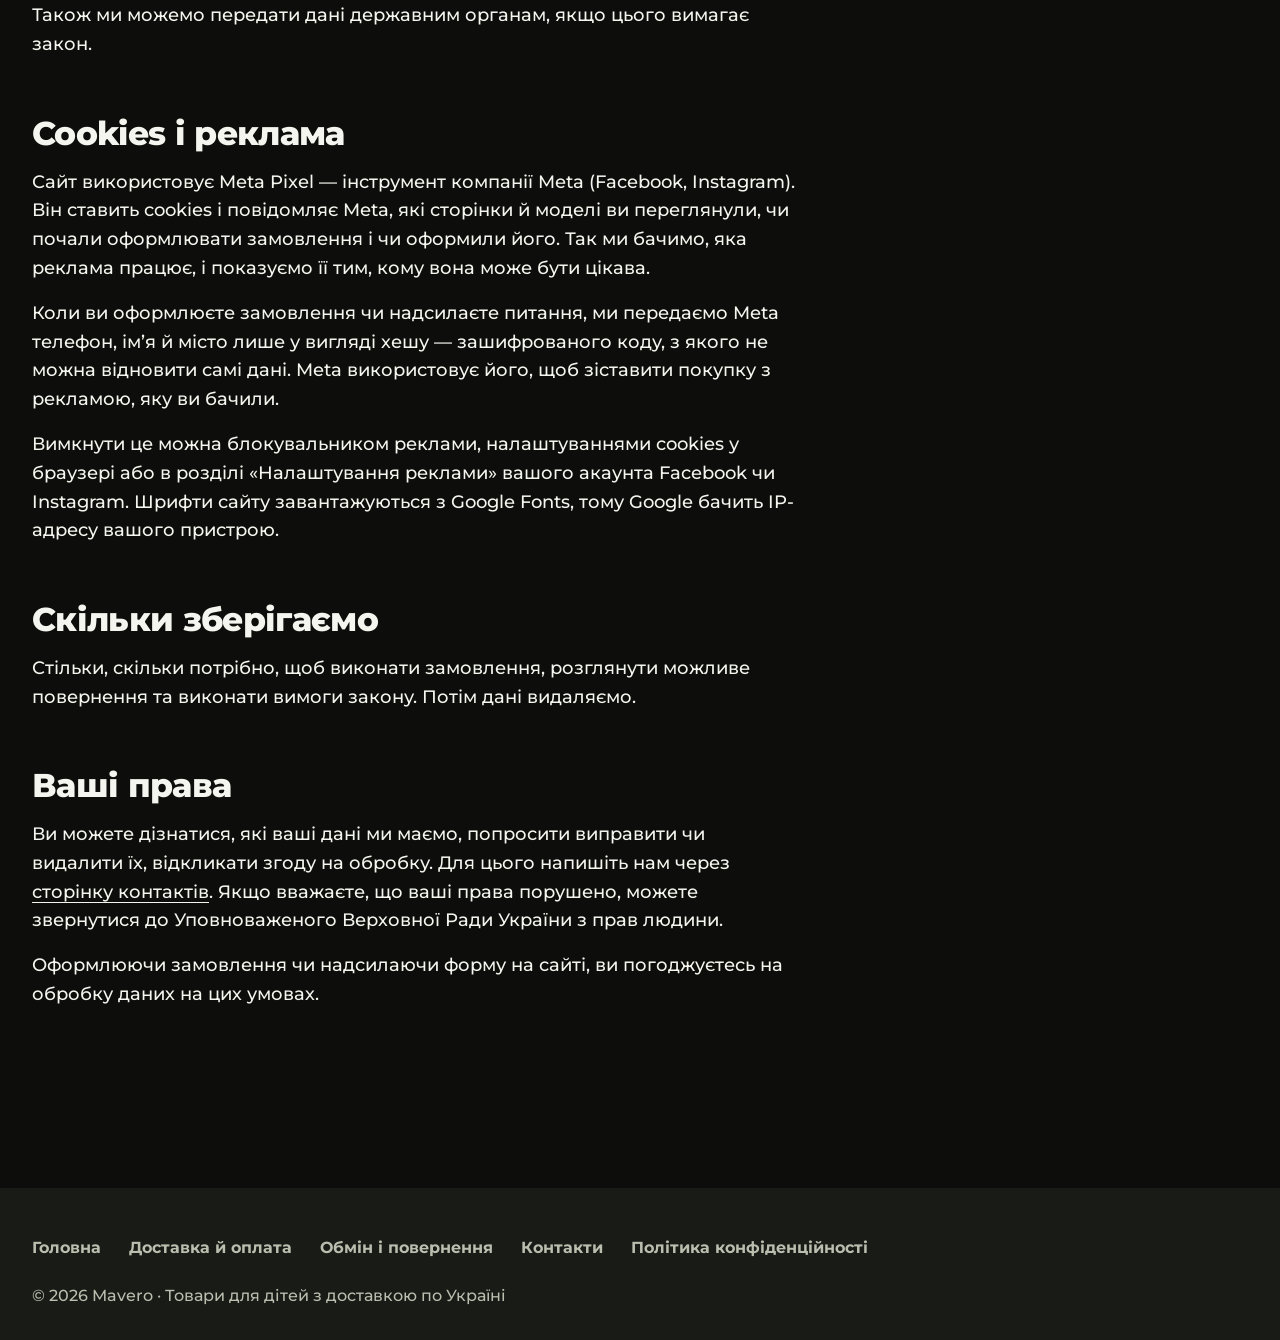
<file: privacy.html>
<!doctype html>
<html lang="uk">
<head>
<meta charset="utf-8">
<meta name="viewport" content="width=device-width, initial-scale=1">
<title>Політика конфіденційності — Mavero</title>
<meta name="description" content="Які персональні дані збирає інтернет-магазин Mavero, навіщо і як ними керувати.">
<link rel="canonical" href="https://maverokids.com/privacy">
<link rel="icon" href="/assets/favicon.svg" type="image/svg+xml">
<link rel="apple-touch-icon" href="/assets/apple-touch-icon.png">
<meta property="og:type" content="website">
<meta property="og:site_name" content="Mavero">
<meta property="og:title" content="Політика конфіденційності — Mavero">
<meta property="og:description" content="Які дані ми збираємо і як ними керувати.">
<meta property="og:url" content="https://maverokids.com/privacy">
<meta property="og:image" content="https://maverokids.com/assets/og-palatka.jpg">
<link rel="preconnect" href="https://fonts.googleapis.com">
<link rel="preconnect" href="https://fonts.gstatic.com" crossorigin>
<link href="https://fonts.googleapis.com/css2?family=Montserrat:wght@500;700;800&display=swap&subset=cyrillic" rel="stylesheet">
<link rel="stylesheet" href="/shared/base.css">
<link rel="stylesheet" href="/shared/page.css">
<script src="/shared/track.js"></script>
</head>
<body>
<header class="top">
  <a class="brandmark" href="/" aria-label="Mavero, на головну">
    <svg viewBox="0 0 40 40" aria-hidden="true"><path d="M6 8l14 10v14L6 22z" fill="#F3F5EE"/><path d="M34 8L20 18v14l14-10z" fill="#C6F51E"/><path d="M6 22v10h6V26z" fill="#F3F5EE"/><path d="M34 22v10h-6V26z" fill="#C6F51E"/></svg>
    MAVERO
  </a>
  <nav aria-label="Розділи">
    <a href="/#catalog">Каталог</a>
    <a href="/dostavka">Доставка й оплата</a>
    <a href="/povernennya">Обмін і повернення</a>
    <a href="/kontakty">Контакти</a>
  </nav>
</header>

<main class="doc">
  <div class="doc-head">
    <h1>Політика конфіденційності</h1>
    <p class="doc-lead">Які дані ми збираємо, навіщо вони нам і як ви можете ними керувати.</p>
    <p class="muted" style="margin-top:16px">Оновлено 26 жовтня 2026 року</p>
  </div>

  <div class="doc-body">
    <section>
      <h2>Хто ми</h2>
      <p>Mavero — інтернет-магазин дитячих товарів на сайті maverokids.com. Ця політика пояснює, як ми обробляємо персональні дані відповідно до Закону України «Про захист персональних даних».</p>
    </section>

    <section>
      <h2>Які дані ми збираємо</h2>
      <ul>
        <li><b>При замовленні:</b> прізвище та ім’я, телефон, місто, відділення чи поштомат, спосіб оплати й коментар до замовлення.</li>
        <li><b>У формі контактів:</b> ім’я, телефон або нікнейм у месенджері й текст питання.</li>
        <li><b>У відгуку:</b> ім’я або нікнейм, модель і текст відгуку.</li>
      </ul>
      <p>Ми не просимо паспортних даних і не зберігаємо дані банківських карток.</p>
    </section>

    <section>
      <h2>Навіщо</h2>
      <ul>
        <li>Щоб підтвердити, зібрати й доставити замовлення.</li>
        <li>Щоб відповісти на ваше питання, оформити обмін чи повернення.</li>
        <li>Щоб показати ваш відгук на сайті, якщо ви його залишили. Публікуємо лише ім’я чи нікнейм і текст.</li>
      </ul>
      <p>Ми не надсилаємо реклами без вашої згоди й не продаємо ваші дані.</p>
    </section>

    <section>
      <h2>Кому ми передаємо дані</h2>
      <ul>
        <li><b>Перевізникам</b> (Нова Пошта, Укрпошта): ім’я, телефон і адресу доставки, щоб надіслати посилку.</li>
        <li><b>Виробнику чи складу</b>, з якого відправляється іграшка: ті самі дані для відправки.</li>
        <li><b>Технічним сервісам</b>, через які працює сайт: хостингу Vercel і месенджеру Telegram, куди надходять заявки.</li>
      </ul>
      <p>Також ми можемо передати дані державним органам, якщо цього вимагає закон.</p>
    </section>

    <section>
      <h2>Cookies і реклама</h2>
      <p>Сайт використовує Meta Pixel — інструмент компанії Meta (Facebook, Instagram). Він ставить cookies і повідомляє Meta, які сторінки й моделі ви переглянули, чи почали оформлювати замовлення і чи оформили його. Так ми бачимо, яка реклама працює, і показуємо її тим, кому вона може бути цікава.</p>
      <p>Коли ви оформлюєте замовлення чи надсилаєте питання, ми передаємо Meta телефон, ім’я й місто лише у вигляді хешу — зашифрованого коду, з якого не можна відновити самі дані. Meta використовує його, щоб зіставити покупку з рекламою, яку ви бачили.</p>
      <p>Вимкнути це можна блокувальником реклами, налаштуваннями cookies у браузері або в розділі «Налаштування реклами» вашого акаунта Facebook чи Instagram. Шрифти сайту завантажуються з Google Fonts, тому Google бачить IP-адресу вашого пристрою.</p>
    </section>

    <section>
      <h2>Скільки зберігаємо</h2>
      <p>Стільки, скільки потрібно, щоб виконати замовлення, розглянути можливе повернення та виконати вимоги закону. Потім дані видаляємо.</p>
    </section>

    <section>
      <h2>Ваші права</h2>
      <p>Ви можете дізнатися, які ваші дані ми маємо, попросити виправити чи видалити їх, відкликати згоду на обробку. Для цього напишіть нам через <a href="/kontakty">сторінку контактів</a>. Якщо вважаєте, що ваші права порушено, можете звернутися до Уповноваженого Верховної Ради України з прав людини.</p>
      <p>Оформлюючи замовлення чи надсилаючи форму на сайті, ви погоджуєтесь на обробку даних на цих умовах.</p>
    </section>
  </div>

  <aside class="doc-side">
    <h2>Питання щодо даних?</h2>
    <p>Напишіть нам, і ми відповімо, які дані маємо, або видалимо їх.</p>
    <a class="btn" href="/kontakty">Написати нам</a>
  </aside>
</main>
<footer class="bottom">
  <ul>
    <li><a href="/">Головна</a></li>
    <li><a href="/dostavka">Доставка й оплата</a></li>
    <li><a href="/povernennya">Обмін і повернення</a></li>
    <li><a href="/kontakty">Контакти</a></li>
    <li><a href="/privacy">Політика конфіденційності</a></li>
  </ul>
  <p>© 2026 Mavero · Товари для дітей з доставкою по Україні</p>
</footer>
</body>
</html>
</file>
<file: shared/base.css>
/* Mavero — нейтральна основа для всіх варіантів (скидання, поля, кнопка, фокус). */
*,*::before,*::after{box-sizing:border-box}
html{-webkit-text-size-adjust:100%;scroll-behavior:smooth}
@media (prefers-reduced-motion:reduce){html{scroll-behavior:auto}}
body{margin:0;font-family:"Montserrat",system-ui,sans-serif;font-size:18px;line-height:1.5;font-weight:500;-webkit-font-smoothing:antialiased;overflow-x:hidden}
h1,h2,h3,p,ul,ol,figure,blockquote{margin:0;padding:0}
ul,ol{list-style:none}
img,svg{display:block;max-width:100%}
img{height:auto}
button{font:inherit;color:inherit;background:none;border:0;padding:0;cursor:pointer}
a{color:inherit}
:root{
  --m:clamp(16px,2.6vw,32px);
  --gap:clamp(12px,1.6vw,24px);
  --sec:clamp(120px,14vw,200px);
  --ease:cubic-bezier(.2,.7,.1,1);
}
.btn{display:inline-flex;align-items:center;justify-content:center;min-height:52px;padding:0 28px;background:var(--accent);color:var(--accent-ink);font-weight:800;font-size:17px;text-decoration:none;transition:transform .15s var(--ease),background .2s,color .2s}
.btn:hover{transform:translateY(-2px)}
.btn:active{transform:translateY(0) scale(.98)}
:focus-visible{outline:3px solid var(--accent);outline-offset:3px}
::selection{background:var(--accent);color:var(--accent-ink)}
.skip{position:absolute;left:-9999px;top:0;z-index:100;background:var(--accent);color:var(--accent-ink);padding:12px 16px}
.skip:focus{left:16px;top:16px}
[hidden]{display:none!important}
.hp{position:absolute;left:-9999px;width:1px;height:1px;opacity:0}
.pl-thumb img{width:100%;height:100%;object-fit:cover}
</file>
<file: shared/page.css>
/* Mavero — інформаційні сторінки (доставка, повернення, контакти, політика). */
:root{
  --bg:#0D0E0B; --surface:#191B16; --surface-2:#24271F; --ink:#F3F5EE; --muted:#B9BEAF;
  --accent:#C6F51E; --accent-ink:#0D0E0B; --pink:#EFA6BA; --sky:#7FA8DD;
  --s-h1:clamp(44px,7vw,96px); --s-h2:clamp(26px,2.6vw,36px); --s-lead:22px; --s-small:16px;
}
body{background:var(--bg);color:var(--ink)}

.top{display:flex;justify-content:space-between;align-items:center;gap:16px 32px;flex-wrap:wrap;padding:20px var(--m)}
.brandmark{text-decoration:none;display:inline-flex;align-items:center;gap:10px;font-weight:800;font-size:var(--s-lead);letter-spacing:.02em}
.brandmark svg{width:34px;height:34px}
.top nav{display:flex;flex-wrap:wrap;gap:4px 24px;font-size:var(--s-small);font-weight:700}
.top nav a{text-decoration:none;padding:8px 0;color:var(--muted)}
.top nav a:hover,.top nav a[aria-current="page"]{color:var(--ink)}
.top nav a[aria-current="page"]{box-shadow:inset 0 -3px 0 var(--accent)}

.doc{display:grid;grid-template-columns:repeat(12,minmax(0,1fr));gap:var(--gap);padding:clamp(48px,8vw,120px) var(--m) 0}
.doc-head{grid-column:1/-1;margin-bottom:clamp(40px,5vw,72px)}
.doc h1{font-size:var(--s-h1);font-weight:800;letter-spacing:-.04em;line-height:.95}
.doc-lead{font-size:var(--s-lead);max-width:44ch;margin-top:24px;line-height:1.45}
.doc-body{grid-column:1/9}
.doc-side{grid-column:10/13;align-self:start;position:sticky;top:32px;background:var(--surface);padding:24px}
.doc-side h2{font-size:var(--s-small);font-weight:800;text-transform:uppercase;letter-spacing:.06em;color:var(--accent)}
.doc-side p{font-size:var(--s-small);color:var(--muted);margin-top:10px;line-height:1.5}
.doc-side .btn{width:100%;margin-top:20px}

.doc-body section + section{margin-top:56px}
.doc-body h2{font-size:var(--s-h2);font-weight:800;letter-spacing:-.02em;line-height:1.1;margin-bottom:16px}
.doc-body p,.doc-body li{line-height:1.6;max-width:64ch}
.doc-body p + p,.doc-body ul + p,.doc-body ol + p{margin-top:16px}
.doc-body ul,.doc-body ol{margin-top:12px;display:grid;gap:10px}
.doc-body ul li{padding-left:22px;position:relative}
.doc-body ul li::before{content:"";position:absolute;left:0;top:.6em;width:8px;height:8px;background:var(--accent)}
.doc-body ol{counter-reset:n}
.doc-body ol li{counter-increment:n;padding-left:40px;position:relative}
.doc-body ol li::before{content:counter(n);position:absolute;left:0;top:0;font-weight:800;color:var(--accent)}
.doc-body a{text-decoration:underline;text-underline-offset:4px}
.doc-body a:hover{color:var(--accent)}
.doc-body b{font-weight:700}
.muted{color:var(--muted)}

.rows{margin-top:8px}
.row{display:grid;grid-template-columns:1fr auto;gap:4px 24px;padding:18px 0;border-top:2px solid var(--surface-2)}
.row b{font-size:var(--s-lead);font-weight:800}
.row span{font-size:var(--s-lead);font-weight:800;color:var(--accent);text-align:right;white-space:nowrap}
.rows + p{margin-top:20px}
.row p{grid-column:1/-1;font-size:var(--s-small);color:var(--muted)}

.form{display:grid;gap:0;max-width:560px;margin-top:8px}
.field{display:block;margin-bottom:16px}
.field span{display:block;font-size:var(--s-small);color:var(--muted);margin-bottom:6px}
.field input,.field textarea{width:100%;min-height:52px;padding:12px 16px;font:inherit;font-size:18px;background:var(--surface-2);color:var(--ink);border:2px solid transparent;border-radius:0}
.field textarea{resize:vertical;min-height:140px}
.field input:focus,.field textarea:focus{outline:none;border-color:var(--accent)}
.form .btn{justify-self:start}
.field-err{display:block;color:#FF9C8A;font-size:var(--s-small);line-height:1.4;margin-top:6px}
.field-err:empty{display:none}
.field [aria-invalid="true"],.field [aria-invalid="true"]:focus{border-color:#FF9C8A}
.form-err{color:#FF9C8A;font-size:var(--s-small);min-height:1.4em;margin-top:8px}
.form-ok{font-size:var(--s-lead);font-weight:700;color:var(--accent)}
.form.is-sent .field,.form.is-sent .btn{display:none}

.bottom{margin-top:var(--sec);background:var(--surface);padding:48px var(--m) 32px;display:flex;flex-wrap:wrap;justify-content:space-between;gap:24px 48px}
.bottom ul{display:flex;flex-wrap:wrap;gap:8px 28px;font-size:var(--s-small);font-weight:700}
.bottom a{text-decoration:none;color:var(--muted)}
.bottom a:hover{color:var(--ink)}
.bottom p{font-size:var(--s-small);color:var(--muted)}

@media (max-width:820px){
  .doc{display:block}
  .top nav{gap:4px 18px}
  .doc-body,.doc-side{grid-column:1/-1}
  .doc-side{position:static;margin-top:48px}
  .row b,.row span{font-size:18px}
  .form .btn{width:100%}
}
</file>
